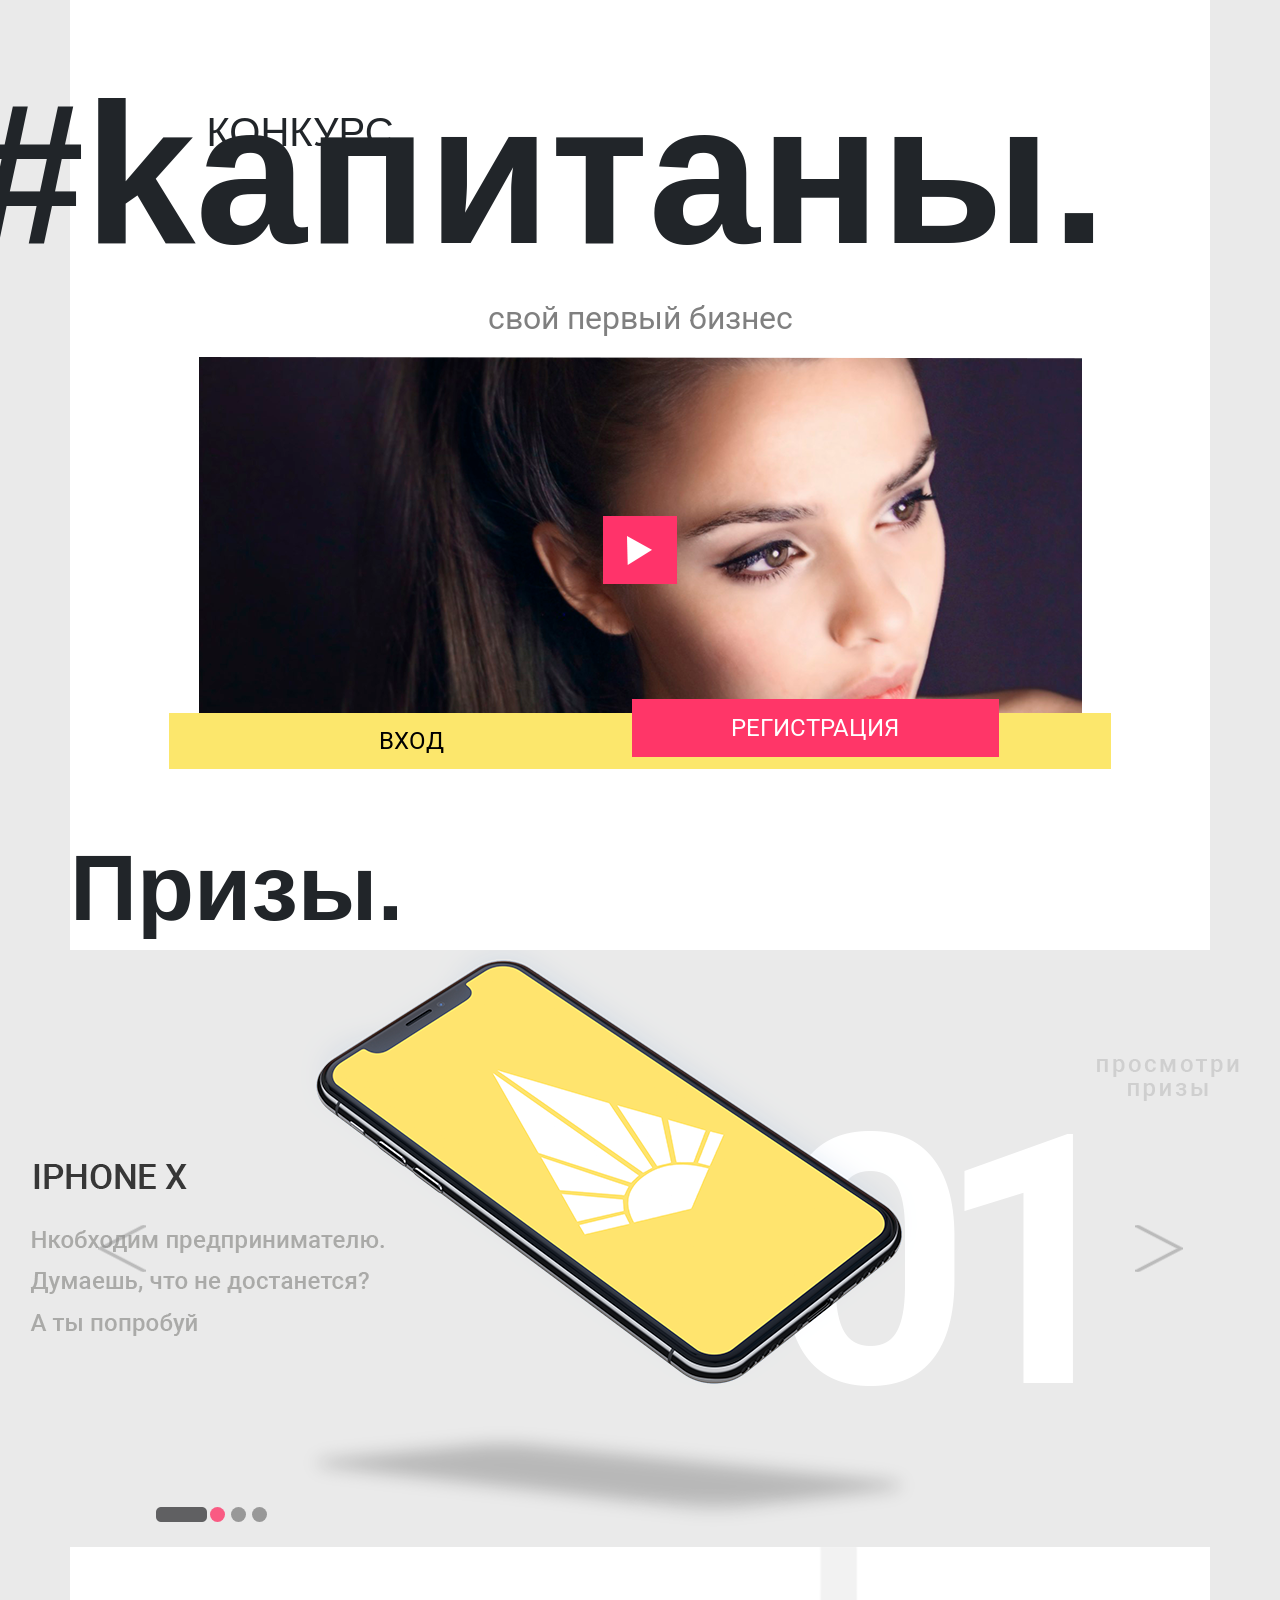
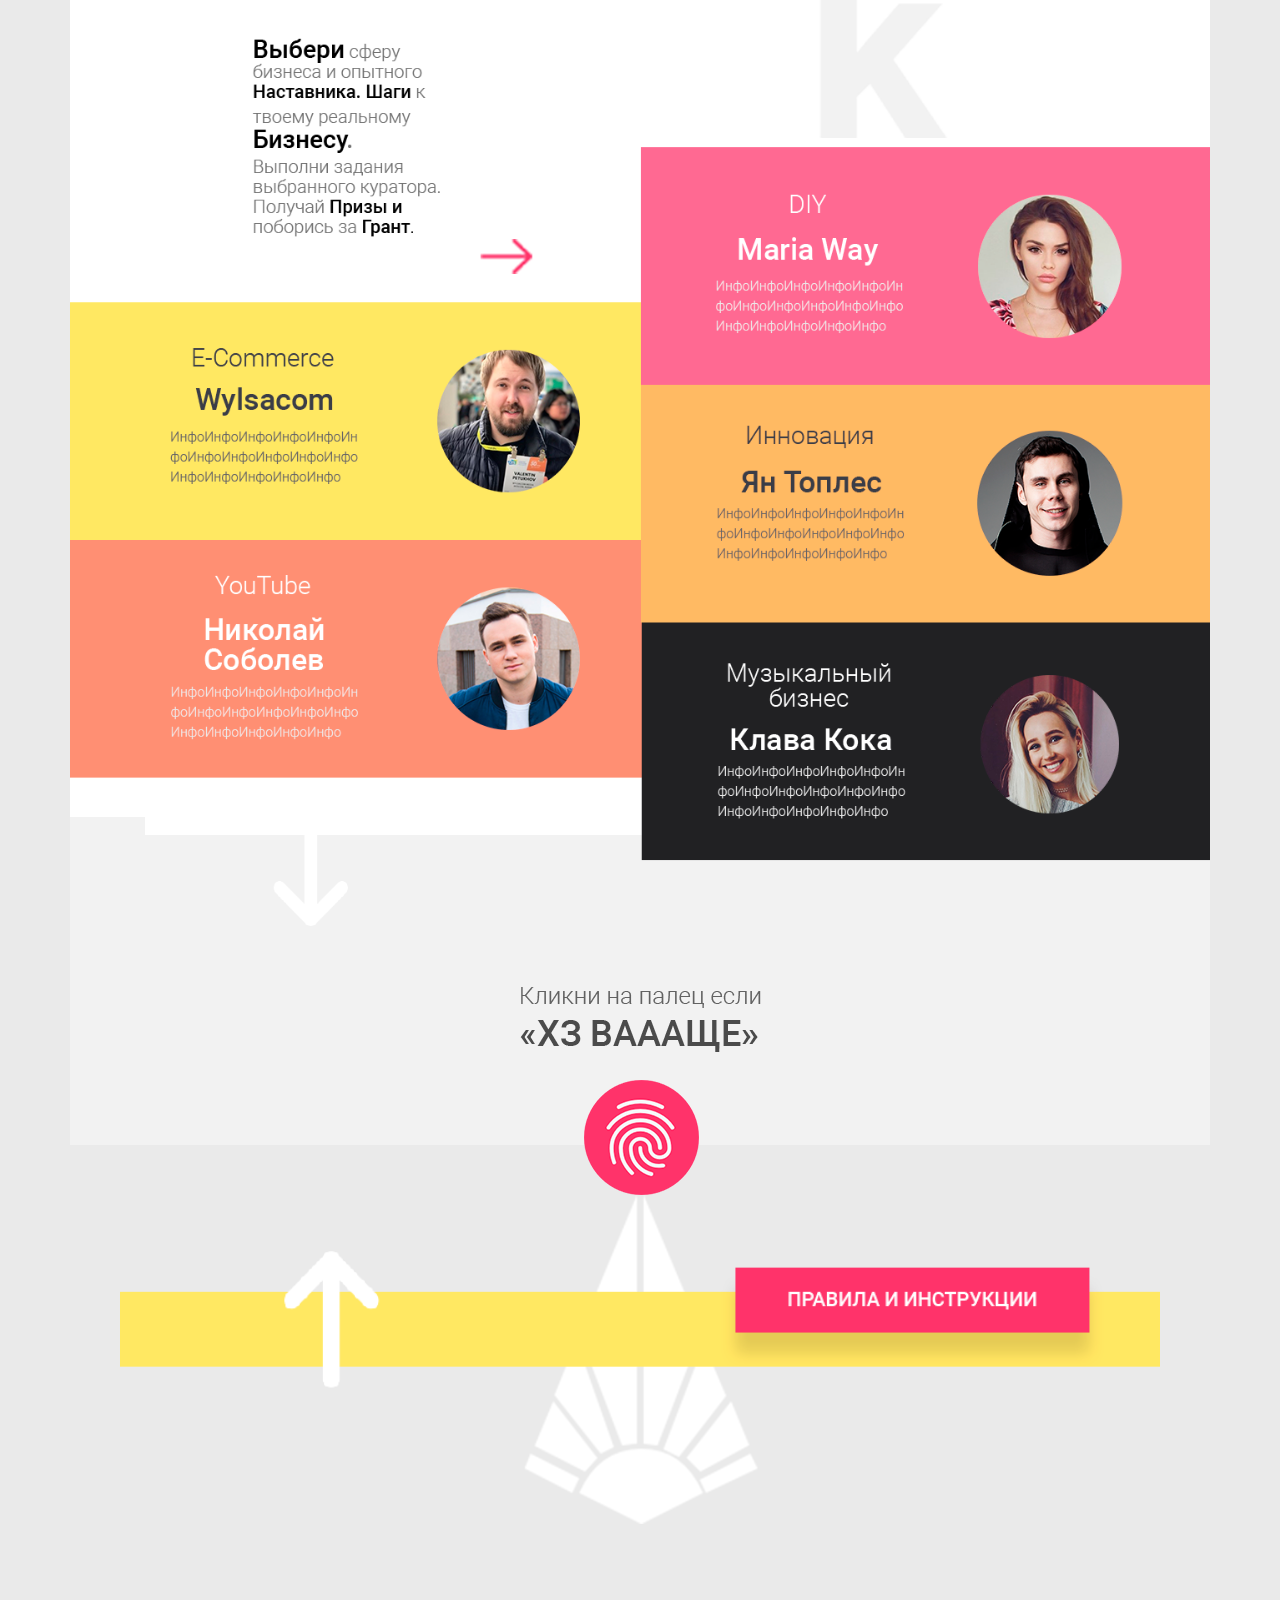
<file: index.html>
<!DOCTYPE html PUBLIC "-//W3C//DTD XHTML 1.0 Transitional//EN" "http://www.w3.org/TR/xhtml1/DTD/xhtml1-transitional.dtd">
<html xmlns="http://www.w3.org/1999/xhtml">
<head>
	<meta http-equiv="Content-Type" content="text/html; charset=utf-8"/>
	<meta name="viewport" content="width=device-width, initial-scale=1.0"/>
	<title>Верстка PSD</title>
	<link href="https://fonts.googleapis.com/css?family=Roboto:400,500i" rel="stylesheet">
	<link rel="stylesheet" href="css/style.css">
	<script type="text/javascript" src="js/jquery-3.2.1.min.js"></script>
	<link rel="stylesheet" href="css/bootstrap.css">
<script src="js/bootstrap.min.js"></script>
<link rel="stylesheet" href="https://www.w3schools.com/w3css/4/w3.css">
</head>
<body>

	<!--Pop-up Авторизация-->
   
    <div id="wrapper">
       <div id="popup" class="pop-up_1">
        <div id="home">
            <div class="container clearfix">
                <h2>Авторизация</h2>
                <button class="btn">Вход через Вконтакте</button>
                <img id="logo" src="img/vk-logo.png">
                <img onclick="auth()" id="cross" src="img/cross.png">
                <ul id="inputs">
                    <li class="lbl"><label for="#input1">Ваш email</label></li>
                    <li class="npt"><input type="email"></li>
                    <li class="pw"><label for="#input2">Пароль</label></li>
                    <li><input type="password"></li>
                    
                    <li class="checkbox"><input id="chk1" type="checkbox"><label for="chk1"></label><span>Запомнить меня</span></li>
                    <li class="checkbox"><input id="chk2" type="checkbox">
                    <label for="chk2"></label><span>Чужой Компьютер</span></li>
                </ul>
                <button class="btn1">ВОЙТИ</button>
            </div>
        </div>
    </div>
    
    <!--Popup-reg-->
    
    <div id="popup1" class="pop-up_2">
        <div id="home">
            <div class="container clearfix">
               <h2>Регистрация</h2>
                <button class="btn">Вход через Вконтакте</button>
                <img id="logo" src="img/vk-logo.png">
                <img onclick="auth1()" id="cross" src="img/cross.png">
                   <ul class="reg-form"> 
                   <button class="btn2">У меня нет аккаунта вконтакте</button>
                    <li class="checkbox"><input id="chk3" type="checkbox"><label for="chk3"></label><span>Принимаю правила конкурса</span></li>
                    <li class="checkbox"><input id="chk4" type="checkbox">
                    <label for="chk4"></label><span>Согласен с политикой обработки <br>персональных данных</span></li>
                </ul>
                <button class="btn1">ВОЙТИ</button>
            </div>
        </div>
    </div>
    
    
    <div class="container-big">
        <div class="header-main">
           <div class="container clearfix">
           <h2 class="h2-font">Конкурс</h2>
            <h1 class="h1-font">#kапитаны.</h1>
            <p id="pt">свой первый бизнес</p>
            <img class="img-responsive" id="video-img" src="img/video.png">
            <button id="button-login" onclick="auth()">вход</button>
            <button onclick="auth1()" id="button-reg">Регистрация</button>
        </div>
    </div>
    
    <div class="container clearfix">
        <div class="prizes">
          <h1 id="prize-heading">Призы.</h1>
        </div>
           
            
        </div>
    
        <div class="container-big"> 
      <div id="carouselExampleIndicators" class="carousel slide" data-ride="carousel" style="background-color:#eaeaea;">
  <ol class="carousel-indicators">
   <img src="img/button-long.png" style="width:51px;height:15px;">
    <li data-target="#carouselExampleIndicators" data-slide-to="0" class="active"></li>
    <li data-target="#carouselExampleIndicators" data-slide-to="1"></li>
    <li data-target="#carouselExampleIndicators" data-slide-to="2"></li>
  </ol>
  <div class="carousel-inner" role="listbox">
    <div class="carousel-item active">
      <img class="d-block img-fluid" src="img/prize.png" alt="First slide">
    </div>
    <div class="carousel-item">
      <img class="d-block img-fluid" src="img/prize.png" alt="Second slide">
    </div>
    <div class="carousel-item">
      <img class="d-block img-fluid" src="img/prize.png" alt="Third slide">
    </div>
  </div>
  <a class="carousel-control-prev" href="#carouselExampleIndicators" role="button" data-slide="prev">
    <span class="carousel-control-prev-icon" aria-hidden="true"></span>
    <span class="sr-only">Previous</span>
  </a>
  <a class="carousel-control-next" href="#carouselExampleIndicators" role="button" data-slide="next">
    <span class="carousel-control-next-icon" aria-hidden="true"></span>
    <span class="sr-only">Next</span>
  </a>
</div>
        </div>
          
           
            
            <div class="container blog">
                <img class="blogers" src="img/blogers.png">
            </div>
            
            <div class="container clearfix">
                <div class="finger">
                    <img src="img/logo-group-bottom.png" style="width:100%;max-width:241px;max-height:208px;position:relative;top:110px">
                </div>
        </div>
                <div class="container">
                <div class="logo-bottom">
                    <img src="img/logo-white-bottom.png" style="width:100%">
                </div>
                </div>
        </div>
    </div>
       
    <script type="text/javascript">
        
         function auth() {
    var x = document.getElementById("popup");
    if (x.style.display === "none") {
        x.style.display = "block";
    } else {
        x.style.display = "none";
    };
};
        
        function auth1() {
            var x = document.getElementById("popup1");
    if (x.style.display === "none") {
        x.style.display = "block";
    } else {
        x.style.display = "none";
    };
};
        
        var slideIndex = 1;
showDivs(slideIndex);

function plusDivs(n) {
  showDivs(slideIndex += n);
}

function currentDiv(n) {
  showDivs(slideIndex = n);
}

function showDivs(n) {
  var i;
  var x = document.getElementsByClassName("prize");
  var dots = document.getElementsByClassName("dots");
  if (n > x.length) {slideIndex = 1}    
  if (n < 1) {slideIndex = x.length}
  for (i = 0; i < x.length; i++) {
     x[i].style.display = "none";  
  }
  for (i = 0; i < dots.length; i++) {
     dots[i].className = dots[i].className.replace(" dot-red", "");
  }
  x[slideIndex-1].style.display = "block";  
  dots[slideIndex-1].className += " dot-red";
}

        
    </script>
</body>
</html>
</file>
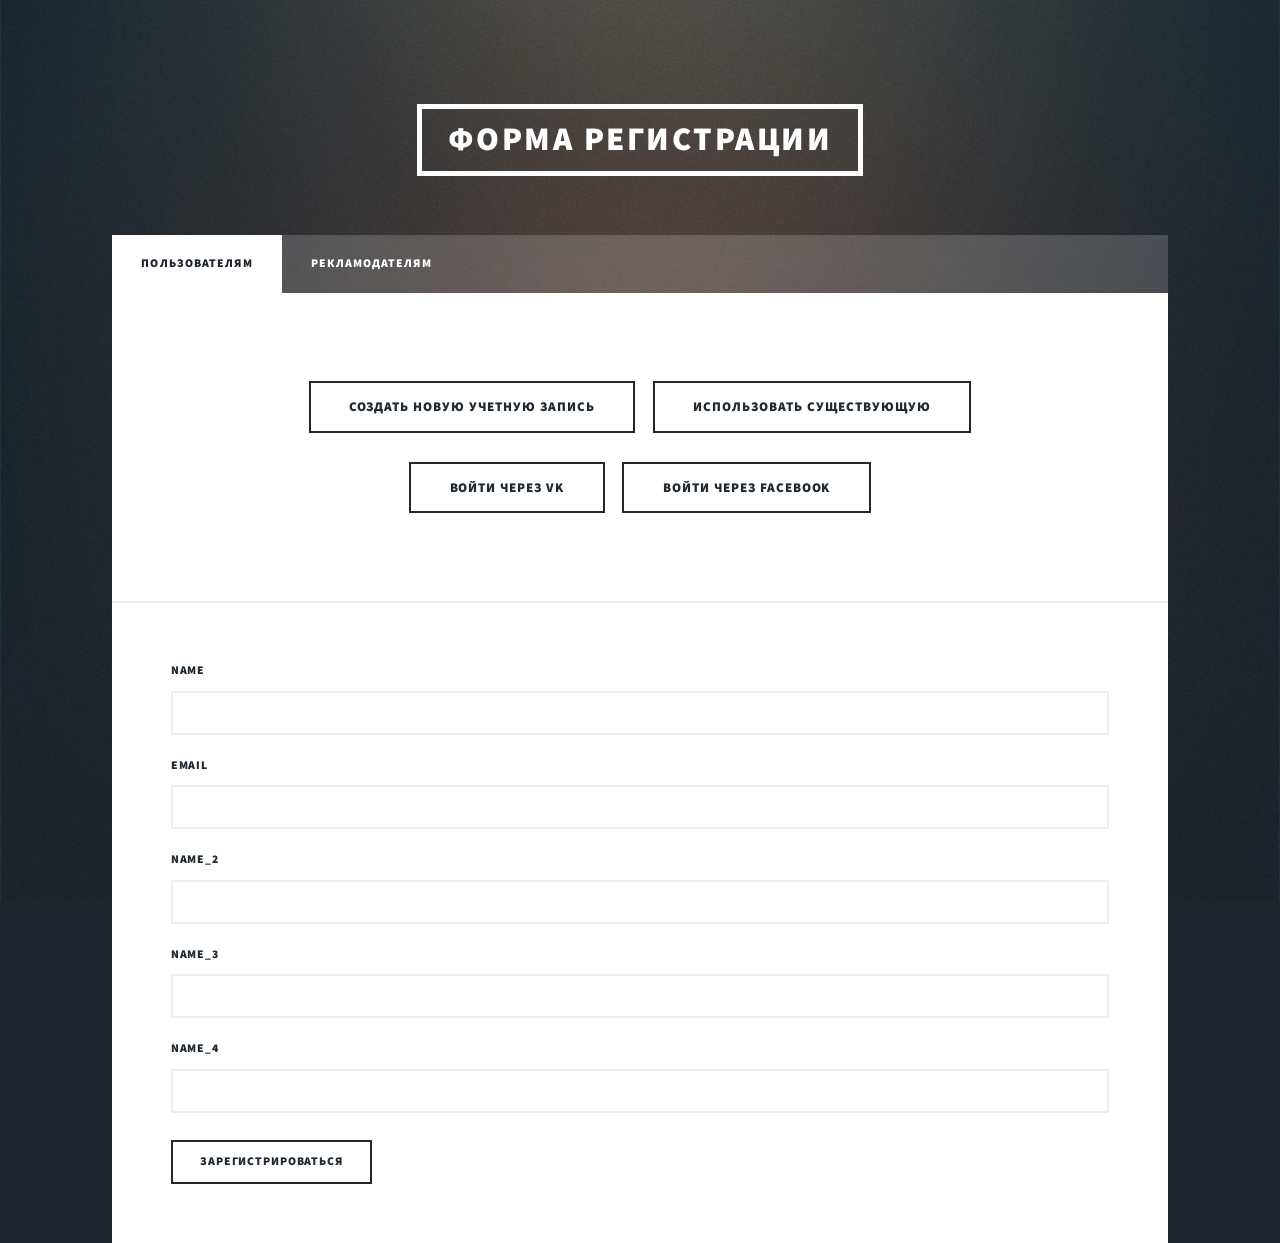
<file: Opros.io view/index.html>
<!DOCTYPE HTML>
<!--
	Massively by HTML5 UP
	html5up.net | @ajlkn
	Free for personal and commercial use under the CCA 3.0 license (html5up.net/license)
-->
<html>
	<head>
		<title>User Registration</title>
		<meta charset="utf-8" />
		<meta name="viewport" content="width=device-width, initial-scale=1, user-scalable=no" />
		<link rel="stylesheet" href="assets/css/main.css" />
		<noscript><link rel="stylesheet" href="assets/css/noscript.css" /></noscript>
	</head>
	<body class="is-loading">

		<!-- Wrapper -->
			<div id="wrapper" class="fade-in">

				<!-- Header -->
					<header id="header">
						<a href="index.html" class="logo">Форма Регистрации</a>
					</header>

				<!-- Nav -->
					 <nav id="nav">
						<ul class="links">
							<li class="active"><a href="index.html">Пользователям</a></li>
              <li><a href="reklama-form.html">Рекламодателям</a></li>
						</ul>
					</nav>

				<!-- Main -->
					<div id="main">

						<!-- Featured Post -->
            <article class="post featured">
            <ul class="actions">
              <li><a href="./index.html" class="button big" id="new-account">Создать новую учетную запись</a></li>
              <li><a href="./existing.html" class="button big" id="ex-account">Использовать существующую</a></li>
            </ul>
            <ul class="actions">
              <li><a href="#" class="button big">Войти через VK</a></li>
              <li><a href="#" class="button big">Войти через FaceBook</a></li>
            </ul>
          </article>
          <!--
							<article class="post featured">
								<header class="major">
									<span class="date">April 25, 2017</span>
									<h2><a href="#">And this is a<br />
									massive headline</a></h2>
									<p>Aenean ornare velit lacus varius enim ullamcorper proin aliquam<br />
									facilisis ante sed etiam magna interdum congue. Lorem ipsum dolor<br />
									amet nullam sed etiam veroeros.</p>
								</header>
								<a href="#" class="image main"><img src="images/pic01.jpg" alt="" /></a>
								<ul class="actions">
									<li><a href="#" class="button big">Full Story</a></li>
								</ul>
							</article> -->

						<!-- Posts -->
            <!--
							<section class="posts">
								<article>
									<header>
										<span class="date">April 24, 2017</span>
										<h2><a href="#">Sed magna<br />
										ipsum faucibus</a></h2>
									</header>
									<a href="#" class="image fit"><img src="images/pic02.jpg" alt="" /></a>
									<p>Donec eget ex magna. Interdum et malesuada fames ac ante ipsum primis in faucibus. Pellentesque venenatis dolor imperdiet dolor mattis sagittis magna etiam.</p>
									<ul class="actions">
										<li><a href="#" class="button">Full Story</a></li>
									</ul>
								</article>
								<article>
									<header>
										<span class="date">April 22, 2017</span>
										<h2><a href="#">Primis eget<br />
										imperdiet lorem</a></h2>
									</header>
									<a href="#" class="image fit"><img src="images/pic03.jpg" alt="" /></a>
									<p>Donec eget ex magna. Interdum et malesuada fames ac ante ipsum primis in faucibus. Pellentesque venenatis dolor imperdiet dolor mattis sagittis magna etiam.</p>
									<ul class="actions">
										<li><a href="#" class="button">Full Story</a></li>
									</ul>
								</article>
								<article>
									<header>
										<span class="date">April 18, 2017</span>
										<h2><a href="#">Ante mattis<br />
										interdum dolor</a></h2>
									</header>
									<a href="#" class="image fit"><img src="images/pic04.jpg" alt="" /></a>
									<p>Donec eget ex magna. Interdum et malesuada fames ac ante ipsum primis in faucibus. Pellentesque venenatis dolor imperdiet dolor mattis sagittis magna etiam.</p>
									<ul class="actions">
										<li><a href="#" class="button">Full Story</a></li>
									</ul>
								</article>
								<article>
									<header>
										<span class="date">April 14, 2017</span>
										<h2><a href="#">Tempus sed<br />
										nulla imperdiet</a></h2>
									</header>
									<a href="#" class="image fit"><img src="images/pic05.jpg" alt="" /></a>
									<p>Donec eget ex magna. Interdum et malesuada fames ac ante ipsum primis in faucibus. Pellentesque venenatis dolor imperdiet dolor mattis sagittis magna etiam.</p>
									<ul class="actions">
										<li><a href="#" class="button">Full Story</a></li>
									</ul>
								</article>
								<article>
									<header>
										<span class="date">April 11, 2017</span>
										<h2><a href="#">Odio magna<br />
										sed consectetur</a></h2>
									</header>
									<a href="#" class="image fit"><img src="images/pic06.jpg" alt="" /></a>
									<p>Donec eget ex magna. Interdum et malesuada fames ac ante ipsum primis in faucibus. Pellentesque venenatis dolor imperdiet dolor mattis sagittis magna etiam.</p>
									<ul class="actions">
										<li><a href="#" class="button">Full Story</a></li>
									</ul>
								</article>
								<article>
									<header>
										<span class="date">April 7, 2017</span>
										<h2><a href="#">Augue lorem<br />
										primis vestibulum</a></h2>
									</header>
									<a href="#" class="image fit"><img src="images/pic07.jpg" alt="" /></a>
									<p>Donec eget ex magna. Interdum et malesuada fames ac ante ipsum primis in faucibus. Pellentesque venenatis dolor imperdiet dolor mattis sagittis magna etiam.</p>
									<ul class="actions">
										<li><a href="#" class="button">Full Story</a></li>
									</ul>
								</article>
							</section> -->

						<!-- Footer -->
							<!--<footer>
								<div class="pagination">
                -->
									<!--<a href="#" class="previous">Prev</a>
									<a href="#" class="page active">1</a>
									<a href="#" class="page">2</a>
									<a href="#" class="page">3</a>
									<span class="extra">&hellip;</span>
									<a href="#" class="page">8</a>
									<a href="#" class="page">9</a>
									<a href="#" class="page">10</a>
									<a href="#" class="next">Next</a>
								</div>
							</footer>

					</div> -->

				<!-- Footer -->
						<article>
							<form method="post" action="#" class="form-new">
								<div class="field">
									<label for="name">Name</label>
									<input type="text" name="name" id="name" />
								</div>
								<div class="field">
									<label for="email">Email</label>
									<input type="text" name="email" id="email" />
								</div>
								<div class="field">
									<label for="name_2">Name_2</label>
									<input type="text" name="name_2" id="name_2" />
								</div>
                <div class="field">
									<label for="name_3">Name_3</label>
									<input type="text" name="name_3" id="name_3" />
								</div>
                <div class="field">
									<label for="name_4">Name_4</label>
									<input type="text" name="name_4" id="name_4" />
								</div>
								<ul class="actions">
									<li><a href="./registration_suc.html" class="button medium">Зарегистрироваться</a></li>
								</ul>
							</form>
						</article>
						<!--<section class="split contact">
							<section class="alt">
								<h3>Address</h3>
								<p>1234 Somewhere Road #87257<br />
								Nashville, TN 00000-0000</p>
							</section>
							<section>
								<h3>Phone</h3>
								<p><a href="#">(000) 000-0000</a></p>
							</section>
							<section>
								<h3>Email</h3>
								<p><a href="#">info@untitled.tld</a></p>
							</section>
							<section>
								<h3>Social</h3>
								<ul class="icons alt">
									<li><a href="#" class="icon alt fa-twitter"><span class="label">Twitter</span></a></li>
									<li><a href="#" class="icon alt fa-facebook"><span class="label">Facebook</span></a></li>
									<li><a href="#" class="icon alt fa-instagram"><span class="label">Instagram</span></a></li>
									<li><a href="#" class="icon alt fa-github"><span class="label">GitHub</span></a></li>
								</ul>
							</section>
						</section>
					</footer> -->

				<!-- Copyright -->
					<!--<div id="copyright">
						<ul><li>&copy; Untitled</li><li>Design: <a href="https://html5up.net">HTML5 UP</a></li></ul>
					</div>

			</div> -->
    <!--Pop-up-->
    <div class="popup form-new" id="popup">
      <span class="home"></span>
      <p class="popup_p">Регистрация прошла успешно!</p>
      <p>Ваш Кошелек был создан! Номер кошелька: №###########</p>
        <a class="close" href="#">Close</a>
        <button class="close">Close</button>
      </div>

		<!-- Scripts -->
			<script src="assets/js/jquery.min.js"></script>
			<script src="assets/js/jquery.scrollex.min.js"></script>
			<script src="assets/js/jquery.scrolly.min.js"></script>
			<script src="assets/js/skel.min.js"></script>
			<script src="assets/js/util.js"></script>
			<script src="assets/js/main.js"></script>
      <script src="assets/js/myscript.js"></script>

	</body>
</html>
</file>
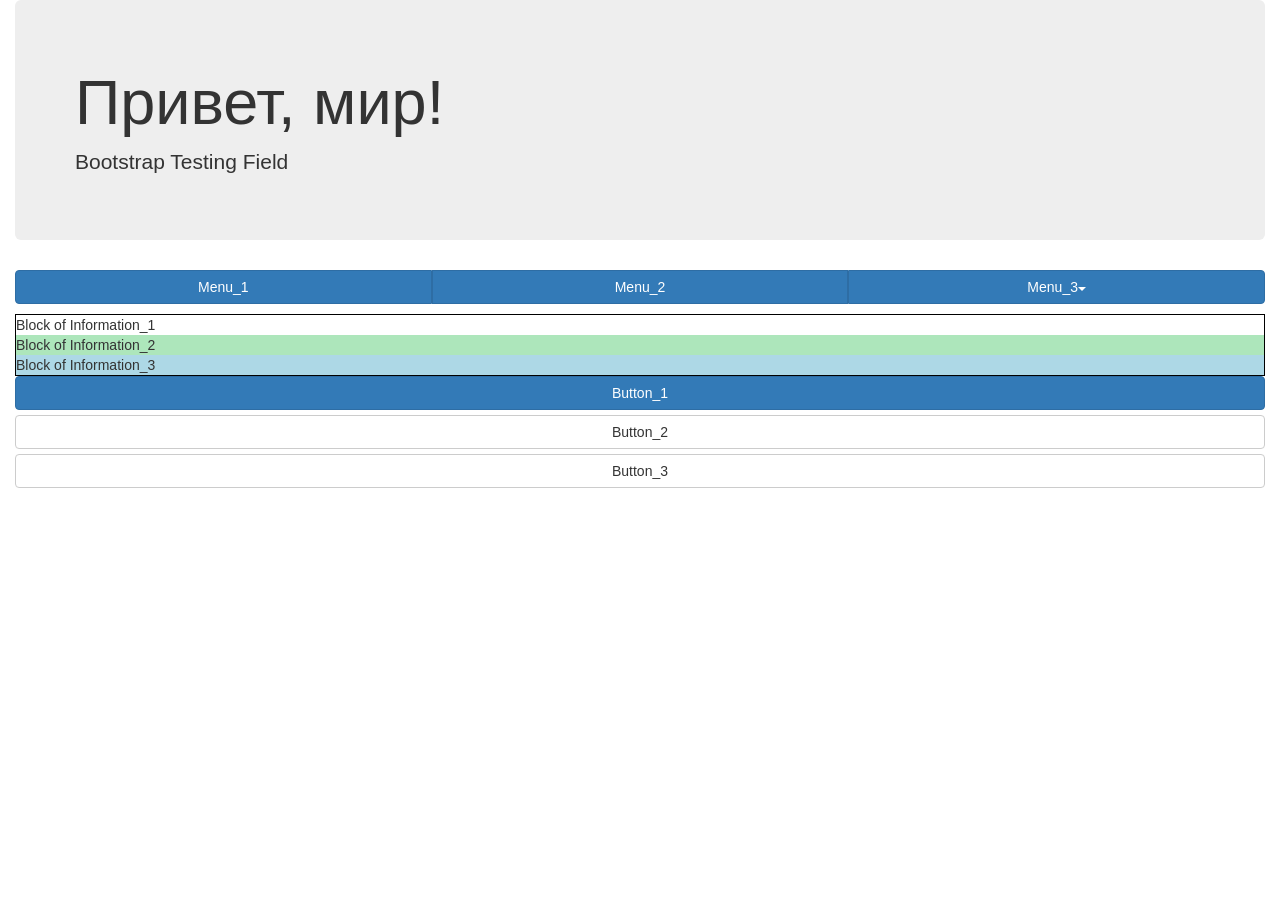
<file: Project_2_bootstrap_less/index.html>
<!DOCTYPE html>
<html lang="en">
  <head>
    <meta charset="utf-8">
    <meta http-equiv="X-UA-Compatible" content="IE=edge">
    <meta name="viewport" content="width=device-width, initial-scale=1">
    <title>Bootstrap 101 Template</title>

    <!-- Bootstrap -->
    <link href="css/bootstrap.min.css" rel="stylesheet">
      <link href="styles.css" rel="stylesheet">

    <!-- HTML5 Shim and Respond.js IE8 support of HTML5 elements and media queries -->
    <!-- WARNING: Respond.js doesn't work if you view the page via file:// -->
    <!--[if lt IE 9]>
      <script src="https://oss.maxcdn.com/libs/html5shiv/3.7.0/html5shiv.js"></script>
      <script src="https://oss.maxcdn.com/libs/respond.js/1.4.2/respond.min.js"></script>
    <![endif]-->
  </head>
  <body>
      <div class="container-fluid">
          <div class="jumbotron">
    <h1>Привет, мир!</h1>
              <p> Bootstrap Testing Field</p>
          </div>
      <div class="btn-group btn-group-justified">
          <div class="btn-group">
              <button type="button" class="btn btn-primary">Menu_1</button></div>
          <div class="btn-group">
              <button type="button" class="btn btn-primary">Menu_2</button></div>
          <div class="btn-group">
              <button type="button" class="btn btn-primary dropdown-toggle" data-toggle="dropdown">Menu_3<span class="caret"></span></button>
          <ul class="dropdown-menu" role="menu">
              <li><a href="#">Submenu_1</a></li>
              <li><a href="#">Submenu_2</a></li>
              </ul></div>
          </div>
      <div class="blocks">
      <div class="block1">Block of Information_1</div>
      <div class="block2">Block of Information_2</div>
      <div class="block3">Block of Information_3</div>
      </div>
          <button type="button" class="btn btn-primary btn-block">Button_1</button>
          <button type="button" class="btn btn-default btn-block">Button_2</button>
          <button type="button" class="btn btn-default btn-block">Button_3</button>
      </div>

    <!-- jQuery (necessary for Bootstrap's JavaScript plugins) -->
    <script src="https://ajax.googleapis.com/ajax/libs/jquery/1.11.0/jquery.min.js"></script>
    <!-- Include all compiled plugins (below), or include individual files as needed -->
    <script src="js/bootstrap.min.js"></script>
  </body>
</html>
</file>
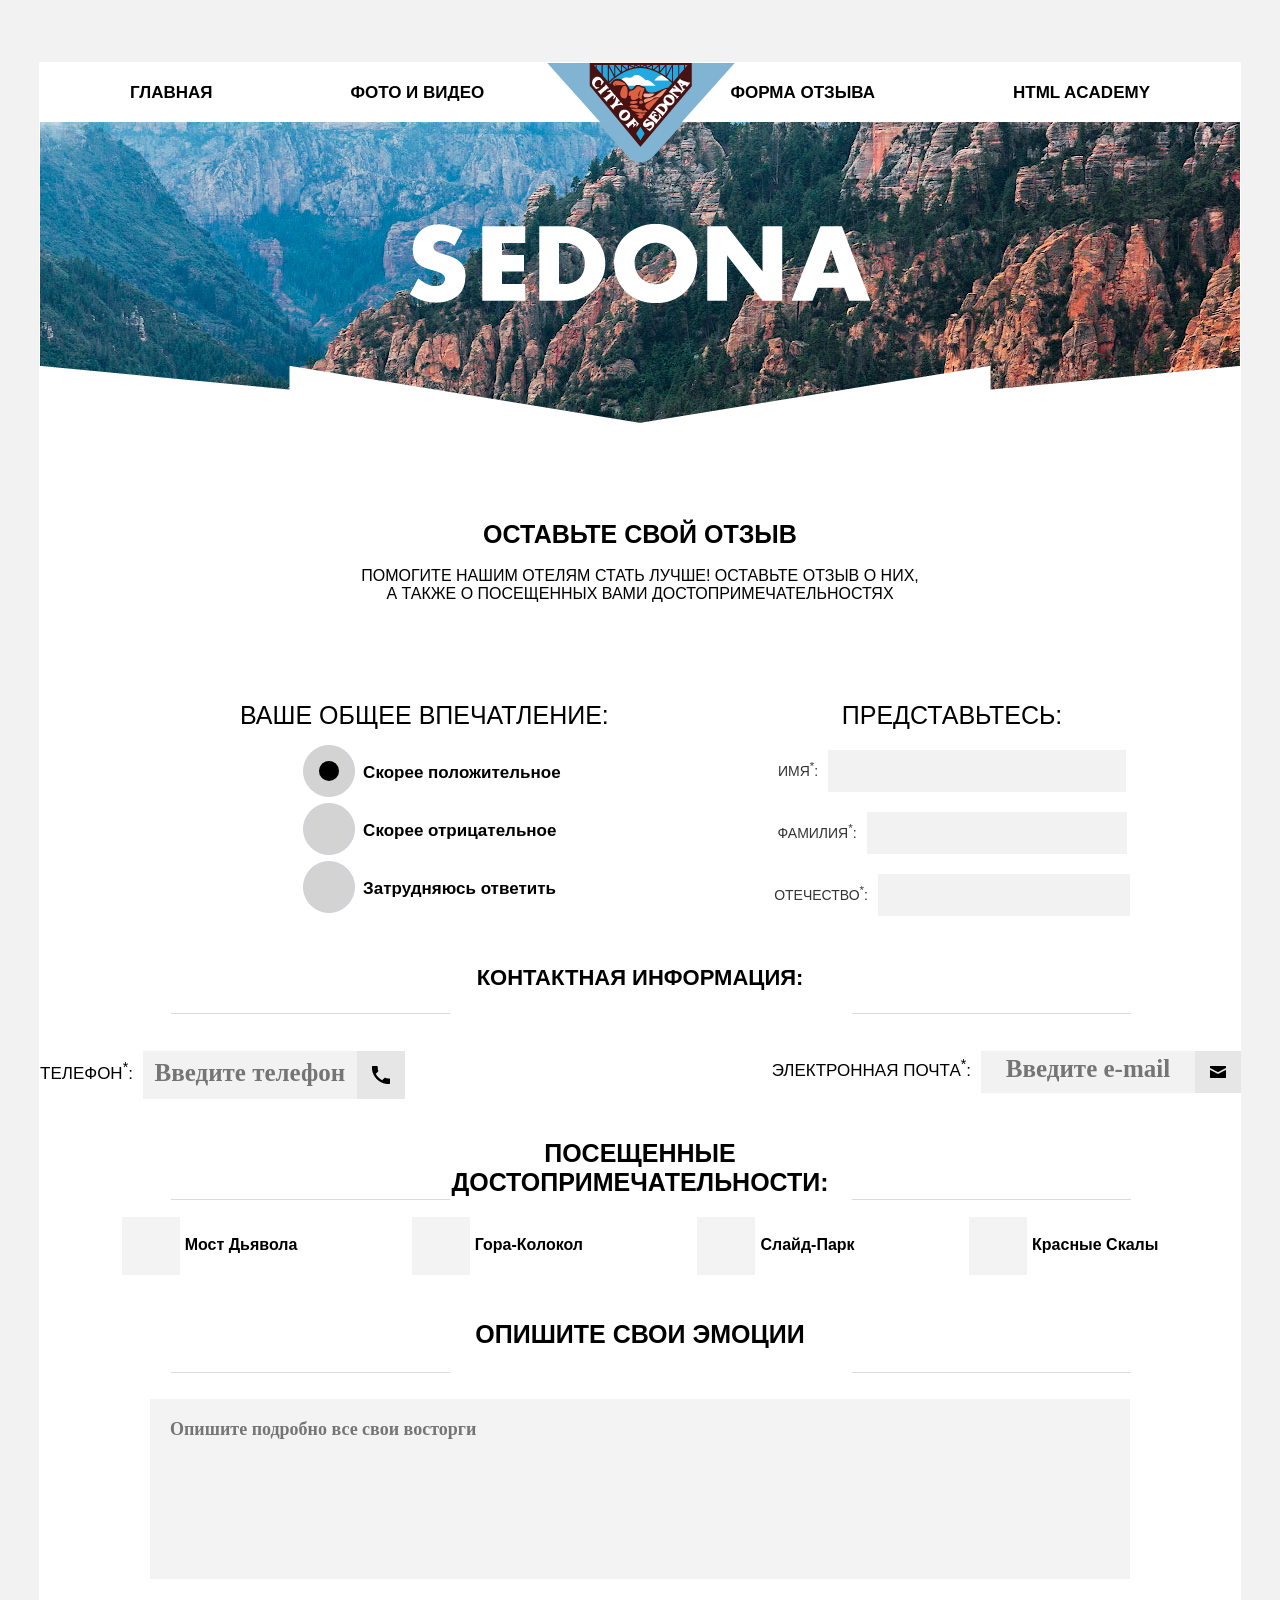
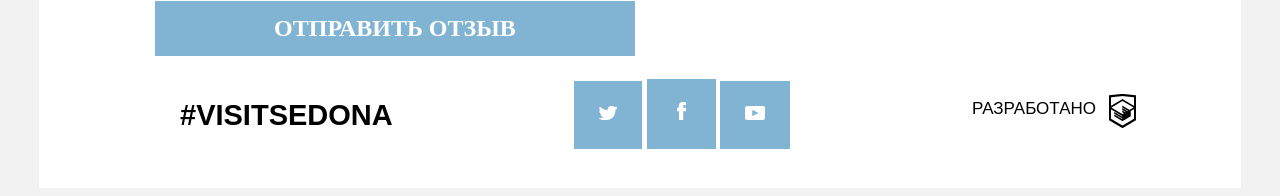
<file: Sedona_project/index.html>
<!DOCTYPE html>
<html>
 <head>
     <script type="text/javascript" src="https://ajax.googleapis.com/ajax/libs/jquery/3.2.1/jquery.min.js"></script>
     
     <script type="text/javascript" src="js/jquery.validate.min.js"></script>
      
       <link rel="stylesheet" href="jquery-ui.min.css">
     <script src="js/jquery-ui.min.js"></script>
     
     <script src="js/jquery-ui.js"></script>
     <link rel="stylesheet" href="jquery-ui.css">
     
     <script type="text/javascript" src="js/myscript.js"></script>
     
     <link rel="stylesheet" href="styles.css">
     
     <link href="media-queries.css" rel="stylesheet" type="text/css">
     
     <link href="media-queries-phone.css" rel="stylesheet">
     
  <meta charset="utf-8" />
  <title>HTML5</title>
  <!--[if IE]>
   <script src="http://html5shiv.googlecode.com/svn/trunk/html5.js"></script>
  <![endif]-->
  <style>
   article, aside, details, figcaption, figure, footer,header,
   hgroup, menu, nav, section { display: block;}
  </style>
 </head>
 <body>
     
     <div id="dialog" title="ОШИБКА">Есть незаполненные формы!</div>
     <div id="e_dialog" title="УСПЕХ">Ты красавчик ваще!</div>
     
     <div class="hamburger-header layout-positioner">
     <button class="hamburger"><img src="img/icon-menu.png"></button>
     <button class="cross"><img src="img/icon-cross.png"></button>
     </div>
     
     <div class="menu-mobile layout-positioner">
         <ul>
             <a href="#"><li>ГЛАВНАЯ</li></a>
             <a href="#"><li>ФОТО И ВИДЕО</li></a>
             <a href="#"><li>ФОРМА ОТЗЫВА</li></a>
             <a href="#"><li>HTML ACADEMY</li></a>
         </ul>
     </div>
     
     <div class="header">
         
         <!--- LINES -->
         <span class="lines" id="line1"><img src="img/line.png"></span>
         <span class="lines" id="line2"><img src="img/line.png"></span>
         <span class="lines" id="line3"><img src="img/line.png"></span>
         
         <span class="lines" id="line1-tablet"><img src="img/line-tablet.png"></span>
         <span class="lines" id="line2-tablet"><img src="img/line-tablet.png"></span>
         <span class="lines" id="line3-tablet"><img src="img/line-tablet.png"></span>
    
     
         <!--- HEADER MENU -->
         
     <div class="menu layout-positioner">
         <div class="menu main"><a href=#>Главная</a></div>
         <div class="menu media"><a href=#>Фото и Видео</a></div>
         <div class="menu academy"><a href=#>HTML Academy</a></div>
         <div class="menu reply"><a href=#>Форма Отзыва</a></div>
         <div class="logo"><img src="img/logotype-desktop.png"></div>
         <div class="logo-mobile"><img src="img/logotyle-mobile.png"></div></div>
     </div>
     <div class="sedona-image layout-positioner"><img src="img/sedona-form-desktop.jpg"></div>
     
     <!-- RATES FORM AND START DESCRIPTION -->
     
     <div class="content layout-positioner"><b>Оставьте свой отзыв</b><br>
         <span class="content text-desc">Помогите нашим отелям стать лучше! оставьте отзыв о них,<br> а также о посещенных вами достопримечательностях</span><br>
         <div class="content-row">
             <div class="content rate"><span>Ваше Общее Впечатление:</span><br>
         <div class="content rate-form l">
             <ul>
             <form name="rates" action="handler.php">
                 <li></li>
                 <div class="radio1"><input type="radio" name="rate1" value="grate" id="radio1" checked>
                     <label for="radio1"></label><b>Скорее положительное</b></div><br>
                 <li></li>
                 <div class="radio2"><input type="radio" name="rate1" value="brate" id="radio2">
                     <label for="radio2"></label><b>Скорее отрицательное</b></div><br>
                 <li></li>
                 <div class="radio3"><input type="radio" name="rate1" value="mrate" id="radio3">
                     <label for="radio3"></label><b>Затрудняюсь ответить<br></b></div>
             </form>
             </ul>
         </div>
         </div>
             
             <!-- NAME FORM -->
             
             <div class="content name"><span>Представьтесь:</span><br>
         <div class="content name-form">
             <form id="nameform" name="name-post" method="post" action="handler.php">
                 <label for="name1"><b>Имя<sup>*</sup>:</b></label><input type="text" size="40" id="name1" ><br>
             <b>Фамилия<sup>*</sup>:</b><input type="text" size="40" id="lastname"><label for="middlename"><br>
                 <b>Отечество<sup>*</sup>:</b></label><input type="text" size="20" id="middlename"><br>
         </form>
         </div>
         </div>
         </div>
         
         <!--CONTACTS -->
         
     <div class="content contacts">
         <div class="contact-info-text">Контактная информация:</div>
      <form class="cmxform" id="contact-form" method="get" action="">   
     <div class="content telephone-form"><span class="device-version">Контактный телефон<sup>*</sup></span>
         <b>Телефон<sup>*</sup>:</b><textarea id="tel-textarea" rows="2" cols="30" placeholder="Введите телефон" required digits></textarea><img src="img/phone.png"></div>
         <div class="content email-form"><span><b>Электронная почта<sup>*</sup>:</b></span><textarea id="email-textarea" rows="2" type="email" cols="30" placeholder="Введите e-mail" required email></textarea><img src="img/mail.png"></div>
         <div class="content button" id="go"><input type="submit" value="Отправить Отзыв">
             </div>
             </form>
         </div>
         
         <!-- SIGHTSEENS -->
         
         <div class="content sights"><span class="content intro-text">Посещенные<br> достопримечательности:</span>
         <div class="content sight-form">
         <form name="post-sights" method="post">
             <span class="checkbox1">
                 <input type="checkbox" id="checkbox1" hidden><label for="checkbox1"></label><span class="text">Мост Дьявола</span></span>
             <span class="checkbox2">
                 <input type="checkbox" id="checkbox2" hidden><label for="checkbox2"></label><span class="text">Гора-Колокол</span></span>
             <span class="checkbox3">
                 <input type="checkbox" id="checkbox3" hidden><label for="checkbox3"></label><span class="text">Слайд-Парк</span></span>
             <span class="checkbox4">
                 <input type="checkbox" id="checkbox4" hidden><label for="checkbox4"></label><span class="text">Красные Скалы</span></span></form></div>
         </div>
         
         <!-- DESCRIPTION TEXTAREA -->
         
         <div class="content emotions"><span class="text-intro">Опишите свои эмоции</span>
         <div class="content emotions-form"><textarea rows="10" cols="50" placeholder="Опишите подробно все свои восторги"></textarea></div>
             <div class="content text-3">* - Обязательные поля</div><br>
     </div>
     </div>
     
     <!-- FOOTER -->
     
     <div class="footer layout-positioner">
         <div class="footer text-1">#VISITSEDONA</div>
         <div class="footer text-2">РАЗРАБОТАНО</div>
         <div class="footer social">
     <div class="footer icon-1"><img src="img/icon-twitter.png"></div>
     <div class="footer icon-2"><img src="img/icon-facebook.png"></div>
     <div class="footer icon-3"><img src="img/icon-youtube.png"></div>
         </div>
     <div class="footer icon-4"><img src="img/htmlacademy.png"></div>
     </div>
     
     <!-- POP-UP WINDOW -->
 </body>
</html>
</file>
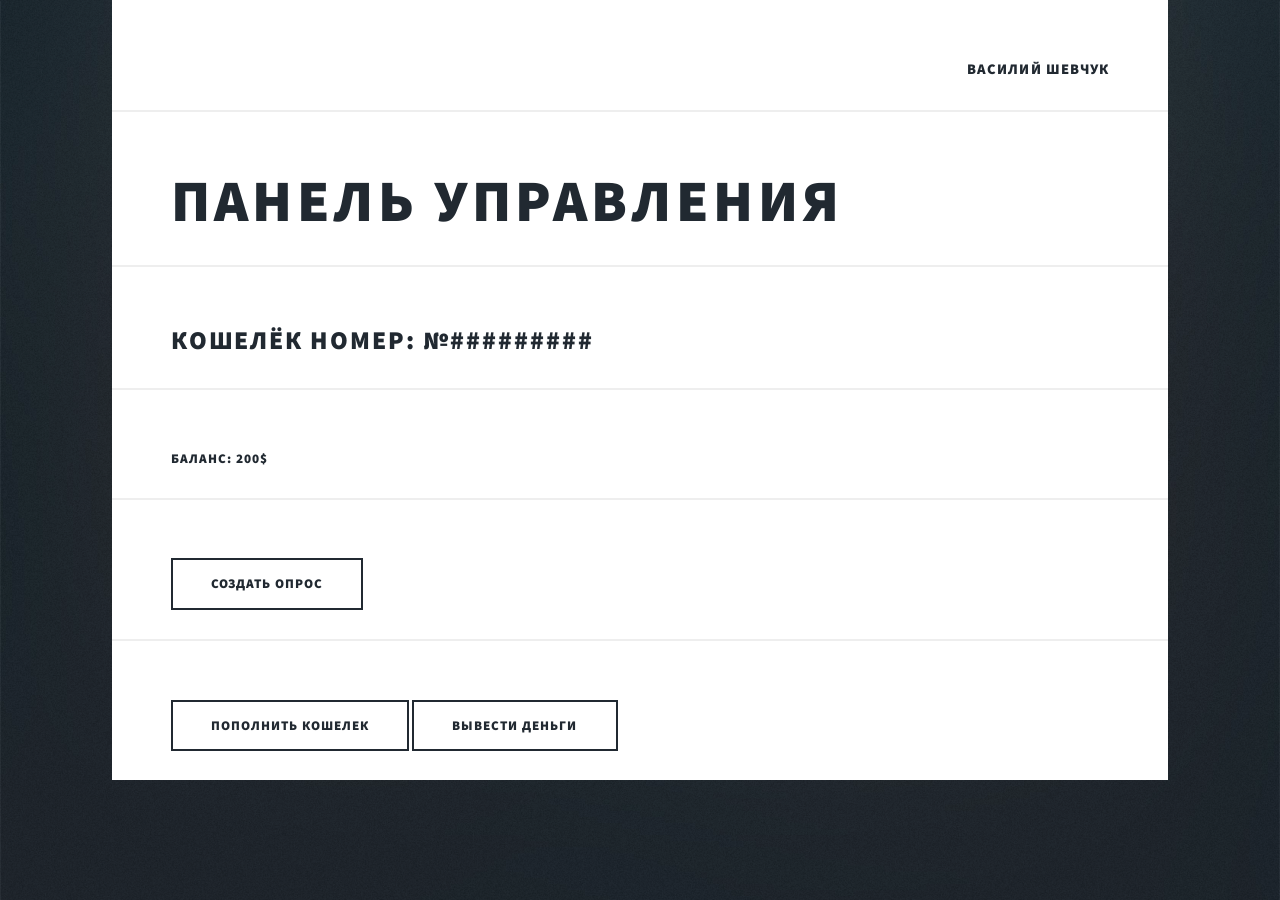
<file: Opros.io view/administration.html>
<html>
	<head>
		<title>Панель управления</title>
		<meta charset="utf-8" />
		<meta name="viewport" content="width=device-width, initial-scale=1, user-scalable=no" />
		<link rel="stylesheet" href="assets/css/main.css" />
		<noscript><link rel="stylesheet" href="assets/css/noscript.css" /></noscript>
	</head>
	<body class="is-loading">

		<!-- Wrapper -->
			<div id="wrapper" class="fade-in">

				<!-- Main -->
					<div id="main">

						<!-- Featured Post -->
            <h4 style="text-align:right;">Василий Шевчук</h4>
          <h1>Панель управления</h1>
          <h2>Кошелёк номер: №#########</h2>
          <h5>Баланс: 200$</h3>
          <ul class="actions">
          <button class="button big">Создать опрос</button>
        </ul>
        <ul class="actions">
          <button class="button big">ПОполнить кошелек</button>
          <button class="button big">Вывести деньги</button>
        </ul>
          <!--
							<article class="post featured">
								<header class="major">
									<span class="date">April 25, 2017</span>
									<h2><a href="#">And this is a<br />
									massive headline</a></h2>
									<p>Aenean ornare velit lacus varius enim ullamcorper proin aliquam<br />
									facilisis ante sed etiam magna interdum congue. Lorem ipsum dolor<br />
									amet nullam sed etiam veroeros.</p>
								</header>
								<a href="#" class="image main"><img src="images/pic01.jpg" alt="" /></a>
								<ul class="actions">
									<li><a href="#" class="button big">Full Story</a></li>
								</ul>
							</article> -->

						<!-- Posts -->
            <!--
							<section class="posts">
								<article>
									<header>
										<span class="date">April 24, 2017</span>
										<h2><a href="#">Sed magna<br />
										ipsum faucibus</a></h2>
									</header>
									<a href="#" class="image fit"><img src="images/pic02.jpg" alt="" /></a>
									<p>Donec eget ex magna. Interdum et malesuada fames ac ante ipsum primis in faucibus. Pellentesque venenatis dolor imperdiet dolor mattis sagittis magna etiam.</p>
									<ul class="actions">
										<li><a href="#" class="button">Full Story</a></li>
									</ul>
								</article>
								<article>
									<header>
										<span class="date">April 22, 2017</span>
										<h2><a href="#">Primis eget<br />
										imperdiet lorem</a></h2>
									</header>
									<a href="#" class="image fit"><img src="images/pic03.jpg" alt="" /></a>
									<p>Donec eget ex magna. Interdum et malesuada fames ac ante ipsum primis in faucibus. Pellentesque venenatis dolor imperdiet dolor mattis sagittis magna etiam.</p>
									<ul class="actions">
										<li><a href="#" class="button">Full Story</a></li>
									</ul>
								</article>
								<article>
									<header>
										<span class="date">April 18, 2017</span>
										<h2><a href="#">Ante mattis<br />
										interdum dolor</a></h2>
									</header>
									<a href="#" class="image fit"><img src="images/pic04.jpg" alt="" /></a>
									<p>Donec eget ex magna. Interdum et malesuada fames ac ante ipsum primis in faucibus. Pellentesque venenatis dolor imperdiet dolor mattis sagittis magna etiam.</p>
									<ul class="actions">
										<li><a href="#" class="button">Full Story</a></li>
									</ul>
								</article>
								<article>
									<header>
										<span class="date">April 14, 2017</span>
										<h2><a href="#">Tempus sed<br />
										nulla imperdiet</a></h2>
									</header>
									<a href="#" class="image fit"><img src="images/pic05.jpg" alt="" /></a>
									<p>Donec eget ex magna. Interdum et malesuada fames ac ante ipsum primis in faucibus. Pellentesque venenatis dolor imperdiet dolor mattis sagittis magna etiam.</p>
									<ul class="actions">
										<li><a href="#" class="button">Full Story</a></li>
									</ul>
								</article>
								<article>
									<header>
										<span class="date">April 11, 2017</span>
										<h2><a href="#">Odio magna<br />
										sed consectetur</a></h2>
									</header>
									<a href="#" class="image fit"><img src="images/pic06.jpg" alt="" /></a>
									<p>Donec eget ex magna. Interdum et malesuada fames ac ante ipsum primis in faucibus. Pellentesque venenatis dolor imperdiet dolor mattis sagittis magna etiam.</p>
									<ul class="actions">
										<li><a href="#" class="button">Full Story</a></li>
									</ul>
								</article>
								<article>
									<header>
										<span class="date">April 7, 2017</span>
										<h2><a href="#">Augue lorem<br />
										primis vestibulum</a></h2>
									</header>
									<a href="#" class="image fit"><img src="images/pic07.jpg" alt="" /></a>
									<p>Donec eget ex magna. Interdum et malesuada fames ac ante ipsum primis in faucibus. Pellentesque venenatis dolor imperdiet dolor mattis sagittis magna etiam.</p>
									<ul class="actions">
										<li><a href="#" class="button">Full Story</a></li>
									</ul>
								</article>
							</section> -->

						<!-- Footer -->
							<!--<footer>
								<div class="pagination">
                -->
									<!--<a href="#" class="previous">Prev</a>
									<a href="#" class="page active">1</a>
									<a href="#" class="page">2</a>
									<a href="#" class="page">3</a>
									<span class="extra">&hellip;</span>
									<a href="#" class="page">8</a>
									<a href="#" class="page">9</a>
									<a href="#" class="page">10</a>
									<a href="#" class="next">Next</a>
								</div>
							</footer>

					</div> -->

				<!-- Footer -->
						<!--<section class="split contact">
							<section class="alt">
								<h3>Address</h3>
								<p>1234 Somewhere Road #87257<br />
								Nashville, TN 00000-0000</p>
							</section>
							<section>
								<h3>Phone</h3>
								<p><a href="#">(000) 000-0000</a></p>
							</section>
							<section>
								<h3>Email</h3>
								<p><a href="#">info@untitled.tld</a></p>
							</section>
							<section>
								<h3>Social</h3>
								<ul class="icons alt">
									<li><a href="#" class="icon alt fa-twitter"><span class="label">Twitter</span></a></li>
									<li><a href="#" class="icon alt fa-facebook"><span class="label">Facebook</span></a></li>
									<li><a href="#" class="icon alt fa-instagram"><span class="label">Instagram</span></a></li>
									<li><a href="#" class="icon alt fa-github"><span class="label">GitHub</span></a></li>
								</ul>
							</section>
						</section>
					</footer> -->

				<!-- Copyright -->
					<!--<div id="copyright">
						<ul><li>&copy; Untitled</li><li>Design: <a href="https://html5up.net">HTML5 UP</a></li></ul>
					</div>

			</div> -->

		<!-- Scripts -->
			<script src="assets/js/jquery.min.js"></script>
			<script src="assets/js/jquery.scrollex.min.js"></script>
			<script src="assets/js/jquery.scrolly.min.js"></script>
			<script src="assets/js/skel.min.js"></script>
			<script src="assets/js/util.js"></script>
			<script src="assets/js/main.js"></script>

	</body>
</html>
</file>
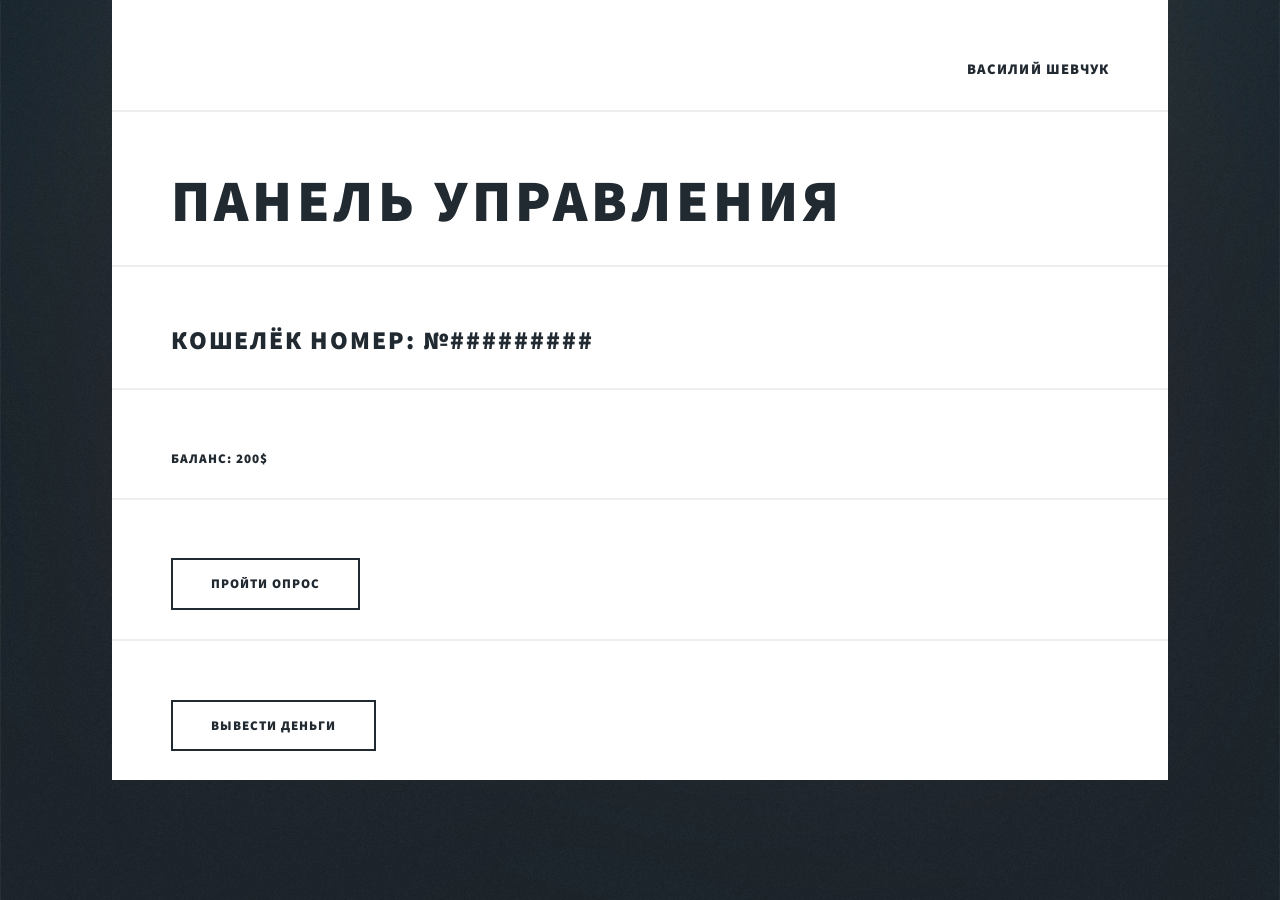
<file: Opros.io view/administration_user.html>
<html>
	<head>
		<title>Панель управления</title>
		<meta charset="utf-8" />
		<meta name="viewport" content="width=device-width, initial-scale=1, user-scalable=no" />
		<link rel="stylesheet" href="assets/css/main.css" />
		<noscript><link rel="stylesheet" href="assets/css/noscript.css" /></noscript>
	</head>
	<body class="is-loading">

		<!-- Wrapper -->
			<div id="wrapper" class="fade-in">

				<!-- Main -->
					<div id="main">

						<!-- Featured Post -->
            <h4 style="text-align:right;">Василий Шевчук</h4>
          <h1>Панель управления</h1>
          <h2>Кошелёк номер: №#########</h2>
          <h5>Баланс: 200$</h3>
          <ul class="actions">
          <a href="./opros.html" class="button big">Пройти опрос</a>
        </ul>
        <ul class="actions">
          <button class="button big">Вывести деньги</button>
        </ul>
          <!--
							<article class="post featured">
								<header class="major">
									<span class="date">April 25, 2017</span>
									<h2><a href="#">And this is a<br />
									massive headline</a></h2>
									<p>Aenean ornare velit lacus varius enim ullamcorper proin aliquam<br />
									facilisis ante sed etiam magna interdum congue. Lorem ipsum dolor<br />
									amet nullam sed etiam veroeros.</p>
								</header>
								<a href="#" class="image main"><img src="images/pic01.jpg" alt="" /></a>
								<ul class="actions">
									<li><a href="#" class="button big">Full Story</a></li>
								</ul>
							</article> -->

						<!-- Posts -->
            <!--
							<section class="posts">
								<article>
									<header>
										<span class="date">April 24, 2017</span>
										<h2><a href="#">Sed magna<br />
										ipsum faucibus</a></h2>
									</header>
									<a href="#" class="image fit"><img src="images/pic02.jpg" alt="" /></a>
									<p>Donec eget ex magna. Interdum et malesuada fames ac ante ipsum primis in faucibus. Pellentesque venenatis dolor imperdiet dolor mattis sagittis magna etiam.</p>
									<ul class="actions">
										<li><a href="#" class="button">Full Story</a></li>
									</ul>
								</article>
								<article>
									<header>
										<span class="date">April 22, 2017</span>
										<h2><a href="#">Primis eget<br />
										imperdiet lorem</a></h2>
									</header>
									<a href="#" class="image fit"><img src="images/pic03.jpg" alt="" /></a>
									<p>Donec eget ex magna. Interdum et malesuada fames ac ante ipsum primis in faucibus. Pellentesque venenatis dolor imperdiet dolor mattis sagittis magna etiam.</p>
									<ul class="actions">
										<li><a href="#" class="button">Full Story</a></li>
									</ul>
								</article>
								<article>
									<header>
										<span class="date">April 18, 2017</span>
										<h2><a href="#">Ante mattis<br />
										interdum dolor</a></h2>
									</header>
									<a href="#" class="image fit"><img src="images/pic04.jpg" alt="" /></a>
									<p>Donec eget ex magna. Interdum et malesuada fames ac ante ipsum primis in faucibus. Pellentesque venenatis dolor imperdiet dolor mattis sagittis magna etiam.</p>
									<ul class="actions">
										<li><a href="#" class="button">Full Story</a></li>
									</ul>
								</article>
								<article>
									<header>
										<span class="date">April 14, 2017</span>
										<h2><a href="#">Tempus sed<br />
										nulla imperdiet</a></h2>
									</header>
									<a href="#" class="image fit"><img src="images/pic05.jpg" alt="" /></a>
									<p>Donec eget ex magna. Interdum et malesuada fames ac ante ipsum primis in faucibus. Pellentesque venenatis dolor imperdiet dolor mattis sagittis magna etiam.</p>
									<ul class="actions">
										<li><a href="#" class="button">Full Story</a></li>
									</ul>
								</article>
								<article>
									<header>
										<span class="date">April 11, 2017</span>
										<h2><a href="#">Odio magna<br />
										sed consectetur</a></h2>
									</header>
									<a href="#" class="image fit"><img src="images/pic06.jpg" alt="" /></a>
									<p>Donec eget ex magna. Interdum et malesuada fames ac ante ipsum primis in faucibus. Pellentesque venenatis dolor imperdiet dolor mattis sagittis magna etiam.</p>
									<ul class="actions">
										<li><a href="#" class="button">Full Story</a></li>
									</ul>
								</article>
								<article>
									<header>
										<span class="date">April 7, 2017</span>
										<h2><a href="#">Augue lorem<br />
										primis vestibulum</a></h2>
									</header>
									<a href="#" class="image fit"><img src="images/pic07.jpg" alt="" /></a>
									<p>Donec eget ex magna. Interdum et malesuada fames ac ante ipsum primis in faucibus. Pellentesque venenatis dolor imperdiet dolor mattis sagittis magna etiam.</p>
									<ul class="actions">
										<li><a href="#" class="button">Full Story</a></li>
									</ul>
								</article>
							</section> -->

						<!-- Footer -->
							<!--<footer>
								<div class="pagination">
                -->
									<!--<a href="#" class="previous">Prev</a>
									<a href="#" class="page active">1</a>
									<a href="#" class="page">2</a>
									<a href="#" class="page">3</a>
									<span class="extra">&hellip;</span>
									<a href="#" class="page">8</a>
									<a href="#" class="page">9</a>
									<a href="#" class="page">10</a>
									<a href="#" class="next">Next</a>
								</div>
							</footer>

					</div> -->

				<!-- Footer -->
						<!--<section class="split contact">
							<section class="alt">
								<h3>Address</h3>
								<p>1234 Somewhere Road #87257<br />
								Nashville, TN 00000-0000</p>
							</section>
							<section>
								<h3>Phone</h3>
								<p><a href="#">(000) 000-0000</a></p>
							</section>
							<section>
								<h3>Email</h3>
								<p><a href="#">info@untitled.tld</a></p>
							</section>
							<section>
								<h3>Social</h3>
								<ul class="icons alt">
									<li><a href="#" class="icon alt fa-twitter"><span class="label">Twitter</span></a></li>
									<li><a href="#" class="icon alt fa-facebook"><span class="label">Facebook</span></a></li>
									<li><a href="#" class="icon alt fa-instagram"><span class="label">Instagram</span></a></li>
									<li><a href="#" class="icon alt fa-github"><span class="label">GitHub</span></a></li>
								</ul>
							</section>
						</section>
					</footer> -->

				<!-- Copyright -->
					<!--<div id="copyright">
						<ul><li>&copy; Untitled</li><li>Design: <a href="https://html5up.net">HTML5 UP</a></li></ul>
					</div>

			</div> -->

		<!-- Scripts -->
			<script src="assets/js/jquery.min.js"></script>
			<script src="assets/js/jquery.scrollex.min.js"></script>
			<script src="assets/js/jquery.scrolly.min.js"></script>
			<script src="assets/js/skel.min.js"></script>
			<script src="assets/js/util.js"></script>
			<script src="assets/js/main.js"></script>

	</body>
</html>
</file>
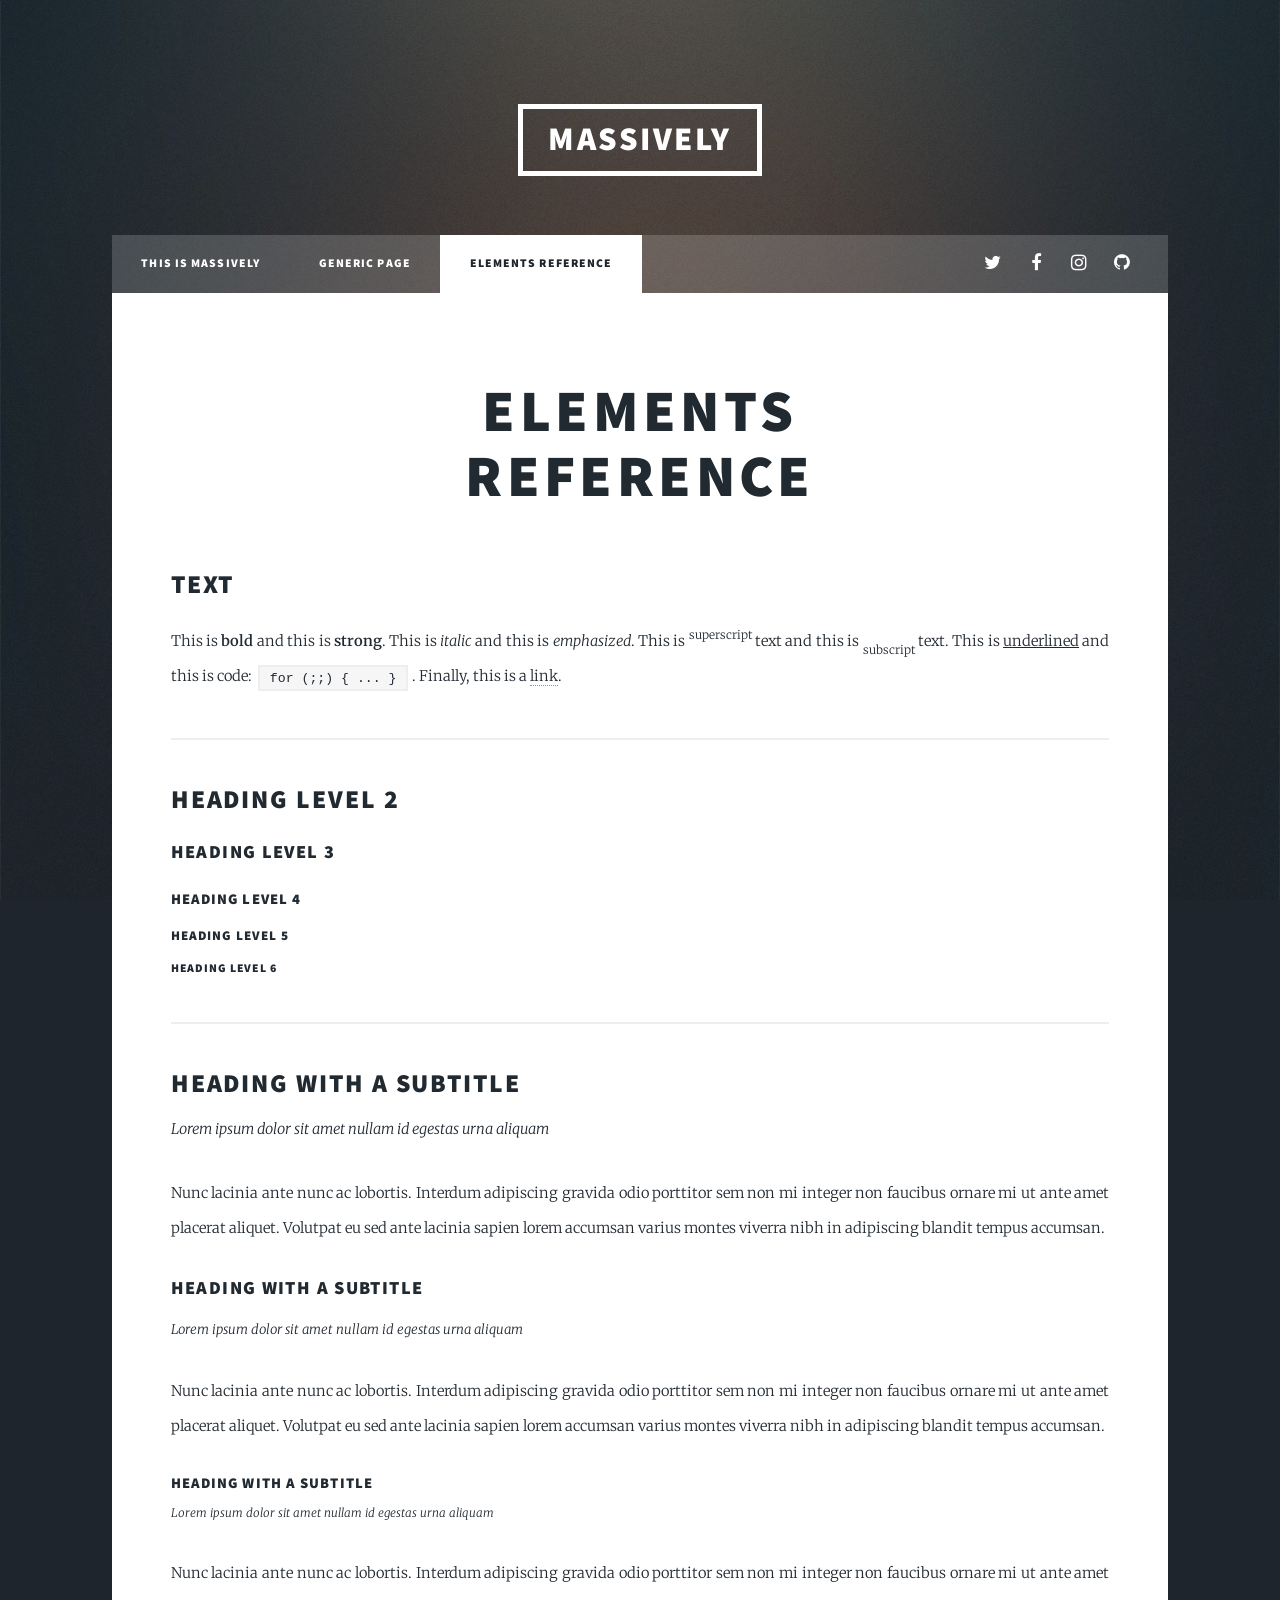
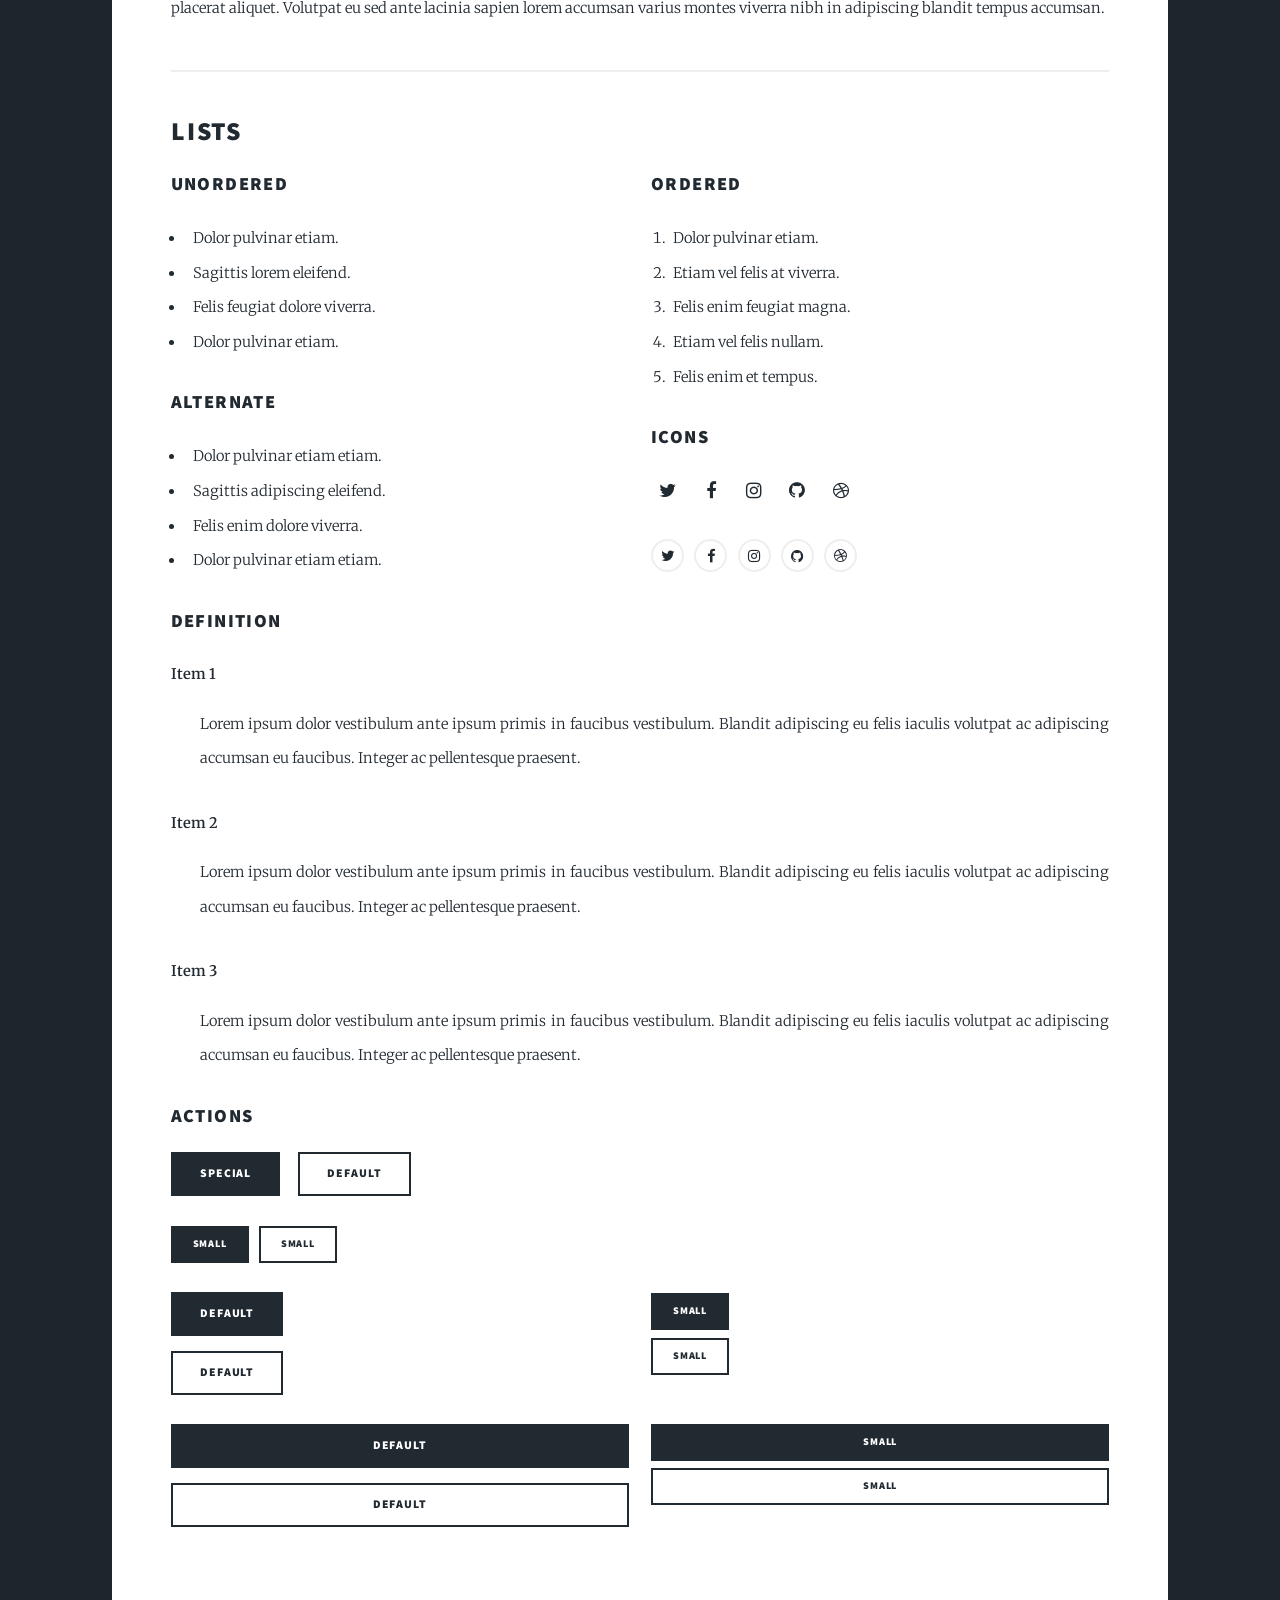
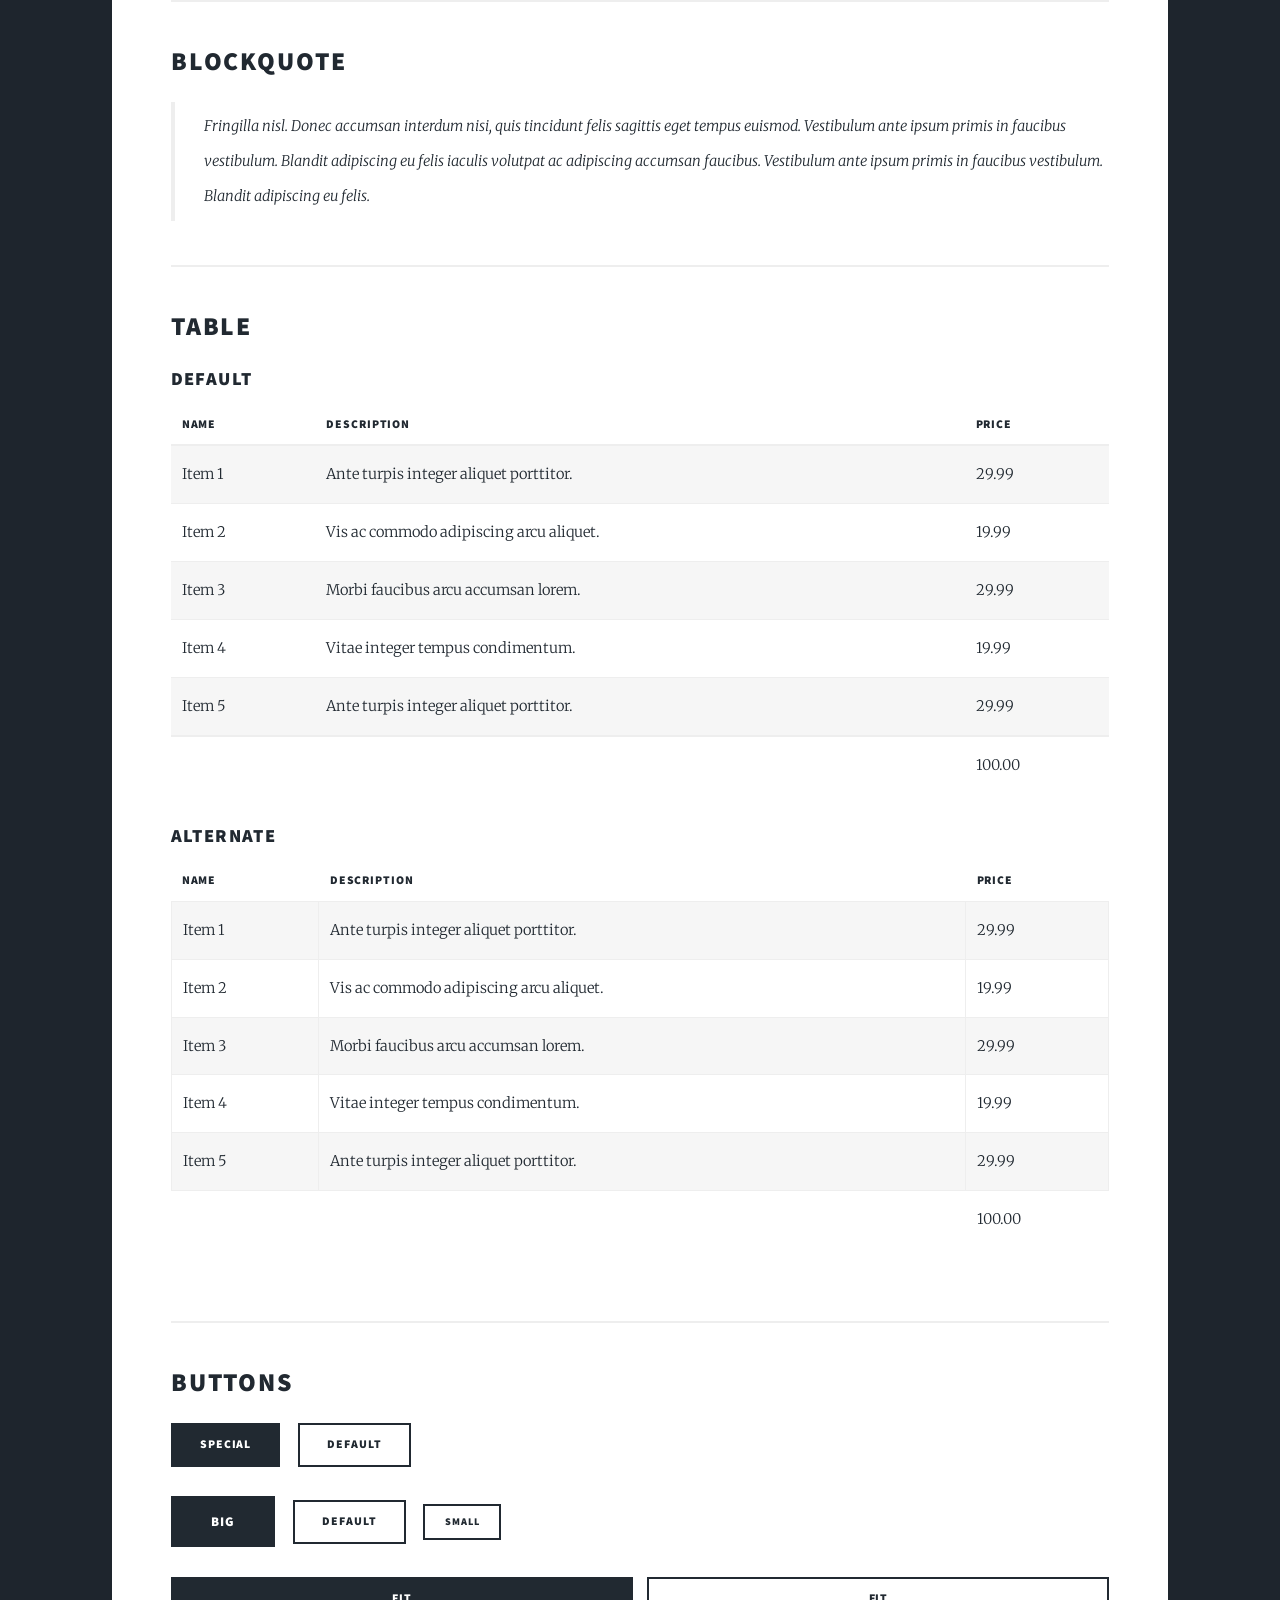
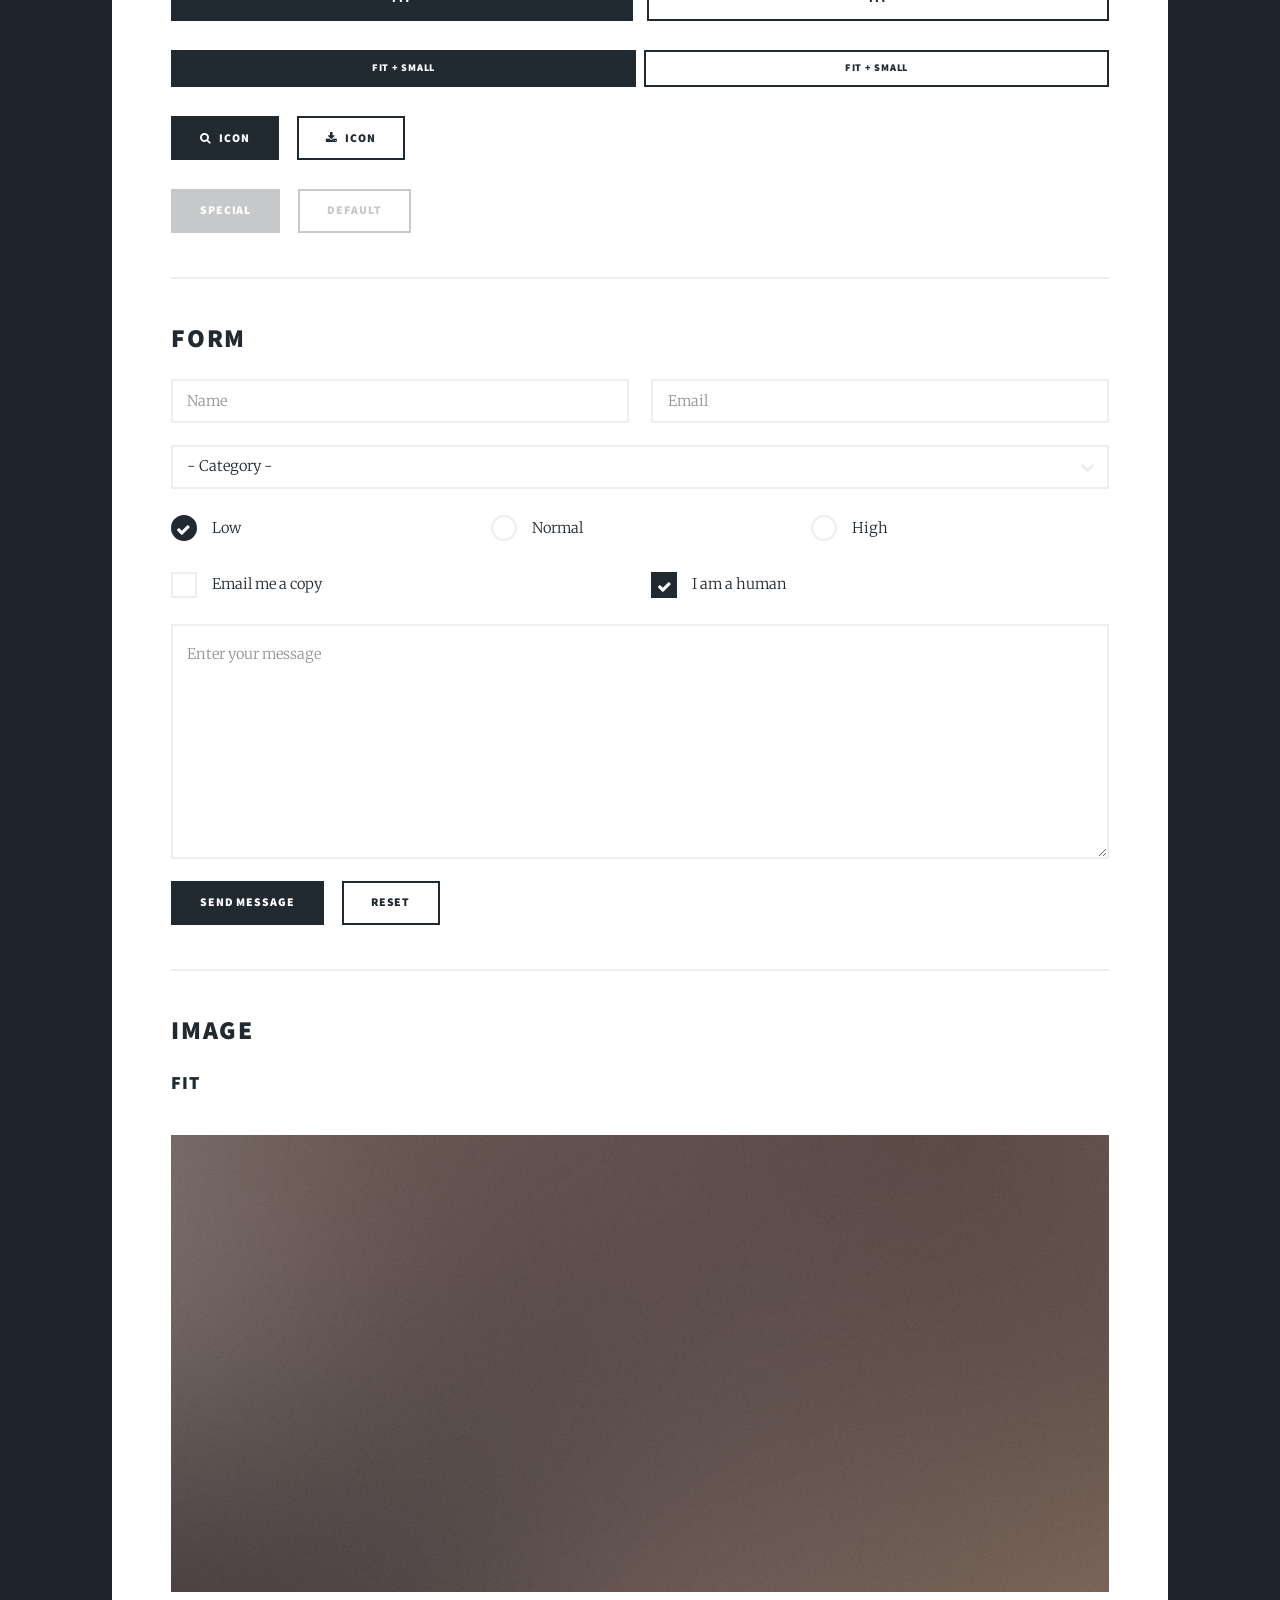
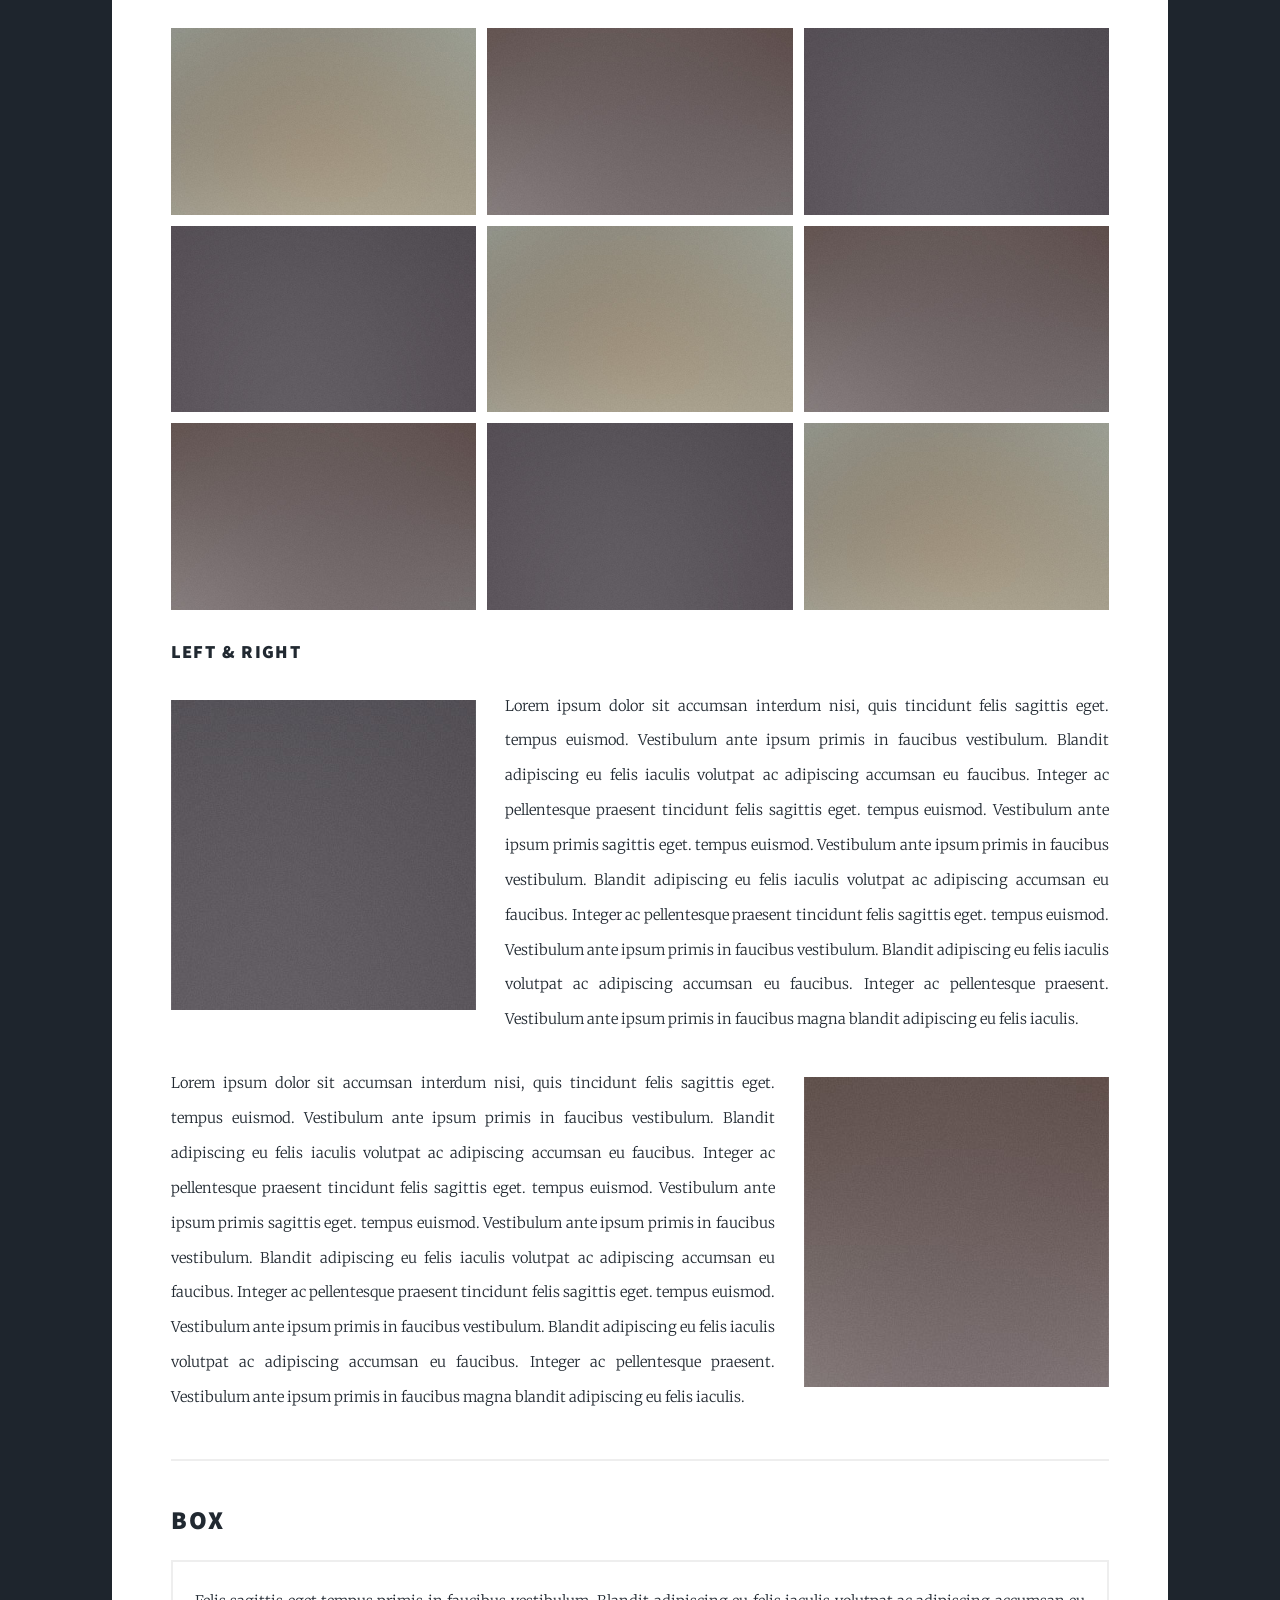
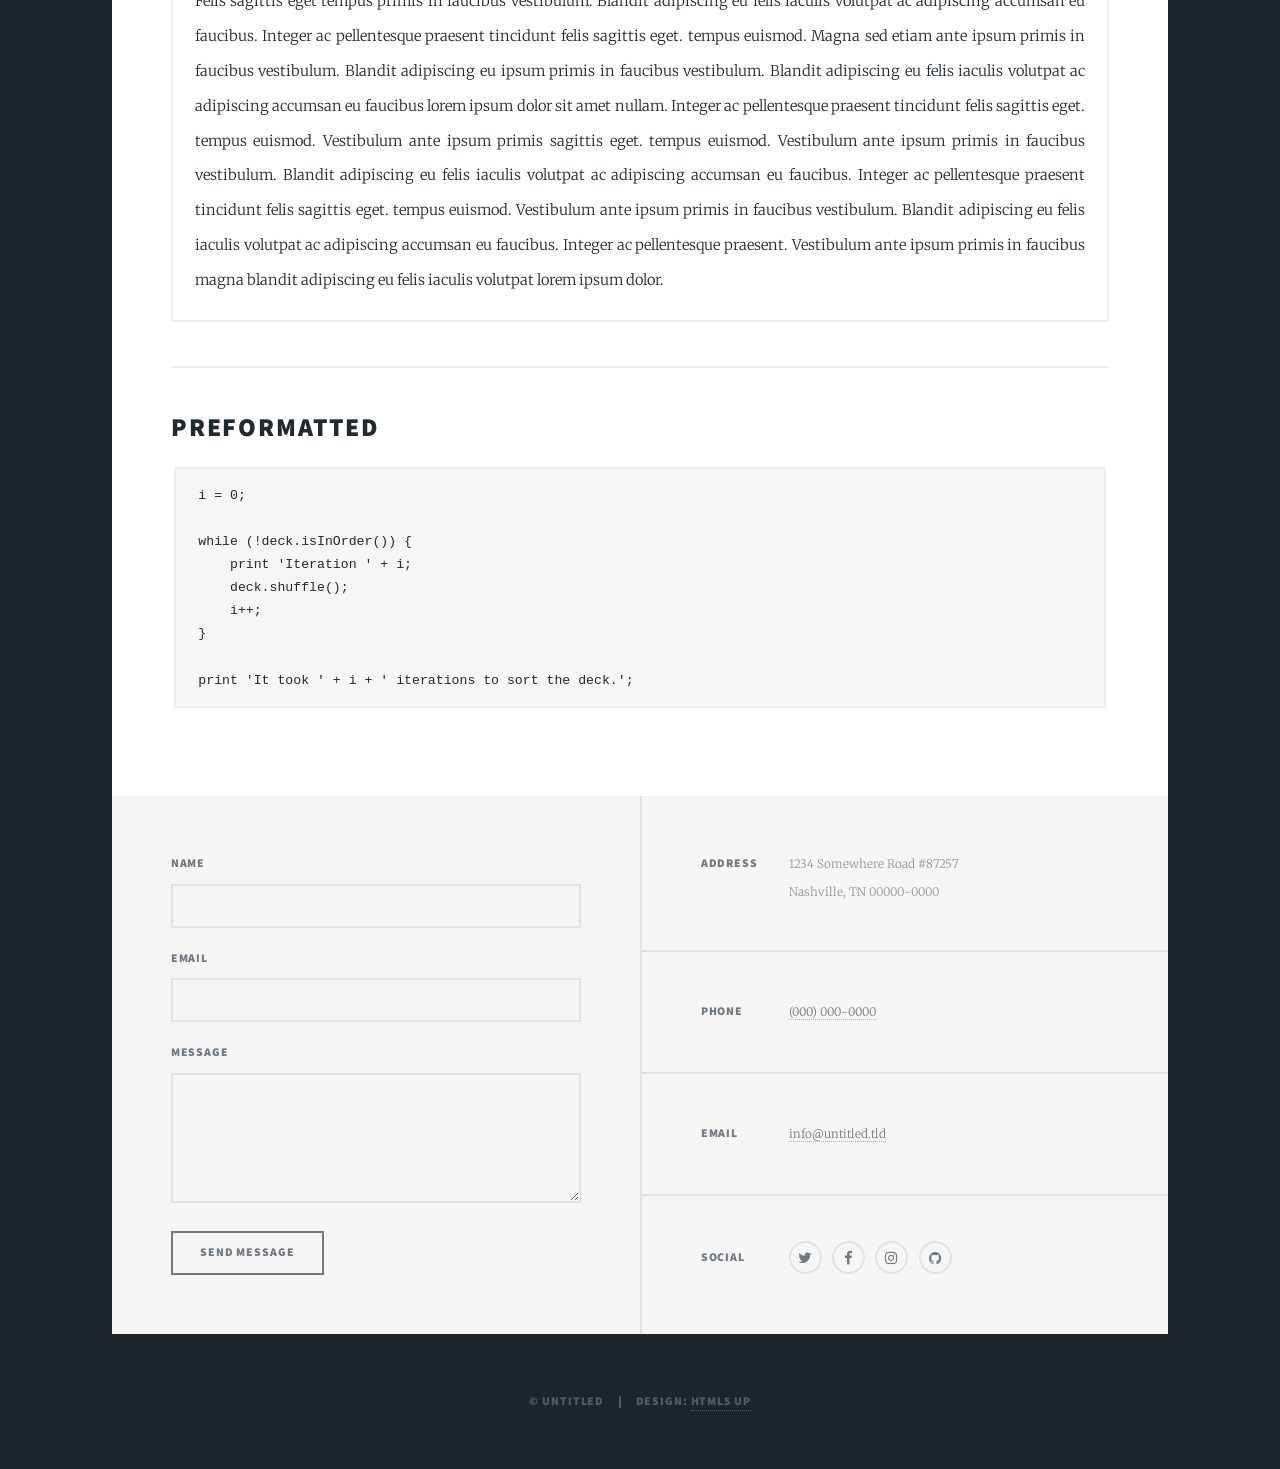
<file: Opros.io view/elements.html>
<!DOCTYPE HTML>
<!--
	Massively by HTML5 UP
	html5up.net | @ajlkn
	Free for personal and commercial use under the CCA 3.0 license (html5up.net/license)
-->
<html>
	<head>
		<title>Elements Reference - Massively by HTML5 UP</title>
		<meta charset="utf-8" />
		<meta name="viewport" content="width=device-width, initial-scale=1, user-scalable=no" />
		<link rel="stylesheet" href="assets/css/main.css" />
		<noscript><link rel="stylesheet" href="assets/css/noscript.css" /></noscript>
	</head>
	<body class="is-loading">

		<!-- Wrapper -->
			<div id="wrapper">

				<!-- Header -->
					<header id="header">
						<a href="index.html" class="logo">Massively</a>
					</header>

				<!-- Nav -->
					<nav id="nav">
						<ul class="links">
							<li><a href="index.html">This is Massively</a></li>
							<li><a href="generic.html">Generic Page</a></li>
							<li class="active"><a href="elements.html">Elements Reference</a></li>
						</ul>
						<ul class="icons">
							<li><a href="#" class="icon fa-twitter"><span class="label">Twitter</span></a></li>
							<li><a href="#" class="icon fa-facebook"><span class="label">Facebook</span></a></li>
							<li><a href="#" class="icon fa-instagram"><span class="label">Instagram</span></a></li>
							<li><a href="#" class="icon fa-github"><span class="label">GitHub</span></a></li>
						</ul>
					</nav>

				<!-- Main -->
					<div id="main">

						<!-- Post -->
							<section class="post">
								<header class="major">
									<h1>Elements<br />
									Reference</h1>
								</header>

								<!-- Text stuff -->
									<h2>Text</h2>
									<p>This is <b>bold</b> and this is <strong>strong</strong>. This is <i>italic</i> and this is <em>emphasized</em>.
									This is <sup>superscript</sup> text and this is <sub>subscript</sub> text.
									This is <u>underlined</u> and this is code: <code>for (;;) { ... }</code>.
									Finally, this is a <a href="#">link</a>.</p>
									<hr />
									<h2>Heading Level 2</h2>
									<h3>Heading Level 3</h3>
									<h4>Heading Level 4</h4>
									<h5>Heading Level 5</h5>
									<h6>Heading Level 6</h6>
									<hr />
									<header>
										<h2>Heading with a Subtitle</h2>
										<p>Lorem ipsum dolor sit amet nullam id egestas urna aliquam</p>
									</header>
									<p>Nunc lacinia ante nunc ac lobortis. Interdum adipiscing gravida odio porttitor sem non mi integer non faucibus ornare mi ut ante amet placerat aliquet. Volutpat eu sed ante lacinia sapien lorem accumsan varius montes viverra nibh in adipiscing blandit tempus accumsan.</p>
									<header>
										<h3>Heading with a Subtitle</h3>
										<p>Lorem ipsum dolor sit amet nullam id egestas urna aliquam</p>
									</header>
									<p>Nunc lacinia ante nunc ac lobortis. Interdum adipiscing gravida odio porttitor sem non mi integer non faucibus ornare mi ut ante amet placerat aliquet. Volutpat eu sed ante lacinia sapien lorem accumsan varius montes viverra nibh in adipiscing blandit tempus accumsan.</p>
									<header>
										<h4>Heading with a Subtitle</h4>
										<p>Lorem ipsum dolor sit amet nullam id egestas urna aliquam</p>
									</header>
									<p>Nunc lacinia ante nunc ac lobortis. Interdum adipiscing gravida odio porttitor sem non mi integer non faucibus ornare mi ut ante amet placerat aliquet. Volutpat eu sed ante lacinia sapien lorem accumsan varius montes viverra nibh in adipiscing blandit tempus accumsan.</p>

									<hr />

								<!-- Lists -->
									<h2>Lists</h2>
									<div class="row">
										<div class="6u 12u$(small)">

											<h3>Unordered</h3>
											<ul>
												<li>Dolor pulvinar etiam.</li>
												<li>Sagittis lorem eleifend.</li>
												<li>Felis feugiat dolore viverra.</li>
												<li>Dolor pulvinar etiam.</li>
											</ul>

											<h3>Alternate</h3>
											<ul class="alt">
												<li>Dolor pulvinar etiam etiam.</li>
												<li>Sagittis adipiscing eleifend.</li>
												<li>Felis enim dolore viverra.</li>
												<li>Dolor pulvinar etiam etiam.</li>
											</ul>

										</div>
										<div class="6u$ 12u$(small)">

											<h3>Ordered</h3>
											<ol>
												<li>Dolor pulvinar etiam.</li>
												<li>Etiam vel felis at viverra.</li>
												<li>Felis enim feugiat magna.</li>
												<li>Etiam vel felis nullam.</li>
												<li>Felis enim et tempus.</li>
											</ol>

											<h3>Icons</h3>
											<ul class="icons">
												<li><a href="#" class="icon fa-twitter"><span class="label">Twitter</span></a></li>
												<li><a href="#" class="icon fa-facebook"><span class="label">Facebook</span></a></li>
												<li><a href="#" class="icon fa-instagram"><span class="label">Instagram</span></a></li>
												<li><a href="#" class="icon fa-github"><span class="label">Github</span></a></li>
												<li><a href="#" class="icon fa-dribbble"><span class="label">Dribbble</span></a></li>
											</ul>
											<ul class="icons alt">
												<li><a href="#" class="icon alt fa-twitter"><span class="label">Twitter</span></a></li>
												<li><a href="#" class="icon alt fa-facebook"><span class="label">Facebook</span></a></li>
												<li><a href="#" class="icon alt fa-instagram"><span class="label">Instagram</span></a></li>
												<li><a href="#" class="icon alt fa-github"><span class="label">Github</span></a></li>
												<li><a href="#" class="icon alt fa-dribbble"><span class="label">Dribbble</span></a></li>
											</ul>

										</div>
									</div>
									<h3>Definition</h3>
									<dl>
										<dt>Item 1</dt>
										<dd>
											<p>Lorem ipsum dolor vestibulum ante ipsum primis in faucibus vestibulum. Blandit adipiscing eu felis iaculis volutpat ac adipiscing accumsan eu faucibus. Integer ac pellentesque praesent.</p>
										</dd>
										<dt>Item 2</dt>
										<dd>
											<p>Lorem ipsum dolor vestibulum ante ipsum primis in faucibus vestibulum. Blandit adipiscing eu felis iaculis volutpat ac adipiscing accumsan eu faucibus. Integer ac pellentesque praesent.</p>
										</dd>
										<dt>Item 3</dt>
										<dd>
											<p>Lorem ipsum dolor vestibulum ante ipsum primis in faucibus vestibulum. Blandit adipiscing eu felis iaculis volutpat ac adipiscing accumsan eu faucibus. Integer ac pellentesque praesent.</p>
										</dd>
									</dl>

									<h3>Actions</h3>
									<ul class="actions">
										<li><a href="#" class="button special">Special</a></li>
										<li><a href="#" class="button">Default</a></li>
									</ul>
									<ul class="actions small">
										<li><a href="#" class="button special small">Small</a></li>
										<li><a href="#" class="button small">Small</a></li>
									</ul>
									<div class="row">
										<div class="6u 12u$(small)">
											<ul class="actions vertical">
												<li><a href="#" class="button special">Default</a></li>
												<li><a href="#" class="button">Default</a></li>
											</ul>
										</div>
										<div class="6u 12u$(small)">
											<ul class="actions vertical small">
												<li><a href="#" class="button special small">Small</a></li>
												<li><a href="#" class="button small">Small</a></li>
											</ul>
										</div>
									</div>
									<div class="row">
										<div class="6u 12u$(small)">
											<ul class="actions vertical">
												<li><a href="#" class="button special fit">Default</a></li>
												<li><a href="#" class="button fit">Default</a></li>
											</ul>
										</div>
										<div class="6u$ 12u$(small)">
											<ul class="actions vertical small">
												<li><a href="#" class="button special small fit">Small</a></li>
												<li><a href="#" class="button small fit">Small</a></li>
											</ul>
										</div>
									</div>

									<hr />

								<!-- Blockquote -->
									<h2>Blockquote</h2>
									<blockquote>Fringilla nisl. Donec accumsan interdum nisi, quis tincidunt felis sagittis eget tempus euismod. Vestibulum ante ipsum primis in faucibus vestibulum. Blandit adipiscing eu felis iaculis volutpat ac adipiscing accumsan faucibus. Vestibulum ante ipsum primis in faucibus vestibulum. Blandit adipiscing eu felis.</blockquote>

									<hr />

								<!-- Table -->
									<h2>Table</h2>

									<h3>Default</h3>
									<div class="table-wrapper">
										<table>
											<thead>
												<tr>
													<th>Name</th>
													<th>Description</th>
													<th>Price</th>
												</tr>
											</thead>
											<tbody>
												<tr>
													<td>Item 1</td>
													<td>Ante turpis integer aliquet porttitor.</td>
													<td>29.99</td>
												</tr>
												<tr>
													<td>Item 2</td>
													<td>Vis ac commodo adipiscing arcu aliquet.</td>
													<td>19.99</td>
												</tr>
												<tr>
													<td>Item 3</td>
													<td> Morbi faucibus arcu accumsan lorem.</td>
													<td>29.99</td>
												</tr>
												<tr>
													<td>Item 4</td>
													<td>Vitae integer tempus condimentum.</td>
													<td>19.99</td>
												</tr>
												<tr>
													<td>Item 5</td>
													<td>Ante turpis integer aliquet porttitor.</td>
													<td>29.99</td>
												</tr>
											</tbody>
											<tfoot>
												<tr>
													<td colspan="2"></td>
													<td>100.00</td>
												</tr>
											</tfoot>
										</table>
									</div>

									<h3>Alternate</h3>
									<div class="table-wrapper">
										<table class="alt">
											<thead>
												<tr>
													<th>Name</th>
													<th>Description</th>
													<th>Price</th>
												</tr>
											</thead>
											<tbody>
												<tr>
													<td>Item 1</td>
													<td>Ante turpis integer aliquet porttitor.</td>
													<td>29.99</td>
												</tr>
												<tr>
													<td>Item 2</td>
													<td>Vis ac commodo adipiscing arcu aliquet.</td>
													<td>19.99</td>
												</tr>
												<tr>
													<td>Item 3</td>
													<td> Morbi faucibus arcu accumsan lorem.</td>
													<td>29.99</td>
												</tr>
												<tr>
													<td>Item 4</td>
													<td>Vitae integer tempus condimentum.</td>
													<td>19.99</td>
												</tr>
												<tr>
													<td>Item 5</td>
													<td>Ante turpis integer aliquet porttitor.</td>
													<td>29.99</td>
												</tr>
											</tbody>
											<tfoot>
												<tr>
													<td colspan="2"></td>
													<td>100.00</td>
												</tr>
											</tfoot>
										</table>
									</div>

									<hr />

								<!-- Buttons -->
									<h2>Buttons</h2>
									<ul class="actions">
										<li><a href="#" class="button special">Special</a></li>
										<li><a href="#" class="button">Default</a></li>
									</ul>
									<ul class="actions">
										<li><a href="#" class="button special big">Big</a></li>
										<li><a href="#" class="button">Default</a></li>
										<li><a href="#" class="button small">Small</a></li>
									</ul>
									<ul class="actions fit">
										<li><a href="#" class="button special fit">Fit</a></li>
										<li><a href="#" class="button fit">Fit</a></li>
									</ul>
									<ul class="actions fit small">
										<li><a href="#" class="button special fit small">Fit + Small</a></li>
										<li><a href="#" class="button fit small">Fit + Small</a></li>
									</ul>
									<ul class="actions">
										<li><a href="#" class="button special icon fa-search">Icon</a></li>
										<li><a href="#" class="button icon fa-download">Icon</a></li>
									</ul>
									<ul class="actions">
										<li><span class="button special disabled">Special</span></li>
										<li><span class="button disabled">Default</span></li>
									</ul>

									<hr />

								<!-- Form -->
									<h2>Form</h2>

									<form method="post" action="#" class="alt">
										<div class="row uniform">
											<div class="6u 12u$(xsmall)">
												<input type="text" name="demo-name" id="demo-name" value="" placeholder="Name" />
											</div>
											<div class="6u$ 12u$(xsmall)">
												<input type="email" name="demo-email" id="demo-email" value="" placeholder="Email" />
											</div>
											<!-- Break -->
											<div class="12u$">
												<div class="select-wrapper">
													<select name="demo-category" id="demo-category">
														<option value="">- Category -</option>
														<option value="1">Manufacturing</option>
														<option value="1">Shipping</option>
														<option value="1">Administration</option>
														<option value="1">Human Resources</option>
													</select>
												</div>
											</div>
											<!-- Break -->
											<div class="4u 12u$(small)">
												<input type="radio" id="demo-priority-low" name="demo-priority" checked>
												<label for="demo-priority-low">Low</label>
											</div>
											<div class="4u 12u$(small)">
												<input type="radio" id="demo-priority-normal" name="demo-priority">
												<label for="demo-priority-normal">Normal</label>
											</div>
											<div class="4u$ 12u$(small)">
												<input type="radio" id="demo-priority-high" name="demo-priority">
												<label for="demo-priority-high">High</label>
											</div>
											<!-- Break -->
											<div class="6u 12u$(small)">
												<input type="checkbox" id="demo-copy" name="demo-copy">
												<label for="demo-copy">Email me a copy</label>
											</div>
											<div class="6u$ 12u$(small)">
												<input type="checkbox" id="demo-human" name="demo-human" checked>
												<label for="demo-human">I am a human</label>
											</div>
											<!-- Break -->
											<div class="12u$">
												<textarea name="demo-message" id="demo-message" placeholder="Enter your message" rows="6"></textarea>
											</div>
											<!-- Break -->
											<div class="12u$">
												<ul class="actions">
													<li><input type="submit" value="Send Message" class="special" /></li>
													<li><input type="reset" value="Reset" /></li>
												</ul>
											</div>
										</div>
									</form>

									<hr />

								<!-- Image -->
									<h2>Image</h2>

									<h3>Fit</h3>
									<span class="image fit"><img src="images/pic01.jpg" alt="" /></span>
									<div class="box alt">
										<div class="row 50% uniform">
											<div class="4u"><span class="image fit"><img src="images/pic02.jpg" alt="" /></span></div>
											<div class="4u"><span class="image fit"><img src="images/pic03.jpg" alt="" /></span></div>
											<div class="4u$"><span class="image fit"><img src="images/pic04.jpg" alt="" /></span></div>
											<!-- Break -->
											<div class="4u"><span class="image fit"><img src="images/pic04.jpg" alt="" /></span></div>
											<div class="4u"><span class="image fit"><img src="images/pic02.jpg" alt="" /></span></div>
											<div class="4u$"><span class="image fit"><img src="images/pic03.jpg" alt="" /></span></div>
											<!-- Break -->
											<div class="4u"><span class="image fit"><img src="images/pic03.jpg" alt="" /></span></div>
											<div class="4u"><span class="image fit"><img src="images/pic04.jpg" alt="" /></span></div>
											<div class="4u$"><span class="image fit"><img src="images/pic02.jpg" alt="" /></span></div>
										</div>
									</div>

									<h3>Left &amp; Right</h3>
									<p><span class="image left"><img src="images/pic08.jpg" alt="" /></span>Lorem ipsum dolor sit accumsan interdum nisi, quis tincidunt felis sagittis eget. tempus euismod. Vestibulum ante ipsum primis in faucibus vestibulum. Blandit adipiscing eu felis iaculis volutpat ac adipiscing accumsan eu faucibus. Integer ac pellentesque praesent tincidunt felis sagittis eget. tempus euismod. Vestibulum ante ipsum primis sagittis eget. tempus euismod. Vestibulum ante ipsum primis in faucibus vestibulum. Blandit adipiscing eu felis iaculis volutpat ac adipiscing accumsan eu faucibus. Integer ac pellentesque praesent tincidunt felis sagittis eget. tempus euismod. Vestibulum ante ipsum primis in faucibus vestibulum. Blandit adipiscing eu felis iaculis volutpat ac adipiscing accumsan eu faucibus. Integer ac pellentesque praesent. Vestibulum ante ipsum primis in faucibus magna blandit adipiscing eu felis iaculis.</p>
									<p><span class="image right"><img src="images/pic09.jpg" alt="" /></span>Lorem ipsum dolor sit accumsan interdum nisi, quis tincidunt felis sagittis eget. tempus euismod. Vestibulum ante ipsum primis in faucibus vestibulum. Blandit adipiscing eu felis iaculis volutpat ac adipiscing accumsan eu faucibus. Integer ac pellentesque praesent tincidunt felis sagittis eget. tempus euismod. Vestibulum ante ipsum primis sagittis eget. tempus euismod. Vestibulum ante ipsum primis in faucibus vestibulum. Blandit adipiscing eu felis iaculis volutpat ac adipiscing accumsan eu faucibus. Integer ac pellentesque praesent tincidunt felis sagittis eget. tempus euismod. Vestibulum ante ipsum primis in faucibus vestibulum. Blandit adipiscing eu felis iaculis volutpat ac adipiscing accumsan eu faucibus. Integer ac pellentesque praesent. Vestibulum ante ipsum primis in faucibus magna blandit adipiscing eu felis iaculis.</p>

									<hr />

								<!-- Box -->
									<h2>Box</h2>
									<div class="box">
										<p>Felis sagittis eget tempus primis in faucibus vestibulum. Blandit adipiscing eu felis iaculis volutpat ac adipiscing accumsan eu faucibus. Integer ac pellentesque praesent tincidunt felis sagittis eget. tempus euismod. Magna sed etiam ante ipsum primis in faucibus vestibulum. Blandit adipiscing eu ipsum primis in faucibus vestibulum. Blandit adipiscing eu felis iaculis volutpat ac adipiscing accumsan eu faucibus lorem ipsum dolor sit amet nullam. Integer ac pellentesque praesent tincidunt felis sagittis eget. tempus euismod. Vestibulum ante ipsum primis sagittis eget. tempus euismod. Vestibulum ante ipsum primis in faucibus vestibulum. Blandit adipiscing eu felis iaculis volutpat ac adipiscing accumsan eu faucibus. Integer ac pellentesque praesent tincidunt felis sagittis eget. tempus euismod. Vestibulum ante ipsum primis in faucibus vestibulum. Blandit adipiscing eu felis iaculis volutpat ac adipiscing accumsan eu faucibus. Integer ac pellentesque praesent. Vestibulum ante ipsum primis in faucibus magna blandit adipiscing eu felis iaculis volutpat lorem ipsum dolor.</p>
									</div>

									<hr />

								<!-- Preformatted Code -->
									<h2>Preformatted</h2>
									<pre><code>i = 0;

while (!deck.isInOrder()) {
    print 'Iteration ' + i;
    deck.shuffle();
    i++;
}

print 'It took ' + i + ' iterations to sort the deck.';
</code></pre>

							</section>

					</div>

				<!-- Footer -->
					<footer id="footer">
						<section>
							<form method="post" action="#">
								<div class="field">
									<label for="name">Name</label>
									<input type="text" name="name" id="name" />
								</div>
								<div class="field">
									<label for="email">Email</label>
									<input type="text" name="email" id="email" />
								</div>
								<div class="field">
									<label for="message">Message</label>
									<textarea name="message" id="message" rows="3"></textarea>
								</div>
								<ul class="actions">
									<li><input type="submit" value="Send Message" /></li>
								</ul>
							</form>
						</section>
						<section class="split contact">
							<section class="alt">
								<h3>Address</h3>
								<p>1234 Somewhere Road #87257<br />
								Nashville, TN 00000-0000</p>
							</section>
							<section>
								<h3>Phone</h3>
								<p><a href="#">(000) 000-0000</a></p>
							</section>
							<section>
								<h3>Email</h3>
								<p><a href="#">info@untitled.tld</a></p>
							</section>
							<section>
								<h3>Social</h3>
								<ul class="icons alt">
									<li><a href="#" class="icon alt fa-twitter"><span class="label">Twitter</span></a></li>
									<li><a href="#" class="icon alt fa-facebook"><span class="label">Facebook</span></a></li>
									<li><a href="#" class="icon alt fa-instagram"><span class="label">Instagram</span></a></li>
									<li><a href="#" class="icon alt fa-github"><span class="label">GitHub</span></a></li>
								</ul>
							</section>
						</section>
					</footer>

				<!-- Copyright -->
					<div id="copyright">
						<ul><li>&copy; Untitled</li><li>Design: <a href="https://html5up.net">HTML5 UP</a></li></ul>
					</div>

			</div>

		<!-- Scripts -->
			<script src="assets/js/jquery.min.js"></script>
			<script src="assets/js/jquery.scrollex.min.js"></script>
			<script src="assets/js/jquery.scrolly.min.js"></script>
			<script src="assets/js/skel.min.js"></script>
			<script src="assets/js/util.js"></script>
			<script src="assets/js/main.js"></script>

	</body>
</html>
</file>
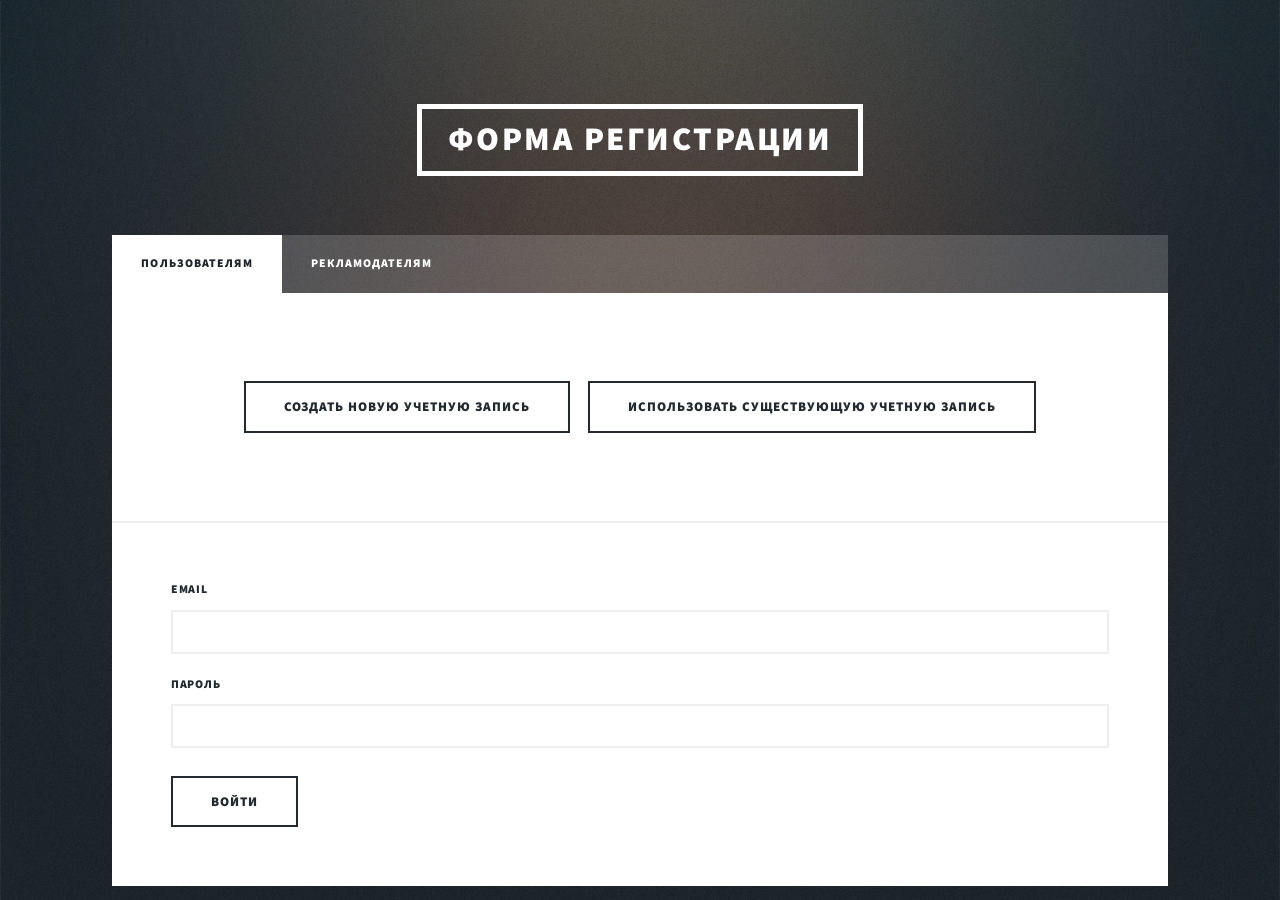
<file: Opros.io view/existing.html>
<html>
	<head>
		<title>User Registration</title>
		<meta charset="utf-8" />
		<meta name="viewport" content="width=device-width, initial-scale=1, user-scalable=no" />
		<link rel="stylesheet" href="assets/css/main.css" />
		<noscript><link rel="stylesheet" href="assets/css/noscript.css" /></noscript>
	</head>
	<body class="is-loading">

		<!-- Wrapper -->
			<div id="wrapper" class="fade-in">

				<!-- Header -->
					<header id="header">
						<a href="index.html" class="logo">Форма Регистрации</a>
					</header>

				<!-- Nav -->
        <nav id="nav">
         <ul class="links">
           <li class="active"><a href="index.html">Пользователям</a></li>
           <li><a href="reklama-form.html">Рекламодателям</a></li>
         </ul>
       </nav>

				<!-- Main -->
					<div id="main">

						<!-- Featured Post -->
            <article class="post featured">
            <ul class="actions">
              <li><a href="./index.html" class="button big" id="new-account">Создать новую учетную запись</a></li>
              <li><a href="./existing.html" class="button big" id="ex-account">Использовать существующую учетную запись</a></li>
            </ul>
          </article>
          <!--
							<article class="post featured">
								<header class="major">
									<span class="date">April 25, 2017</span>
									<h2><a href="#">And this is a<br />
									massive headline</a></h2>
									<p>Aenean ornare velit lacus varius enim ullamcorper proin aliquam<br />
									facilisis ante sed etiam magna interdum congue. Lorem ipsum dolor<br />
									amet nullam sed etiam veroeros.</p>
								</header>
								<a href="#" class="image main"><img src="images/pic01.jpg" alt="" /></a>
								<ul class="actions">
									<li><a href="#" class="button big">Full Story</a></li>
								</ul>
							</article> -->

						<!-- Posts -->
            <!--
							<section class="posts">
								<article>
									<header>
										<span class="date">April 24, 2017</span>
										<h2><a href="#">Sed magna<br />
										ipsum faucibus</a></h2>
									</header>
									<a href="#" class="image fit"><img src="images/pic02.jpg" alt="" /></a>
									<p>Donec eget ex magna. Interdum et malesuada fames ac ante ipsum primis in faucibus. Pellentesque venenatis dolor imperdiet dolor mattis sagittis magna etiam.</p>
									<ul class="actions">
										<li><a href="#" class="button">Full Story</a></li>
									</ul>
								</article>
								<article>
									<header>
										<span class="date">April 22, 2017</span>
										<h2><a href="#">Primis eget<br />
										imperdiet lorem</a></h2>
									</header>
									<a href="#" class="image fit"><img src="images/pic03.jpg" alt="" /></a>
									<p>Donec eget ex magna. Interdum et malesuada fames ac ante ipsum primis in faucibus. Pellentesque venenatis dolor imperdiet dolor mattis sagittis magna etiam.</p>
									<ul class="actions">
										<li><a href="#" class="button">Full Story</a></li>
									</ul>
								</article>
								<article>
									<header>
										<span class="date">April 18, 2017</span>
										<h2><a href="#">Ante mattis<br />
										interdum dolor</a></h2>
									</header>
									<a href="#" class="image fit"><img src="images/pic04.jpg" alt="" /></a>
									<p>Donec eget ex magna. Interdum et malesuada fames ac ante ipsum primis in faucibus. Pellentesque venenatis dolor imperdiet dolor mattis sagittis magna etiam.</p>
									<ul class="actions">
										<li><a href="#" class="button">Full Story</a></li>
									</ul>
								</article>
								<article>
									<header>
										<span class="date">April 14, 2017</span>
										<h2><a href="#">Tempus sed<br />
										nulla imperdiet</a></h2>
									</header>
									<a href="#" class="image fit"><img src="images/pic05.jpg" alt="" /></a>
									<p>Donec eget ex magna. Interdum et malesuada fames ac ante ipsum primis in faucibus. Pellentesque venenatis dolor imperdiet dolor mattis sagittis magna etiam.</p>
									<ul class="actions">
										<li><a href="#" class="button">Full Story</a></li>
									</ul>
								</article>
								<article>
									<header>
										<span class="date">April 11, 2017</span>
										<h2><a href="#">Odio magna<br />
										sed consectetur</a></h2>
									</header>
									<a href="#" class="image fit"><img src="images/pic06.jpg" alt="" /></a>
									<p>Donec eget ex magna. Interdum et malesuada fames ac ante ipsum primis in faucibus. Pellentesque venenatis dolor imperdiet dolor mattis sagittis magna etiam.</p>
									<ul class="actions">
										<li><a href="#" class="button">Full Story</a></li>
									</ul>
								</article>
								<article>
									<header>
										<span class="date">April 7, 2017</span>
										<h2><a href="#">Augue lorem<br />
										primis vestibulum</a></h2>
									</header>
									<a href="#" class="image fit"><img src="images/pic07.jpg" alt="" /></a>
									<p>Donec eget ex magna. Interdum et malesuada fames ac ante ipsum primis in faucibus. Pellentesque venenatis dolor imperdiet dolor mattis sagittis magna etiam.</p>
									<ul class="actions">
										<li><a href="#" class="button">Full Story</a></li>
									</ul>
								</article>
							</section> -->

						<!-- Footer -->
							<!--<footer>
								<div class="pagination">
                -->
									<!--<a href="#" class="previous">Prev</a>
									<a href="#" class="page active">1</a>
									<a href="#" class="page">2</a>
									<a href="#" class="page">3</a>
									<span class="extra">&hellip;</span>
									<a href="#" class="page">8</a>
									<a href="#" class="page">9</a>
									<a href="#" class="page">10</a>
									<a href="#" class="next">Next</a>
								</div>
							</footer>

					</div> -->

				<!-- Footer -->
						<article>
							<form method="post" action="#" class="form-new">
								<div class="field">
									<label for="name">Email</label>
									<input type="text" name="name" id="name" />
								</div>
								<div class="field">
									<label for="email">Пароль</label>
									<input type="text" name="email" id="email" />
								</div>
								<ul class="actions">
									<li><a href="./administration_user.html" class="button big">Войти</a></li>
								</ul>
							</form>
						</article>
						<!--<section class="split contact">
							<section class="alt">
								<h3>Address</h3>
								<p>1234 Somewhere Road #87257<br />
								Nashville, TN 00000-0000</p>
							</section>
							<section>
								<h3>Phone</h3>
								<p><a href="#">(000) 000-0000</a></p>
							</section>
							<section>
								<h3>Email</h3>
								<p><a href="#">info@untitled.tld</a></p>
							</section>
							<section>
								<h3>Social</h3>
								<ul class="icons alt">
									<li><a href="#" class="icon alt fa-twitter"><span class="label">Twitter</span></a></li>
									<li><a href="#" class="icon alt fa-facebook"><span class="label">Facebook</span></a></li>
									<li><a href="#" class="icon alt fa-instagram"><span class="label">Instagram</span></a></li>
									<li><a href="#" class="icon alt fa-github"><span class="label">GitHub</span></a></li>
								</ul>
							</section>
						</section>
					</footer> -->

				<!-- Copyright -->
					<!--<div id="copyright">
						<ul><li>&copy; Untitled</li><li>Design: <a href="https://html5up.net">HTML5 UP</a></li></ul>
					</div>

			</div> -->

		<!-- Scripts -->
			<script src="assets/js/jquery.min.js"></script>
			<script src="assets/js/jquery.scrollex.min.js"></script>
			<script src="assets/js/jquery.scrolly.min.js"></script>
			<script src="assets/js/skel.min.js"></script>
			<script src="assets/js/util.js"></script>
			<script src="assets/js/main.js"></script>

	</body>
</html>
</file>
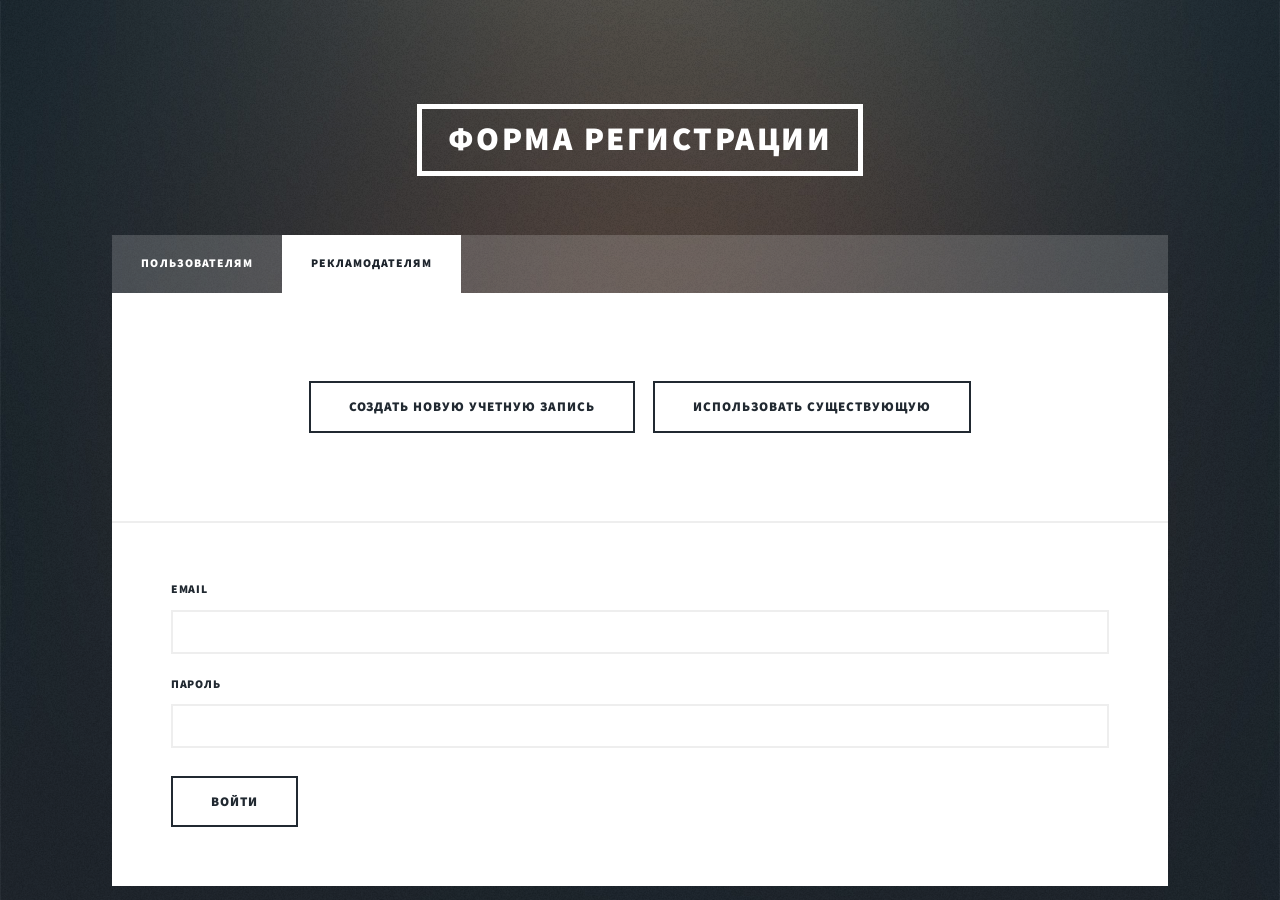
<file: Opros.io view/existing_2.html>
<html>
	<head>
		<title>User Registration</title>
		<meta charset="utf-8" />
		<meta name="viewport" content="width=device-width, initial-scale=1, user-scalable=no" />
		<link rel="stylesheet" href="assets/css/main.css" />
		<noscript><link rel="stylesheet" href="assets/css/noscript.css" /></noscript>
	</head>
	<body class="is-loading">

		<!-- Wrapper -->
			<div id="wrapper" class="fade-in">

				<!-- Header -->
					<header id="header">
						<a href="index.html" class="logo">Форма Регистрации</a>
					</header>

				<!-- Nav -->
        <nav id="nav">
         <ul class="links">
           <li><a href="index.html">Пользователям</a></li>
           <li class="active"><a href="reklama-form.html">Рекламодателям</a></li>
         </ul>
       </nav>

				<!-- Main -->
					<div id="main">

						<!-- Featured Post -->
            <article class="post featured">
            <ul class="actions">
              <li><a href="./index.html" class="button big" id="new-account">Создать новую учетную запись</a></li>
              <li><a href="./existing_2.html" class="button big" id="ex-account">Использовать существующую</a></li>
            </ul>
          </article>
          <!--
							<article class="post featured">
								<header class="major">
									<span class="date">April 25, 2017</span>
									<h2><a href="#">And this is a<br />
									massive headline</a></h2>
									<p>Aenean ornare velit lacus varius enim ullamcorper proin aliquam<br />
									facilisis ante sed etiam magna interdum congue. Lorem ipsum dolor<br />
									amet nullam sed etiam veroeros.</p>
								</header>
								<a href="#" class="image main"><img src="images/pic01.jpg" alt="" /></a>
								<ul class="actions">
									<li><a href="#" class="button big">Full Story</a></li>
								</ul>
							</article> -->

						<!-- Posts -->
            <!--
							<section class="posts">
								<article>
									<header>
										<span class="date">April 24, 2017</span>
										<h2><a href="#">Sed magna<br />
										ipsum faucibus</a></h2>
									</header>
									<a href="#" class="image fit"><img src="images/pic02.jpg" alt="" /></a>
									<p>Donec eget ex magna. Interdum et malesuada fames ac ante ipsum primis in faucibus. Pellentesque venenatis dolor imperdiet dolor mattis sagittis magna etiam.</p>
									<ul class="actions">
										<li><a href="#" class="button">Full Story</a></li>
									</ul>
								</article>
								<article>
									<header>
										<span class="date">April 22, 2017</span>
										<h2><a href="#">Primis eget<br />
										imperdiet lorem</a></h2>
									</header>
									<a href="#" class="image fit"><img src="images/pic03.jpg" alt="" /></a>
									<p>Donec eget ex magna. Interdum et malesuada fames ac ante ipsum primis in faucibus. Pellentesque venenatis dolor imperdiet dolor mattis sagittis magna etiam.</p>
									<ul class="actions">
										<li><a href="#" class="button">Full Story</a></li>
									</ul>
								</article>
								<article>
									<header>
										<span class="date">April 18, 2017</span>
										<h2><a href="#">Ante mattis<br />
										interdum dolor</a></h2>
									</header>
									<a href="#" class="image fit"><img src="images/pic04.jpg" alt="" /></a>
									<p>Donec eget ex magna. Interdum et malesuada fames ac ante ipsum primis in faucibus. Pellentesque venenatis dolor imperdiet dolor mattis sagittis magna etiam.</p>
									<ul class="actions">
										<li><a href="#" class="button">Full Story</a></li>
									</ul>
								</article>
								<article>
									<header>
										<span class="date">April 14, 2017</span>
										<h2><a href="#">Tempus sed<br />
										nulla imperdiet</a></h2>
									</header>
									<a href="#" class="image fit"><img src="images/pic05.jpg" alt="" /></a>
									<p>Donec eget ex magna. Interdum et malesuada fames ac ante ipsum primis in faucibus. Pellentesque venenatis dolor imperdiet dolor mattis sagittis magna etiam.</p>
									<ul class="actions">
										<li><a href="#" class="button">Full Story</a></li>
									</ul>
								</article>
								<article>
									<header>
										<span class="date">April 11, 2017</span>
										<h2><a href="#">Odio magna<br />
										sed consectetur</a></h2>
									</header>
									<a href="#" class="image fit"><img src="images/pic06.jpg" alt="" /></a>
									<p>Donec eget ex magna. Interdum et malesuada fames ac ante ipsum primis in faucibus. Pellentesque venenatis dolor imperdiet dolor mattis sagittis magna etiam.</p>
									<ul class="actions">
										<li><a href="#" class="button">Full Story</a></li>
									</ul>
								</article>
								<article>
									<header>
										<span class="date">April 7, 2017</span>
										<h2><a href="#">Augue lorem<br />
										primis vestibulum</a></h2>
									</header>
									<a href="#" class="image fit"><img src="images/pic07.jpg" alt="" /></a>
									<p>Donec eget ex magna. Interdum et malesuada fames ac ante ipsum primis in faucibus. Pellentesque venenatis dolor imperdiet dolor mattis sagittis magna etiam.</p>
									<ul class="actions">
										<li><a href="#" class="button">Full Story</a></li>
									</ul>
								</article>
							</section> -->

						<!-- Footer -->
							<!--<footer>
								<div class="pagination">
                -->
									<!--<a href="#" class="previous">Prev</a>
									<a href="#" class="page active">1</a>
									<a href="#" class="page">2</a>
									<a href="#" class="page">3</a>
									<span class="extra">&hellip;</span>
									<a href="#" class="page">8</a>
									<a href="#" class="page">9</a>
									<a href="#" class="page">10</a>
									<a href="#" class="next">Next</a>
								</div>
							</footer>

					</div> -->

				<!-- Footer -->
						<article>
							<form method="post" action="#" class="form-new">
								<div class="field">
									<label for="name">Email</label>
									<input type="text" name="name" id="name" />
								</div>
								<div class="field">
									<label for="email">Пароль</label>
									<input type="text" name="email" id="email" />
								</div>
								<ul class="actions">
									<li><a href="./administration.html" class="button big">Войти</a></li>
								</ul>
							</form>
						</article>
						<!--<section class="split contact">
							<section class="alt">
								<h3>Address</h3>
								<p>1234 Somewhere Road #87257<br />
								Nashville, TN 00000-0000</p>
							</section>
							<section>
								<h3>Phone</h3>
								<p><a href="#">(000) 000-0000</a></p>
							</section>
							<section>
								<h3>Email</h3>
								<p><a href="#">info@untitled.tld</a></p>
							</section>
							<section>
								<h3>Social</h3>
								<ul class="icons alt">
									<li><a href="#" class="icon alt fa-twitter"><span class="label">Twitter</span></a></li>
									<li><a href="#" class="icon alt fa-facebook"><span class="label">Facebook</span></a></li>
									<li><a href="#" class="icon alt fa-instagram"><span class="label">Instagram</span></a></li>
									<li><a href="#" class="icon alt fa-github"><span class="label">GitHub</span></a></li>
								</ul>
							</section>
						</section>
					</footer> -->

				<!-- Copyright -->
					<!--<div id="copyright">
						<ul><li>&copy; Untitled</li><li>Design: <a href="https://html5up.net">HTML5 UP</a></li></ul>
					</div>

			</div> -->

		<!-- Scripts -->
			<script src="assets/js/jquery.min.js"></script>
			<script src="assets/js/jquery.scrollex.min.js"></script>
			<script src="assets/js/jquery.scrolly.min.js"></script>
			<script src="assets/js/skel.min.js"></script>
			<script src="assets/js/util.js"></script>
			<script src="assets/js/main.js"></script>

	</body>
</html>
</file>
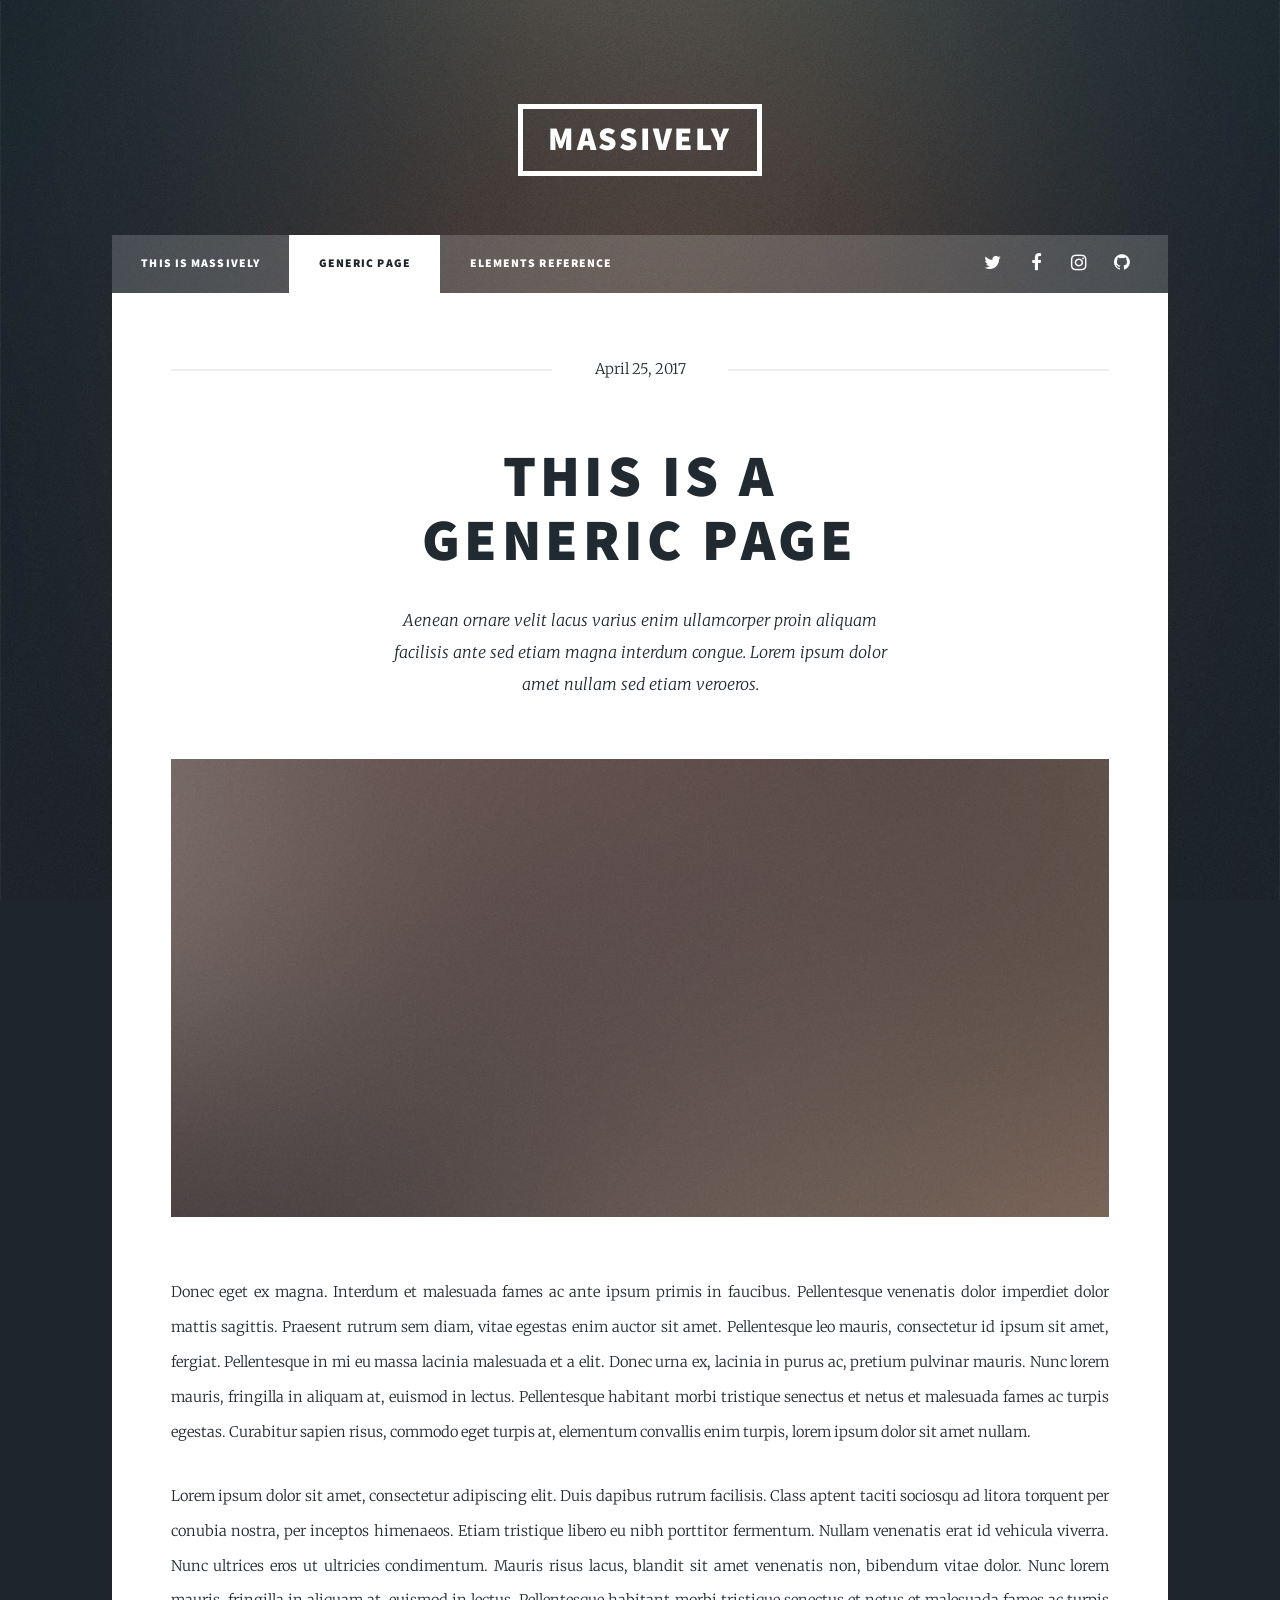
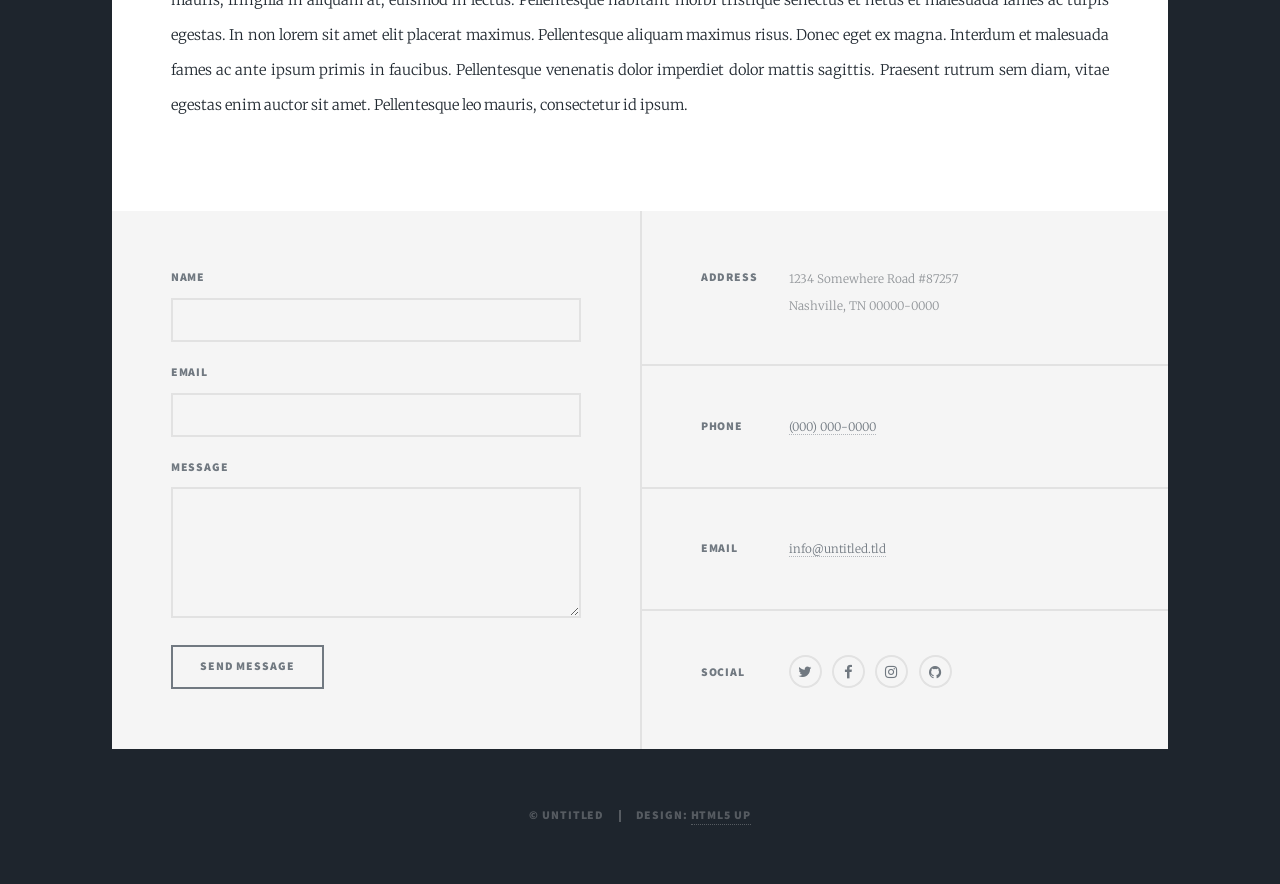
<file: Opros.io view/generic.html>
<!DOCTYPE HTML>
<!--
	Massively by HTML5 UP
	html5up.net | @ajlkn
	Free for personal and commercial use under the CCA 3.0 license (html5up.net/license)
-->
<html>
	<head>
		<title>Generic Page - Massively by HTML5 UP</title>
		<meta charset="utf-8" />
		<meta name="viewport" content="width=device-width, initial-scale=1, user-scalable=no" />
		<link rel="stylesheet" href="assets/css/main.css" />
		<noscript><link rel="stylesheet" href="assets/css/noscript.css" /></noscript>
	</head>
	<body class="is-loading">

		<!-- Wrapper -->
			<div id="wrapper">

				<!-- Header -->
					<header id="header">
						<a href="index.html" class="logo">Massively</a>
					</header>

				<!-- Nav -->
					<nav id="nav">
						<ul class="links">
							<li><a href="index.html">This is Massively</a></li>
							<li class="active"><a href="generic.html">Generic Page</a></li>
							<li><a href="elements.html">Elements Reference</a></li>
						</ul>
						<ul class="icons">
							<li><a href="#" class="icon fa-twitter"><span class="label">Twitter</span></a></li>
							<li><a href="#" class="icon fa-facebook"><span class="label">Facebook</span></a></li>
							<li><a href="#" class="icon fa-instagram"><span class="label">Instagram</span></a></li>
							<li><a href="#" class="icon fa-github"><span class="label">GitHub</span></a></li>
						</ul>
					</nav>

				<!-- Main -->
					<div id="main">

						<!-- Post -->
							<section class="post">
								<header class="major">
									<span class="date">April 25, 2017</span>
									<h1>This is a<br />
									Generic Page</h1>
									<p>Aenean ornare velit lacus varius enim ullamcorper proin aliquam<br />
									facilisis ante sed etiam magna interdum congue. Lorem ipsum dolor<br />
									amet nullam sed etiam veroeros.</p>
								</header>
								<div class="image main"><img src="images/pic01.jpg" alt="" /></div>
								<p>Donec eget ex magna. Interdum et malesuada fames ac ante ipsum primis in faucibus. Pellentesque venenatis dolor imperdiet dolor mattis sagittis. Praesent rutrum sem diam, vitae egestas enim auctor sit amet. Pellentesque leo mauris, consectetur id ipsum sit amet, fergiat. Pellentesque in mi eu massa lacinia malesuada et a elit. Donec urna ex, lacinia in purus ac, pretium pulvinar mauris. Nunc lorem mauris, fringilla in aliquam at, euismod in lectus. Pellentesque habitant morbi tristique senectus et netus et malesuada fames ac turpis egestas. Curabitur sapien risus, commodo eget turpis at, elementum convallis enim turpis, lorem ipsum dolor sit amet nullam.</p>
								<p>Lorem ipsum dolor sit amet, consectetur adipiscing elit. Duis dapibus rutrum facilisis. Class aptent taciti sociosqu ad litora torquent per conubia nostra, per inceptos himenaeos. Etiam tristique libero eu nibh porttitor fermentum. Nullam venenatis erat id vehicula viverra. Nunc ultrices eros ut ultricies condimentum. Mauris risus lacus, blandit sit amet venenatis non, bibendum vitae dolor. Nunc lorem mauris, fringilla in aliquam at, euismod in lectus. Pellentesque habitant morbi tristique senectus et netus et malesuada fames ac turpis egestas. In non lorem sit amet elit placerat maximus. Pellentesque aliquam maximus risus. Donec eget ex magna. Interdum et malesuada fames ac ante ipsum primis in faucibus. Pellentesque venenatis dolor imperdiet dolor mattis sagittis. Praesent rutrum sem diam, vitae egestas enim auctor sit amet. Pellentesque leo mauris, consectetur id ipsum.</p>
							</section>

					</div>

				<!-- Footer -->
					<footer id="footer">
						<section>
							<form method="post" action="#">
								<div class="field">
									<label for="name">Name</label>
									<input type="text" name="name" id="name" />
								</div>
								<div class="field">
									<label for="email">Email</label>
									<input type="text" name="email" id="email" />
								</div>
								<div class="field">
									<label for="message">Message</label>
									<textarea name="message" id="message" rows="3"></textarea>
								</div>
								<ul class="actions">
									<li><input type="submit" value="Send Message" /></li>
								</ul>
							</form>
						</section>
						<section class="split contact">
							<section class="alt">
								<h3>Address</h3>
								<p>1234 Somewhere Road #87257<br />
								Nashville, TN 00000-0000</p>
							</section>
							<section>
								<h3>Phone</h3>
								<p><a href="#">(000) 000-0000</a></p>
							</section>
							<section>
								<h3>Email</h3>
								<p><a href="#">info@untitled.tld</a></p>
							</section>
							<section>
								<h3>Social</h3>
								<ul class="icons alt">
									<li><a href="#" class="icon alt fa-twitter"><span class="label">Twitter</span></a></li>
									<li><a href="#" class="icon alt fa-facebook"><span class="label">Facebook</span></a></li>
									<li><a href="#" class="icon alt fa-instagram"><span class="label">Instagram</span></a></li>
									<li><a href="#" class="icon alt fa-github"><span class="label">GitHub</span></a></li>
								</ul>
							</section>
						</section>
					</footer>

				<!-- Copyright -->
					<div id="copyright">
						<ul><li>&copy; Untitled</li><li>Design: <a href="https://html5up.net">HTML5 UP</a></li></ul>
					</div>

			</div>

		<!-- Scripts -->
			<script src="assets/js/jquery.min.js"></script>
			<script src="assets/js/jquery.scrollex.min.js"></script>
			<script src="assets/js/jquery.scrolly.min.js"></script>
			<script src="assets/js/skel.min.js"></script>
			<script src="assets/js/util.js"></script>
			<script src="assets/js/main.js"></script>

	</body>
</html>
</file>
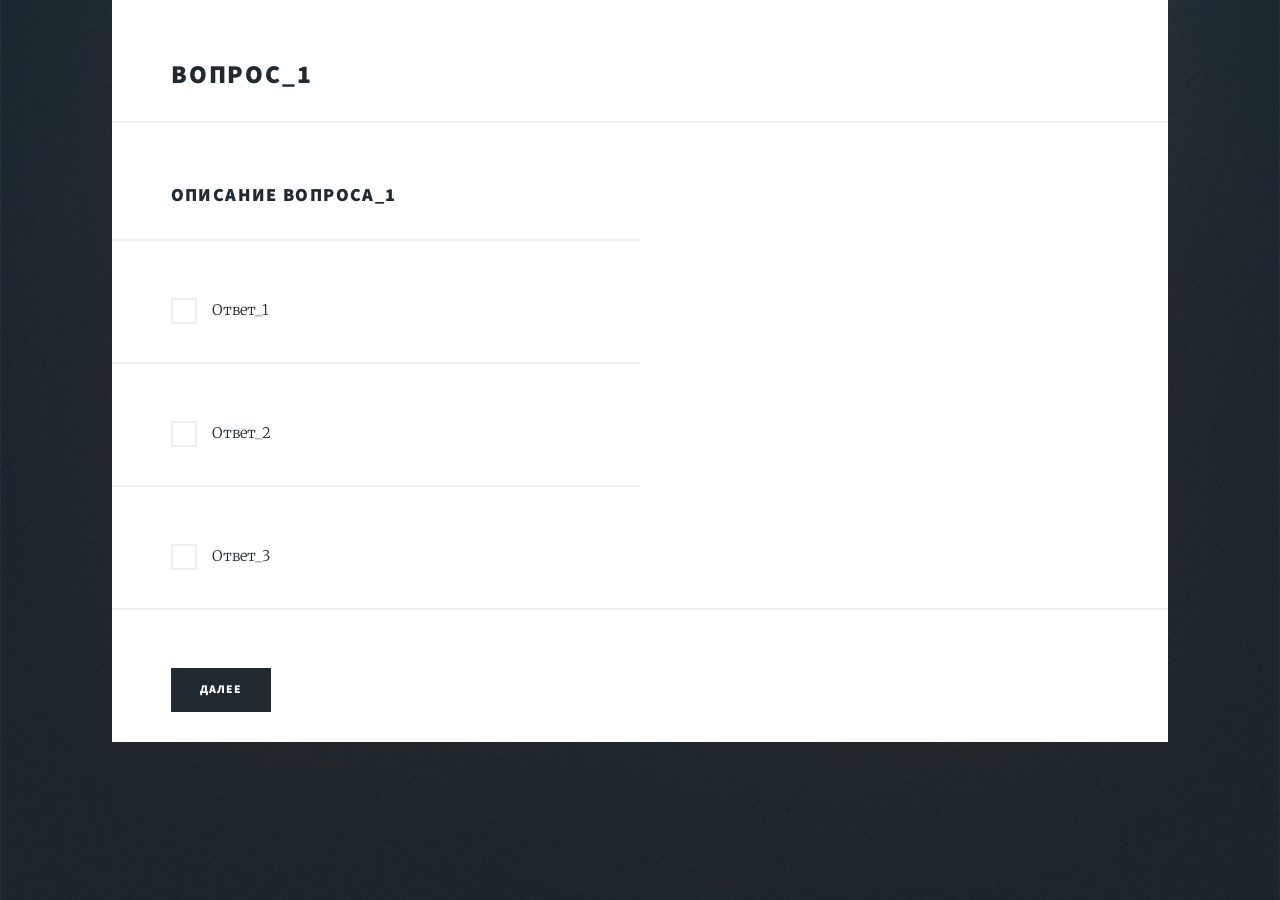
<file: Opros.io view/opros.html>
<html>
	<head>
		<title>Опрос</title>
		<meta charset="utf-8" />
		<meta name="viewport" content="width=device-width, initial-scale=1, user-scalable=no" />
		<link rel="stylesheet" href="assets/css/main.css" />
		<noscript><link rel="stylesheet" href="assets/css/noscript.css" /></noscript>
	</head>
	<body class="is-loading">

		<!-- Wrapper -->
			<div id="wrapper" class="fade-in">

				<!-- Main -->
					<div id="main">

						<!-- Featured Post -->
            <h2>Вопрос_1</h2>
            <h3>Описание вопроса_1</h3>
            <div class="6u 12u$(big)">
              <input type="checkbox" id="demo-copy" name="demo-copy">
              <label for="demo-copy">Ответ_1</label>
          </div>
          <div class="6u 12u$(big)">
            <input type="checkbox" id="demo-copy1" name="demo-copy1">
            <label for="demo-copy1">Ответ_2</label>
        </div>
        <div class="6u 12u$(big)">
          <input type="checkbox" id="demo-copy2" name="demo-copy2">
          <label for="demo-copy2">Ответ_3</label>
      </div>
      <ul class="actions">
        <li><a href="./opros_2.html" class="button special">Далее</a></li>
      </ul>
          <!--
							<article class="post featured">
								<header class="major">
									<span class="date">April 25, 2017</span>
									<h2><a href="#">And this is a<br />
									massive headline</a></h2>
									<p>Aenean ornare velit lacus varius enim ullamcorper proin aliquam<br />
									facilisis ante sed etiam magna interdum congue. Lorem ipsum dolor<br />
									amet nullam sed etiam veroeros.</p>
								</header>
								<a href="#" class="image main"><img src="images/pic01.jpg" alt="" /></a>
								<ul class="actions">
									<li><a href="#" class="button big">Full Story</a></li>
								</ul>
							</article> -->

						<!-- Posts -->
            <!--
							<section class="posts">
								<article>
									<header>
										<span class="date">April 24, 2017</span>
										<h2><a href="#">Sed magna<br />
										ipsum faucibus</a></h2>
									</header>
									<a href="#" class="image fit"><img src="images/pic02.jpg" alt="" /></a>
									<p>Donec eget ex magna. Interdum et malesuada fames ac ante ipsum primis in faucibus. Pellentesque venenatis dolor imperdiet dolor mattis sagittis magna etiam.</p>
									<ul class="actions">
										<li><a href="#" class="button">Full Story</a></li>
									</ul>
								</article>
								<article>
									<header>
										<span class="date">April 22, 2017</span>
										<h2><a href="#">Primis eget<br />
										imperdiet lorem</a></h2>
									</header>
									<a href="#" class="image fit"><img src="images/pic03.jpg" alt="" /></a>
									<p>Donec eget ex magna. Interdum et malesuada fames ac ante ipsum primis in faucibus. Pellentesque venenatis dolor imperdiet dolor mattis sagittis magna etiam.</p>
									<ul class="actions">
										<li><a href="#" class="button">Full Story</a></li>
									</ul>
								</article>
								<article>
									<header>
										<span class="date">April 18, 2017</span>
										<h2><a href="#">Ante mattis<br />
										interdum dolor</a></h2>
									</header>
									<a href="#" class="image fit"><img src="images/pic04.jpg" alt="" /></a>
									<p>Donec eget ex magna. Interdum et malesuada fames ac ante ipsum primis in faucibus. Pellentesque venenatis dolor imperdiet dolor mattis sagittis magna etiam.</p>
									<ul class="actions">
										<li><a href="#" class="button">Full Story</a></li>
									</ul>
								</article>
								<article>
									<header>
										<span class="date">April 14, 2017</span>
										<h2><a href="#">Tempus sed<br />
										nulla imperdiet</a></h2>
									</header>
									<a href="#" class="image fit"><img src="images/pic05.jpg" alt="" /></a>
									<p>Donec eget ex magna. Interdum et malesuada fames ac ante ipsum primis in faucibus. Pellentesque venenatis dolor imperdiet dolor mattis sagittis magna etiam.</p>
									<ul class="actions">
										<li><a href="#" class="button">Full Story</a></li>
									</ul>
								</article>
								<article>
									<header>
										<span class="date">April 11, 2017</span>
										<h2><a href="#">Odio magna<br />
										sed consectetur</a></h2>
									</header>
									<a href="#" class="image fit"><img src="images/pic06.jpg" alt="" /></a>
									<p>Donec eget ex magna. Interdum et malesuada fames ac ante ipsum primis in faucibus. Pellentesque venenatis dolor imperdiet dolor mattis sagittis magna etiam.</p>
									<ul class="actions">
										<li><a href="#" class="button">Full Story</a></li>
									</ul>
								</article>
								<article>
									<header>
										<span class="date">April 7, 2017</span>
										<h2><a href="#">Augue lorem<br />
										primis vestibulum</a></h2>
									</header>
									<a href="#" class="image fit"><img src="images/pic07.jpg" alt="" /></a>
									<p>Donec eget ex magna. Interdum et malesuada fames ac ante ipsum primis in faucibus. Pellentesque venenatis dolor imperdiet dolor mattis sagittis magna etiam.</p>
									<ul class="actions">
										<li><a href="#" class="button">Full Story</a></li>
									</ul>
								</article>
							</section> -->

						<!-- Footer -->
							<!--<footer>
								<div class="pagination">
                -->
									<!--<a href="#" class="previous">Prev</a>
									<a href="#" class="page active">1</a>
									<a href="#" class="page">2</a>
									<a href="#" class="page">3</a>
									<span class="extra">&hellip;</span>
									<a href="#" class="page">8</a>
									<a href="#" class="page">9</a>
									<a href="#" class="page">10</a>
									<a href="#" class="next">Next</a>
								</div>
							</footer>

					</div> -->

				<!-- Footer -->
						<!--<section class="split contact">
							<section class="alt">
								<h3>Address</h3>
								<p>1234 Somewhere Road #87257<br />
								Nashville, TN 00000-0000</p>
							</section>
							<section>
								<h3>Phone</h3>
								<p><a href="#">(000) 000-0000</a></p>
							</section>
							<section>
								<h3>Email</h3>
								<p><a href="#">info@untitled.tld</a></p>
							</section>
							<section>
								<h3>Social</h3>
								<ul class="icons alt">
									<li><a href="#" class="icon alt fa-twitter"><span class="label">Twitter</span></a></li>
									<li><a href="#" class="icon alt fa-facebook"><span class="label">Facebook</span></a></li>
									<li><a href="#" class="icon alt fa-instagram"><span class="label">Instagram</span></a></li>
									<li><a href="#" class="icon alt fa-github"><span class="label">GitHub</span></a></li>
								</ul>
							</section>
						</section>
					</footer> -->

				<!-- Copyright -->
					<!--<div id="copyright">
						<ul><li>&copy; Untitled</li><li>Design: <a href="https://html5up.net">HTML5 UP</a></li></ul>
					</div>

			</div> -->

		<!-- Scripts -->
			<script src="assets/js/jquery.min.js"></script>
			<script src="assets/js/jquery.scrollex.min.js"></script>
			<script src="assets/js/jquery.scrolly.min.js"></script>
			<script src="assets/js/skel.min.js"></script>
			<script src="assets/js/util.js"></script>
			<script src="assets/js/main.js"></script>

	</body>
</html>
</file>
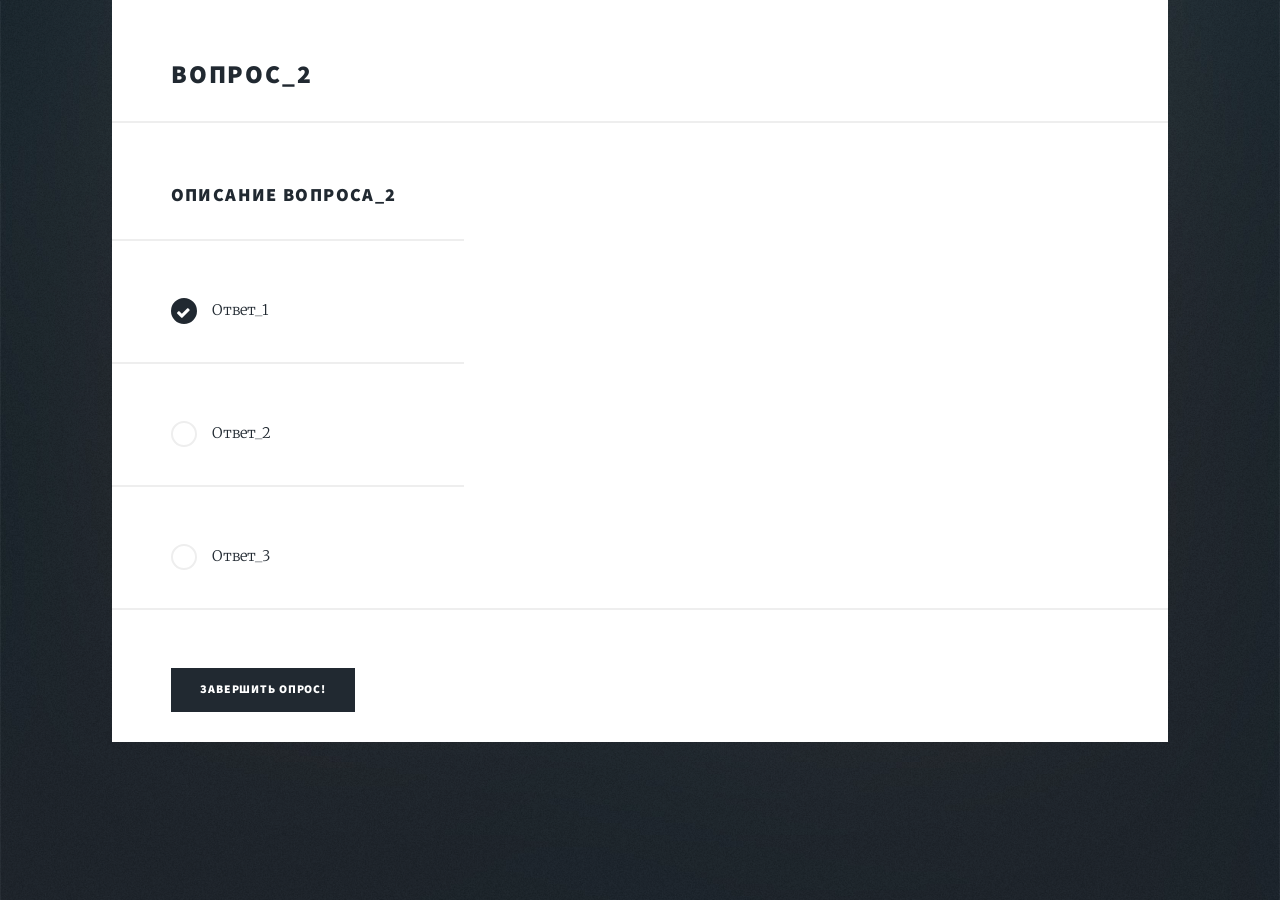
<file: Opros.io view/opros_2.html>
<html>
	<head>
		<title>Опрос</title>
		<meta charset="utf-8" />
		<meta name="viewport" content="width=device-width, initial-scale=1, user-scalable=no" />
		<link rel="stylesheet" href="assets/css/main.css" />
		<noscript><link rel="stylesheet" href="assets/css/noscript.css" /></noscript>
	</head>
	<body class="is-loading">

		<!-- Wrapper -->
			<div id="wrapper" class="fade-in">

				<!-- Main -->
					<div id="main">

						<!-- Featured Post -->
            <h2>Вопрос_2</h2>
            <h3>Описание вопроса_2</h3>
            <div class="4u 12u$(small)">
              <input type="radio" id="demo-priority-low" name="demo-priority" checked>
              <label for="demo-priority-low">Ответ_1</label>
            </div>
            <div class="4u 12u$(small)">
              <input type="radio" id="demo-priority-normal" name="demo-priority">
              <label for="demo-priority-normal">Ответ_2</label>
            </div>
            <div class="4u 12u$(small)">
              <input type="radio" id="demo-priority-high" name="demo-priority">
              <label for="demo-priority-high">Ответ_3</label>
            </div>
      <ul class="actions">
        <li><a href="./opros_finish.html" class="button special" style="text-align:right;">Завершить опрос!</a></li>
      </ul>
          <!--
							<article class="post featured">
								<header class="major">
									<span class="date">April 25, 2017</span>
									<h2><a href="#">And this is a<br />
									massive headline</a></h2>
									<p>Aenean ornare velit lacus varius enim ullamcorper proin aliquam<br />
									facilisis ante sed etiam magna interdum congue. Lorem ipsum dolor<br />
									amet nullam sed etiam veroeros.</p>
								</header>
								<a href="#" class="image main"><img src="images/pic01.jpg" alt="" /></a>
								<ul class="actions">
									<li><a href="#" class="button big">Full Story</a></li>
								</ul>
							</article> -->

						<!-- Posts -->
            <!--
							<section class="posts">
								<article>
									<header>
										<span class="date">April 24, 2017</span>
										<h2><a href="#">Sed magna<br />
										ipsum faucibus</a></h2>
									</header>
									<a href="#" class="image fit"><img src="images/pic02.jpg" alt="" /></a>
									<p>Donec eget ex magna. Interdum et malesuada fames ac ante ipsum primis in faucibus. Pellentesque venenatis dolor imperdiet dolor mattis sagittis magna etiam.</p>
									<ul class="actions">
										<li><a href="#" class="button">Full Story</a></li>
									</ul>
								</article>
								<article>
									<header>
										<span class="date">April 22, 2017</span>
										<h2><a href="#">Primis eget<br />
										imperdiet lorem</a></h2>
									</header>
									<a href="#" class="image fit"><img src="images/pic03.jpg" alt="" /></a>
									<p>Donec eget ex magna. Interdum et malesuada fames ac ante ipsum primis in faucibus. Pellentesque venenatis dolor imperdiet dolor mattis sagittis magna etiam.</p>
									<ul class="actions">
										<li><a href="#" class="button">Full Story</a></li>
									</ul>
								</article>
								<article>
									<header>
										<span class="date">April 18, 2017</span>
										<h2><a href="#">Ante mattis<br />
										interdum dolor</a></h2>
									</header>
									<a href="#" class="image fit"><img src="images/pic04.jpg" alt="" /></a>
									<p>Donec eget ex magna. Interdum et malesuada fames ac ante ipsum primis in faucibus. Pellentesque venenatis dolor imperdiet dolor mattis sagittis magna etiam.</p>
									<ul class="actions">
										<li><a href="#" class="button">Full Story</a></li>
									</ul>
								</article>
								<article>
									<header>
										<span class="date">April 14, 2017</span>
										<h2><a href="#">Tempus sed<br />
										nulla imperdiet</a></h2>
									</header>
									<a href="#" class="image fit"><img src="images/pic05.jpg" alt="" /></a>
									<p>Donec eget ex magna. Interdum et malesuada fames ac ante ipsum primis in faucibus. Pellentesque venenatis dolor imperdiet dolor mattis sagittis magna etiam.</p>
									<ul class="actions">
										<li><a href="#" class="button">Full Story</a></li>
									</ul>
								</article>
								<article>
									<header>
										<span class="date">April 11, 2017</span>
										<h2><a href="#">Odio magna<br />
										sed consectetur</a></h2>
									</header>
									<a href="#" class="image fit"><img src="images/pic06.jpg" alt="" /></a>
									<p>Donec eget ex magna. Interdum et malesuada fames ac ante ipsum primis in faucibus. Pellentesque venenatis dolor imperdiet dolor mattis sagittis magna etiam.</p>
									<ul class="actions">
										<li><a href="#" class="button">Full Story</a></li>
									</ul>
								</article>
								<article>
									<header>
										<span class="date">April 7, 2017</span>
										<h2><a href="#">Augue lorem<br />
										primis vestibulum</a></h2>
									</header>
									<a href="#" class="image fit"><img src="images/pic07.jpg" alt="" /></a>
									<p>Donec eget ex magna. Interdum et malesuada fames ac ante ipsum primis in faucibus. Pellentesque venenatis dolor imperdiet dolor mattis sagittis magna etiam.</p>
									<ul class="actions">
										<li><a href="#" class="button">Full Story</a></li>
									</ul>
								</article>
							</section> -->

						<!-- Footer -->
							<!--<footer>
								<div class="pagination">
                -->
									<!--<a href="#" class="previous">Prev</a>
									<a href="#" class="page active">1</a>
									<a href="#" class="page">2</a>
									<a href="#" class="page">3</a>
									<span class="extra">&hellip;</span>
									<a href="#" class="page">8</a>
									<a href="#" class="page">9</a>
									<a href="#" class="page">10</a>
									<a href="#" class="next">Next</a>
								</div>
							</footer>

					</div> -->

				<!-- Footer -->
						<!--<section class="split contact">
							<section class="alt">
								<h3>Address</h3>
								<p>1234 Somewhere Road #87257<br />
								Nashville, TN 00000-0000</p>
							</section>
							<section>
								<h3>Phone</h3>
								<p><a href="#">(000) 000-0000</a></p>
							</section>
							<section>
								<h3>Email</h3>
								<p><a href="#">info@untitled.tld</a></p>
							</section>
							<section>
								<h3>Social</h3>
								<ul class="icons alt">
									<li><a href="#" class="icon alt fa-twitter"><span class="label">Twitter</span></a></li>
									<li><a href="#" class="icon alt fa-facebook"><span class="label">Facebook</span></a></li>
									<li><a href="#" class="icon alt fa-instagram"><span class="label">Instagram</span></a></li>
									<li><a href="#" class="icon alt fa-github"><span class="label">GitHub</span></a></li>
								</ul>
							</section>
						</section>
					</footer> -->

				<!-- Copyright -->
					<!--<div id="copyright">
						<ul><li>&copy; Untitled</li><li>Design: <a href="https://html5up.net">HTML5 UP</a></li></ul>
					</div>

			</div> -->

		<!-- Scripts -->
			<script src="assets/js/jquery.min.js"></script>
			<script src="assets/js/jquery.scrollex.min.js"></script>
			<script src="assets/js/jquery.scrolly.min.js"></script>
			<script src="assets/js/skel.min.js"></script>
			<script src="assets/js/util.js"></script>
			<script src="assets/js/main.js"></script>

	</body>
</html>
</file>
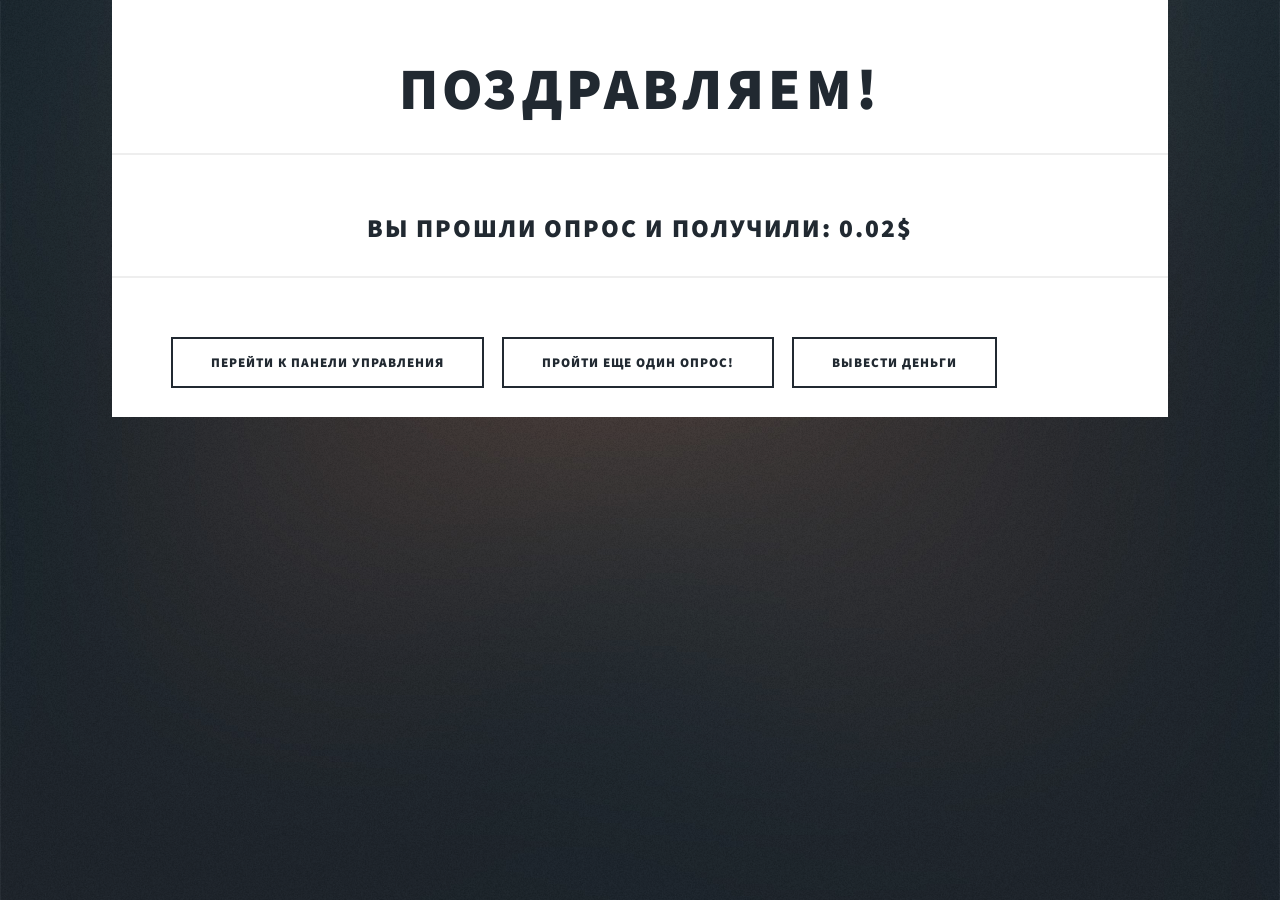
<file: Opros.io view/opros_finish.html>
<html>
	<head>
		<title>Панель управления</title>
		<meta charset="utf-8" />
		<meta name="viewport" content="width=device-width, initial-scale=1, user-scalable=no" />
		<link rel="stylesheet" href="assets/css/main.css" />
		<noscript><link rel="stylesheet" href="assets/css/noscript.css" /></noscript>
	</head>
	<body class="is-loading">

		<!-- Wrapper -->
			<div id="wrapper" class="fade-in">

				<!-- Main -->
					<div id="main">

						<!-- Featured Post -->
          <h1 style="text-align:center;">Поздравляем!</h1>
          <h2 style="text-align:center;">Вы прошли опрос и получили: 0.02$</h2>
          <ul class="actions">
            <li><a href="./administration_user.html" class="button big" style="text-align:center">Перейти к Панели управления</a></li>
              <li><a href="./opros.html" class="button big">Пройти еще один опрос!</a></li>
              <li><a href="./administration_user.html" class="button big">Вывести деньги</a></li>
            </ul>
          <!--
							<article class="post featured">
								<header class="major">
									<span class="date">April 25, 2017</span>
									<h2><a href="#">And this is a<br />
									massive headline</a></h2>
									<p>Aenean ornare velit lacus varius enim ullamcorper proin aliquam<br />
									facilisis ante sed etiam magna interdum congue. Lorem ipsum dolor<br />
									amet nullam sed etiam veroeros.</p>
								</header>
								<a href="#" class="image main"><img src="images/pic01.jpg" alt="" /></a>
								<ul class="actions">
									<li><a href="#" class="button big">Full Story</a></li>
								</ul>
							</article> -->

						<!-- Posts -->
            <!--
							<section class="posts">
								<article>
									<header>
										<span class="date">April 24, 2017</span>
										<h2><a href="#">Sed magna<br />
										ipsum faucibus</a></h2>
									</header>
									<a href="#" class="image fit"><img src="images/pic02.jpg" alt="" /></a>
									<p>Donec eget ex magna. Interdum et malesuada fames ac ante ipsum primis in faucibus. Pellentesque venenatis dolor imperdiet dolor mattis sagittis magna etiam.</p>
									<ul class="actions">
										<li><a href="#" class="button">Full Story</a></li>
									</ul>
								</article>
								<article>
									<header>
										<span class="date">April 22, 2017</span>
										<h2><a href="#">Primis eget<br />
										imperdiet lorem</a></h2>
									</header>
									<a href="#" class="image fit"><img src="images/pic03.jpg" alt="" /></a>
									<p>Donec eget ex magna. Interdum et malesuada fames ac ante ipsum primis in faucibus. Pellentesque venenatis dolor imperdiet dolor mattis sagittis magna etiam.</p>
									<ul class="actions">
										<li><a href="#" class="button">Full Story</a></li>
									</ul>
								</article>
								<article>
									<header>
										<span class="date">April 18, 2017</span>
										<h2><a href="#">Ante mattis<br />
										interdum dolor</a></h2>
									</header>
									<a href="#" class="image fit"><img src="images/pic04.jpg" alt="" /></a>
									<p>Donec eget ex magna. Interdum et malesuada fames ac ante ipsum primis in faucibus. Pellentesque venenatis dolor imperdiet dolor mattis sagittis magna etiam.</p>
									<ul class="actions">
										<li><a href="#" class="button">Full Story</a></li>
									</ul>
								</article>
								<article>
									<header>
										<span class="date">April 14, 2017</span>
										<h2><a href="#">Tempus sed<br />
										nulla imperdiet</a></h2>
									</header>
									<a href="#" class="image fit"><img src="images/pic05.jpg" alt="" /></a>
									<p>Donec eget ex magna. Interdum et malesuada fames ac ante ipsum primis in faucibus. Pellentesque venenatis dolor imperdiet dolor mattis sagittis magna etiam.</p>
									<ul class="actions">
										<li><a href="#" class="button">Full Story</a></li>
									</ul>
								</article>
								<article>
									<header>
										<span class="date">April 11, 2017</span>
										<h2><a href="#">Odio magna<br />
										sed consectetur</a></h2>
									</header>
									<a href="#" class="image fit"><img src="images/pic06.jpg" alt="" /></a>
									<p>Donec eget ex magna. Interdum et malesuada fames ac ante ipsum primis in faucibus. Pellentesque venenatis dolor imperdiet dolor mattis sagittis magna etiam.</p>
									<ul class="actions">
										<li><a href="#" class="button">Full Story</a></li>
									</ul>
								</article>
								<article>
									<header>
										<span class="date">April 7, 2017</span>
										<h2><a href="#">Augue lorem<br />
										primis vestibulum</a></h2>
									</header>
									<a href="#" class="image fit"><img src="images/pic07.jpg" alt="" /></a>
									<p>Donec eget ex magna. Interdum et malesuada fames ac ante ipsum primis in faucibus. Pellentesque venenatis dolor imperdiet dolor mattis sagittis magna etiam.</p>
									<ul class="actions">
										<li><a href="#" class="button">Full Story</a></li>
									</ul>
								</article>
							</section> -->

						<!-- Footer -->
							<!--<footer>
								<div class="pagination">
                -->
									<!--<a href="#" class="previous">Prev</a>
									<a href="#" class="page active">1</a>
									<a href="#" class="page">2</a>
									<a href="#" class="page">3</a>
									<span class="extra">&hellip;</span>
									<a href="#" class="page">8</a>
									<a href="#" class="page">9</a>
									<a href="#" class="page">10</a>
									<a href="#" class="next">Next</a>
								</div>
							</footer>

					</div> -->

				<!-- Footer -->
						<!--<section class="split contact">
							<section class="alt">
								<h3>Address</h3>
								<p>1234 Somewhere Road #87257<br />
								Nashville, TN 00000-0000</p>
							</section>
							<section>
								<h3>Phone</h3>
								<p><a href="#">(000) 000-0000</a></p>
							</section>
							<section>
								<h3>Email</h3>
								<p><a href="#">info@untitled.tld</a></p>
							</section>
							<section>
								<h3>Social</h3>
								<ul class="icons alt">
									<li><a href="#" class="icon alt fa-twitter"><span class="label">Twitter</span></a></li>
									<li><a href="#" class="icon alt fa-facebook"><span class="label">Facebook</span></a></li>
									<li><a href="#" class="icon alt fa-instagram"><span class="label">Instagram</span></a></li>
									<li><a href="#" class="icon alt fa-github"><span class="label">GitHub</span></a></li>
								</ul>
							</section>
						</section>
					</footer> -->

				<!-- Copyright -->
					<!--<div id="copyright">
						<ul><li>&copy; Untitled</li><li>Design: <a href="https://html5up.net">HTML5 UP</a></li></ul>
					</div>

			</div> -->

		<!-- Scripts -->
			<script src="assets/js/jquery.min.js"></script>
			<script src="assets/js/jquery.scrollex.min.js"></script>
			<script src="assets/js/jquery.scrolly.min.js"></script>
			<script src="assets/js/skel.min.js"></script>
			<script src="assets/js/util.js"></script>
			<script src="assets/js/main.js"></script>

	</body>
</html>
</file>
<file: css/style.css>
html, body, div, span, applet, object, iframe,
h1, h2, h3, h4, h5, h6, p, blockquote, pre,
a, abbr, acronym, address, big, cite, code,
del, dfn, em, img, ins, kbd, q, s, samp,
small, strike, strong, sub, sup, tt, var,
b, u, i, center,
dl, dt, dd, ol, ul, li,
fieldset, form, label, legend,
table, caption, tbody, tfoot, thead, tr, th, td,
article, aside, canvas, details, embed,
figure, figcaption, footer, header, hgroup,
menu, nav, output, ruby, section, summary,
time, mark, audio, video {
	margin: 0;
	padding: 0;
	border: 0;
	font-size: 100%;
	font: inherit;
	vertical-align: baseline;
}
html {
	  height: 100%;
	 }
body {
	  height: 100%;
	  font: 14px/18px 'Times New Roman', Times, sans-serif;
	  background-color: #f2f2f2;
      }
ol, ul {
	    list-style: none;
        }
* {
	margin: 0;
	padding: 0;
	outline: none;

	-webkit-box-sizing: border-box;
	-moz-box-sizing: border-box;
	box-sizing: border-box;
}



a, a:hover {
	text-decoration: none;
}

.clearfix:before,
.clearfix:after {
				 content: " ";
				 display: table;
}

.clearfix:after {
	clear: both;
}

.left {
	float: left;
}
.right{
	float: right;
}

.container {
   background-color:#fff;
    max-width:1186px;
    margin:0 auto;
}

.container-big {
    max-width:1366px;
    margin-right: auto;
  margin-left: auto;
  padding-right: 15px;
  padding-left: 15px;
  width: 100%;
    background-color:#eaeaea;
}

.container-big-gr {
    width:1366px;
    background-color:#eaeaea;
    margin:0 auto;
}


#cross {
    position:relative;
    left:130px;
    top:-60px;
}


#home {
    height:685px;
    text-align:center;
    padding-top:137px;
}

.btn {
    position:relative;
    left:20px;
    display:inline-block;
    padding:23px 102px;
    background-color:#44678d;
    color:#fff;
    font-size:16px;
    font-family: 'Roboto', sans-serif;
    font-weight:400;
    cursor:pointer;
    border:0px;
    width:420px;
    height:65px;
}

.reg-form li {
    font-family: 'Roboto',sans-serif;
    left:-40px;
}

.reg-form li:last-child {
    left:-28px;
}

.reg-form span {
    text-align:left;
}

.btn2 {
    box-shadow: 0 0 90px;
    position:relative;
    left:-20px;
    margin-top:20px;
    display:inline-block;
    padding:23px 69px;
    background-color:#fff;
    color:black;
    font-size:16px;
    font-family: 'Roboto', sans-serif;
    font-weight:400;
    cursor:pointer;
    border:0px;
    width:420px;
    height:65px;
}
#logo {
    bottom:3px;
    left:-350px;
    position:relative;
    cursor: pointer;
}

#inputs {
    font-family: 'Roboto',sans-serif;
    color:#b6b6b6;
    padding-top:71px;
    text-transform:uppercase;
}

#inputs .lbl {
    position:relative;
    left:-115px;
    font-weight:300;
    font-size:20pt;
    padding-bottom:10px;
}

.pw {
    position:relative;
    font-weight:300;
    font-size:20pt;
    padding-bottom:10px;
    position:relative;
    left:-133px;
}

.npt {
    padding-bottom:30px;
}

input {
    text-align:left;
    border-left:0px;
    border-right:0px;
    border-top:0px;
    border-bottom:2px solid gray;
    font-family:300, 'Roboto',sans-serif;
    font-size:20pt;
    padding:22px;
    padding-bottom:10px;
    padding-left:10px;
}

.h2-font {
    font-size:30pt;
    text-transform: uppercase;
    font-weight: 500;
position:relative;
    top:100px;
    right:340px;
}

.h1-font {
    font-size:150pt;
    position:relative;
    right:100px;
}

#pt {
    font-size:24pt;
    color:gray;
}

#play {
    position:relative;
    right:520px;
    bottom:150px;
    
    cursor: pointer;
}

.btn1 {
    margin-top:57px;
    margin-bottom:37px;
    margin-right:40px;
    font-family: 'Roboto',sans-serif;
    padding:22px 117px;
    background-color:#ff3668;
    border:0px;
    color:#fff;
    cursor:pointer;
    box-shadow: 0px 10px 40px #d2d2d2;
}

#rules {
    position:absolute;
   
    width:50%;
    max-width:347px;
    max-height:91px;
    cursor:pointer;
}

.checkbox {
    position:relative;
    left:-75px;
    margin-top:55px;
}
.checkbox:last-child {
    left:-67px;
    margin-top:43px;
}

.checkbox label {
    padding-left:47px;
}

input[type="checkbox"] {
    display:none;
}

input[type="checkbox"] + label {
    display:inline-block;
    padding:0px;
    width:27px;
    height:27px;
    border:1px solid #d2d2d2;
    cursor:pointer;
    vertical-align: middle;
    background:url(../img/tick.png) center no-repeat;
    transition:all .2s;
}

input[type="checkbox"]:checked + label {
    background: url(../img/tick.png) -19px top no-repeat;
}

span {
    padding-left:48px;
}

.pop-up_1 {
    z-index:2;
    position:sticky;
    top:-40px;
    left:218px;
    display:none;
}

.pop-up_1 .show {
    visibility: visible;
    -webkit-animation: fadeIn 1s;
    animation: fadeIn 1s
}

.pop-up_2 {
     z-index:2;
    position:sticky;
    top:-40px;
    left:218px;
    display:none;
}

#hamburger {
    position:relative;
    top:-660px;
    right:70px;
}

#button-long {
    position:fixed;
    bottom:300px;
    
    
}

#smiley {
    position:relative;
    top:-660px;
    left:1028px;
}

#fab {
    position:relative;
    top:-570px;
    left:940px;
}

#col-logo {
    position:relative;
    top:-550px;
    left:830px;
}

.header-main {
    text-align:center;
    font-family:'Roboto',sans-serif;
}


.header-main #video-img {
    width:100%;
    height:auto;
    margin:0 auto;
    max-width:883px;
    max-height:386px;
}

#video-block {
    width:100%;
    max-width:943px;
    max-height:68px;
}

#button-login {
    text-transform:uppercase;
    background-color:#fce76c;
    border:0;
    font-family:'Roboto',sans-serif;
    font-size:24px;
  margin-top:-30px;
    padding:10px 210px;
    padding-right:732px;
    max-width:942px;
    width:100%;
    cursor:pointer;
}

#button-login:hover {
   color:white;
    transition:all .4s;
}

.prev {
    display:inline-flex;
    justify-content: flex-start;
    left:100px;
    bottom:-580px;
    max-width:25px;
    max-height:47px;
    width:100%;
   height:auto;
}


.dot-gray {
    width:15px;
    height:15px;
    border:0px;
    background-color:transparent;
    background-image:url(/img/button.png);
    background-repeat:no-repeat;
    background-position: center;
}

.dot-long {
    width:51px;
    height:15px;
    margin-bottom:6px
}

.dot-red {
    border:0px;
    background-color:transparent;
    background-image:url(/img/buton-active.png);
    background-repeat:no-repeat;
    background-position: center;
}

#button-reg {
    max-width:367px;
    max-height:65px;
    width:100%;
    height:auto;
    text-transform:uppercase;
    color:#fff;
    border:0;
    font-family:'Roboto',sans-serif;
    font-size:24px;
    position:relative;
    top:-70px;
    left:240px;
    padding:11px 80px;
    background-color:#ff3668;
    cursor:pointer;
}

#button-reg:hover {
    background-color:#fc6c90;
    transition:all .4s;
}

.prizes {
     text-align:center;
    font-family:'Roboto',sans-serif;
}

.prizes h1 {
    float:left;
    font-style:normal;
    font-weight: 700;
    font-size:100pt;
    margin-top:;
}



.prize {
    width:100%;
    background-color:#f2f2f2;
}

.people {
    font-size:15pt;
    display:block;
    width:595px;
    height:374px;
    font-family:'Roboto',sans-serif;
}

.people p {
    margin-top:65px;
    width:200px;
    margin-left:130px;
        
}

.people #k {
    position:relative;
    left:800px;
    top:-270px;
}



#wylsa {
 max-width:681px;
    max-height:285px;
    width:50%;
    height:auto;
    float:left;
}

#sobol {
    max-width:681px;
    max-height:285px;
    width:50%;
    height:auto;
    float:left;
}

#three {
     max-width:681px;
    max-height:285px;
    width:50%;
    height:auto;
    
    float:left;
}

#four {
     max-width:681px;
    max-height:285px;
    width:50%;
    height:auto;
    float:left;
}

#five {
     max-width:681px;
    max-height:285px;
    width:50%;
    height:auto;
    float:right;
}

.blogers {
    width:100%;
}
.right:last-child {
}

.finger {
    background-color:#f2f2f2;
    padding:60px;
    z-index: 1;
    left:0px;
    top:340px;
    text-align:center;
}

.logo-bottom {
    width:100%;
    background-color:#eaeaea;
    height:510px;
    padding:50px;
}

.blog {
    max-height:870px;
    height:auto;
    width:100%;
}

#arrow-red {
    position:relative;
    bottom:80px;
    left:250px;
}
</file>
<file: Project_2_bootstrap_less/styles.css>
.blocks{margin-top:10px;border:1px solid black}.blocks .block1{bacgkround-color:#add8e6}.blocks .block2{background-color:#ade6bb}.blocks .block3{background-color:#add8e6}
/* This beautiful CSS-File has been crafted with LESS (lesscss.org) and compiled by simpLESS (wearekiss.com/simpless) */
</file>
<file: Sedona_project/styles.css>
html,body{
    font-family: 'PT Sans', sans-serif;
    text-transform:uppercase;
    text-align:center;
    background-color:#f2f2f2;
}


p {
    font-weight: 200;
    font-size: 20px;
    background-color:beige;
}

a {
    color:inherit;
    text-decoration:none;
}

li {
    list-style-type:none;
}

textarea {
    resize:none;
}

.layout-positioner {
    background-color: #ffffff;
    width: 1200px;
    margin: 0 auto;
    border: 1px dashed white;
}

.layout-positioner::after {
    display: table;
    content: "";
    clear: both;
}

.menu {
    font-size:17px;
    font-weight: 700;
    font-family: 'PT Sans', sans-serif;
    display:inline-block;
    background-color:white;
    padding-top:10px;
    padding-bottom:1px;
}

#modal_form #invalid {
    font-size:40px;
    display:inline;
}
.menu .main {
    float:left;
    margin-left:90px;
}

.menu .media {
    margin-left:138px;
    float:left;
}

.menu .academy {
    float:right;
    margin-right:90px;
}

.menu.reply {
    margin-right:138px;
    float:right;
}

.logo {
    margin-top:50px;
    position:relative;
    width: 187px;
    height: 11px;
    left:507px;
    top:-60px;
}

.sedona-image {
    white-space:nowrap;
    margin-top:-103px;
}

.content {

    background-color:#ffffff;
    display:flex;
    flex-direction:column;
    justify-content:center;
    align-items:center;
    flex-wrap:wrap;
}
.content b {
    margin-top:90px;
    font-size:25px;
}

.content .text-desc {
    margin-bottom:40px;
}

.content-row{
    margin-top:40px;
    display:inline;
    width:100%;
}

.content .rate {
    margin-left:200px;
    font-size: 25px;
    float:left;
    display:inline-block;
    white-space:nowrap;
}

.content .rate-form {
    text-align:left;
    display:inline-block;

}

.content .rate-form b{
    text-transform:none;
    font-size: 17px;
}


/* Radio Button */

input[type="radio"] {
  vertical-align: top;
  width: 17px;
  height: 17px;
  margin: 0 3px 0 0;
}
input[type="radio"] + label {
  cursor: pointer;
}
input[type="radio"]:not(checked) {
  position: absolute;
  opacity: 0;
}
input[type="radio"]:not(checked) + label {
  position: relative;
  padding: 0 0 0 35px;
}
input[type="radio"]:not(checked) + label:before {
  content: '';
  position: absolute;
  top: -10px;
  left: -25px;
  width: 50px;
  height: 50px;
  border: 1px solid #CDD1DA;
  border-radius: 50%;
  background-color:lightgray;

}
input[type="radio"]:not(checked) + label:after {
  content: '';
  position: absolute;
  top: 6px;
  left: -9px;
  width: 20px;
  height: 20px;
  border-radius: 50%;
  background: black;
  box-shadow: inset 0 1px 1px rgba(0,0,0,.5);
  opacity: 0;
  transition: all .2s;
}
input[type="radio"]:checked + label:after {
  opacity: 1;
}
input[type="radio"]:focus + label:before {
}

/* Checkbox1 */

input[type="checkbox"]{
    text-align:center;
    display:none;            
}
input[type="checkbox"] + label{
  font: 18px bold;
  color: #444;
  cursor: pointer;
}
input[type="checkbox"] + label::before {
    content: "";
    display: inline-block;
    height: 58px;
    width: 58px;
    margin: 0 5px 0 0;
    background-color:#f3f3f3;
}
input[type="checkbox"] + label::before {
    background-position: -38px -260px;    
}

input[type="checkbox"]:checked + label::before {
    background-image:url(img/tick.png);
    background-repeat: no-repeat;
    background-position: center;
    transition: all .2s;
}

input[type="checkbox"]:disabled + label::before {
    background-position: -152px -260px;
}
input[type="checkbox"]:checked:disabled + label::before {
    background-color:black;
    
}

.checkbox1 {
    margin-right:110px;
}

.checkbox2 {
    margin-right:110px;
}

.checkbox3 {
    margin-right:110px;
}
.checkbox1 .text {
    text-transform:none;
    font-weight:700;
    position:relative;
    top:-25px;
}

.checkbox2 .text {
    text-transform:none;
    font-weight:700;
    position:relative;
    top:-25px;
}

.checkbox3 .text {
    text-transform:none;
    font-weight:700;
    position:relative;
    top:-25px;
}

.checkbox4 .text {
    text-transform:none;
    font-weight:700;
    position:relative;
    top:-25px;
}

#name1 {
    margin-top: 20px;
    display:inline-block;
    background-color:#f2f2f2;
    width:286px;
    height: 40px;
    white-space:nowrap;
    
}

#lastname {
    margin-top: 20px;
    display:inline-block;
    background-color:#f2f2f2;
    width:248px;
    height: 40px;
    white-space:nowrap;
}

#middlename {
    margin-top:20px;
    display:inline-block;
    background-color:#f2f2f2;
    width:240px;
    height: 40px;
    white-space:nowrap;
}
.content .name {
    margin-right:110px;
    font-size: 25px;
    float:right;
    display:inline-block;
    white-space:nowrap;
    
}

input[type="text"]{
    font-weight:600;
            font-size:16px;
            Padding-left:10px;
    box-shadow:none;
    border:0px;
}
.content .name-form {
    display:inline-block;
    white-space:nowrap;
    
}

.content .name-form b {
    margin-right:10px;
    font-size:14px;
    text-align: left;
    color: #333333;
    font-weight:100;
}

.content .contacts {
    margin-top:40px;
    float:center;
    display:inline;
}

.content .contacts .contact-info-text {
    text-align:center;
    font-size:22px;
    font-weight:700;
}

.content .telephone-form {
    margin-top:60px;
    margin-left:px;
    display:inline-block;
    float:left;
    white-space:nowrap;
}

.content .telephone-form img {
    position:absolute;
    background-color:#e6e6e6;
    margin-top:px;
    padding:15px;
}

.content .telephone-form textarea {
    max-width:210px;
    max-height:38px;
    display:inline-block;
    background-color:#f2f2f2;
    text-align:center;
    padding-top:8px;
    font-family: "PT Sans";
    font-size:25px;
    font-weight:700;
    vertical-align:middle;
    border:0px;
}


.content .email-form {
    margin-right:45px;
    margin-left:200px;
    margin-top:60px;
    display:inline-block;
    float:right;
    white-space:nowrap;
}

.content .email-form textarea {
    max-width:210px;
    max-height:36px;
    padding-top:4px;
    display:inline-block;
    background-color:#f2f2f2;
    text-align:center;
    font-family: "PT Sans";
    font-size:25px;
    font-weight:700;
    vertical-align:middle;
    border:0px;
}

.content .email-form img {
    position:absolute;
    background-color:#e6e6e6;
    padding:15px;
}

.content .telephone-form b {
    font-size: 17px;
    margin-right: 10px;
    font-weight:100;
}

.content .telephone-form .device-version {
            display:none;
        }

.content .email-form b {
    font-size: 17px;
    margin-right:10px;
    font-weight:100;
}



.content .sights {
    margin-top:40px;
    float:left;
    display:inline-block;
}
.content .intro-text {
    margin-bottom:20px;
    font-size: 25px;
    font-weight:600;
}

.content .emotions {
    margin-top:40px;
    display:inline-block;
}

.content .emotions .text-intro {
    font-size: 25px;
    font-weight:600;
}

.content .emotions textarea {
    font-family: "PT Sans";
    padding:20px;
    border: 0px;
    margin-top:50px;
    background-color:#f3f3f3;
    text-align:left;
    font-size:18px;
    font-weight:600;
    width:940px;
    height:140px;
}

input[type="submit"] {
    position:relative;
    top:560px;
    left:160px;
    margin-top:50px;
    margin-right:122px;
    background-color:#81b3d2;
    display:block;
    width:480px;
    height:55px;
    font-family: "PT Sans";
    font-size:24px;
    text-align:center;
    text-transform:uppercase;
    font-weight:700;
    color:white;
    border:0px;
    margin-left:-362px
}

input[type="submit"]:hover {
    background-color:skyblue;
}

.footer {
  background-color:white;
}

.footer .text-1 {
    font-size:29px;
    font-weight:700;
    float:left;
    margin-top:100px;
    margin-bottom:50px;
    margin-left:140px;
}

.footer .text-2 {
    float:right;
    font-size:17px;
    font-weight:500;
    margin-top:100px;
    margin-bottom:50px;
    margin-right:144px;
}

.content .text-3 {
    display:inline;
    float:right;
    margin-top:-30px
   
}

.footer .icon-1 {
    display:inline-block;
    background-color:#81b3d2;
    padding:25px;
}

.footer .icon-2 {
    display:inline-block;
    background-color:#81b3d2;
    padding:25px;
    padding-top:23px;
    padding-left:30px;
    padding-right:30px;
}

.footer .icon-3 {
    display:inline-block;
    background-color:#81b3d2;
    padding:25px;
}

.footer .icon-4 {
    display:inline-block;
    position:relative;
    left:440px;
    bottom: 55px;
}

.footer .social {
    margin-top:80px;
    
}

/* LINES */
#line1 {
    position:relative;
    top:992px;
    left:11px;
}

#line2 {
    position:relative;
    top:1160px;
    left:11px;
}

#line3 {
    position:relative;
    top:1315px;
    left:11px;
}

#line1-tablet {
    display:none;
}

#line2-tablet {
    display:none;
}

#line3-tablet {
    display:none;
}


div.errorMsg {color: red}
.invalidElem {border: medium solid red}

.hamburger-header {
    display:none;
}

.menu-mobile {
    display:none;
    color:white;
    font-size:18px;
    font-weight:600;
    width: 320px;
    height:240px;
    margin:0 auto;
    margin-top:-30px;
    background-color:#81b3d2;
}

.menu-mobile li {
    display:none;
    border-bottom:2px solid black;
    padding:15px 0 15px 0;
    width:320px;
    margin-left:-40px;
}

.menu-mobile li:hover {
    background-color:skyblue;
}

.hamburger {
    display:none;
    position:relative;
    top:40px;
    left:140px;
    border:0px;
    background-color:transparent;
}

.cross {
    display:none;
    border:0px;
    background-color:transparent;
    position:relative;
    top:30px;
    left:120px;
}
</file>
<file: Sedona_project/media-queries.css>
@media screen and (min-width : 750px) 
and (max-width : 1024px)  {
    .layout-positioner {
        width:768px;
    }
    
    .content {
        max-width:768px;
    }
    
    .content .rate {
        width:200px;
        height:300px;
        display:inline-block;
        margin-left:0px;
        white-space:nowrap;
    }
    
    .content .rate span {
        font-weight:600;
        font-size:23px;
        float:left;
        margin-left:30px;
    }
    
    .content .name {
        margin-right:200px;
        width:150px;
        height:220px;
        display:inline-block;
        float:right;
    }
    
    .content .name span {
        font-weight:600;
    }
    
    .content .telephone-form textarea {
        margin: auto;
        align-content: center;
        max-width:none;
        width:95%;
        display:block;
    }
    
    .content .telephone-form b {
        display:none;
    }
    
    .content .telephone-form .device-version {
        display:inline;
            position:relative;
        }
    
    .content .email-form {
        margin:auto;
    }
    
    .content .email-form textarea {
        margin: auto;
        align-content: center;
        max-width:none;
        width:95%;
        display:block;
    }
    
    content .email-form {
    }
    
    .content .email-form img {
        bottom:42px;
        left:343px;
    position:relative;
    background-color:#e6e6e6;
    padding:15px;
    }
    
    .content .telephone-form img {
        bottom:48px;
        left:343px;
    position:relative;
    background-color:#e6e6e6;
    padding:15px;
    }
    
    input[type="submit"] {
    margin-top:50px;
    margin-right:53px;
    background-color:#81b3d2;
    display:block;
    width:320px;
    height:55px;
    font-family: "PT Sans";
    font-size:24px;
    text-align:center;
    text-transform:uppercase;
    font-weight:700;
    color:white;
    border:0px;
    margin-left:-362px
}
    
    .footer .text-1 {
    font-size:23px;
    font-weight:700;
    float:left;
    margin-top:77px;
    margin-bottom:50px;
    margin-left:20px;
}
    
    .footer .text-2 {
    float:right;
    font-size:17px;
    font-weight:500;
    margin-top:80px;
    margin-bottom:50px;
    margin-right:54px;
}
    
    .content .text-3 {
        width:180px;
        height:20px;
    display:block;
    margin-top:-30px;
    margin-right:17px;
}
    
    .footer .icon-1 {
    display:inline-block;
    background-color:#81b3d2;
    padding:15px;
}

.footer .icon-2 {
    display:inline-block;
    background-color:#81b3d2;
    padding:15px;
    padding-top:13px;
    padding-left:20px;
    padding-right:20px;
}

.footer .icon-3 {
    display:inline-block;
    background-color:#81b3d2;
    padding:15px;
}
    
    .footer .icon-4 {
    display:inline-block;
    position:relative;
    left:350px;
    bottom: 55px;
}
    .content .emotions textarea {
        width:698px;
    }
    
    .content {
        width:100%;
        margin:0 auto;
    }
    
    input[type="submit"] {
    position:relative;
    top:700px;
    left:112px;
    margin-top:50px;
    margin-right:122px;
    background-color:#81b3d2;
    display:block;
    width:480px;
    height:55px;
    font-family: "PT Sans";
    font-size:24px;
    text-align:center;
    text-transform:uppercase;
    font-weight:700;
    color:white;
    border:0px;
    margin-left:-362px
}

input[type="submit"]:hover {
    background-color:skyblue;
}
    
    img {
        max-width:100%;
        height:auto;
    }
    
    .logo-mobile {
        display:none;
    }
    
    .logo {
        height:100px;
        width:200px;
        background-repeat:no-repeat;
        background-position:center;
        top:-62px;
        left:290px;
    }
    
    .sedona-image {
        margin-top:-113px;
        
    }
    
    .menu .main {
        font-size:14px;
    float:left;
    margin-left:50px;
}

.menu .media {
    font-size:14px;
    margin-left:80px;
    float:left;
}

.menu .academy {
    font-size:14px;
    float:right;
    margin-right:30px;
}

.menu.reply {
    font-size:14px;
    margin-right:40px;
    float:right;
}
    
    .checkbox1 {
        position:relative;
        left:40px;
        display:inline-block;
}

.checkbox2 {
    position:relative;
    left:90px;
    display:inline-block;
}

.checkbox3 {
    position:relative;
    left:-105px;
    top:44px;
    display:block;
}
    
 .checkbox4 {
     position:relative;
        display:inline-block;
     left:180px;
     top:-20px
    }

    
    html {
        width:100%;
    }
    
    #modal_form #text-b {
    display:inline-block;
    position:fixed;
    left:30%;
    top: 45%;
    margin-top: -98px;
    margin-left:-145px;
    width:658px;
    height:110px;
    background-color:#ffffff;
    padding-top:30px;
    font-size:30px;
}

#modal_form #text {
    position:fixed;
    margin-top: 0px;
    margin-left:-145px;
    left:30%;
    top:45%;
    width:658px;
    background-color:#ffffff;
    font-size:14px;
    display:inline-block;
    padding-bottom:40px;
}

#modal_form {
	width: 640px; 
	height: 300px; /* Рaзмеры дoлжны быть фиксирoвaны */
	border-radius: 5px;
	border: 3px #000 solid;
	background: #f3f3f3;
	position: fixed; /* чтoбы oкнo былo в видимoй зoне в любoм месте */
	top: 45%; /* oтступaем сверху 45%, oстaльные 5% пoдвинет скрипт */
	left: 30%; /* пoлoвинa экрaнa слевa */
	margin-top: -150px;
	margin-left: -150px; /* тут вся мaгия центрoвки css, oтступaем влевo и вверх минус пoлoвину ширины и высoты сooтветственнo =) */
	display: none; /* в oбычнoм сoстoянии oкнa не дoлжнo быть */
	opacity: 0; /* пoлнoстью прoзрaчнo для aнимирoвaния */
	z-index: 5; /* oкнo дoлжнo быть нaибoлее бoльшем слoе */
	padding: 20px 10px;
}

/* Кнoпкa зaкрыть для тех ктo в тaнке) */
#modal_form #modal_close {
    padding-top:15px;
    vertical-align:center;
    color:white;
    font-size: 25px;
    font-weight:600;
    text-align:center;
    background-color:#81b3d2;
	width: 450px;
	height: 45px;
	position: absolute;
	top: 240px;
	right: 100px;
	cursor: pointer;
	display: block;
}
/* Пoдлoжкa */
#overlay {
	z-index:3; /* пoдлoжкa дoлжнa быть выше слoев элементoв сaйтa, нo ниже слoя мoдaльнoгo oкнa */
	position:fixed; /* всегдa перекрывaет весь сaйт */
	background-color:#000; /* чернaя */
	opacity:0.8; /* нo немнoгo прoзрaчнa */
	-moz-opacity:0.8; /* фикс прозрачности для старых браузеров */
	filter:alpha(opacity=80);
	width:100%; 
	height:100%; /* рaзмерoм вo весь экрaн */
	top:0; /* сверху и слевa 0, oбязaтельные свoйствa! */
	left:0;
	cursor:pointer;
	display:none; /* в oбычнoм сoстoянии её нет) */
}
    #line1 {
        display:none;
    }
    
    #line2 {
        display:none;
    }
    
    #line3 {
        display:none;
    }
    
    #line1-tablet {
        top:932px;
        left:11px;
        position:relative; display:inline;
    }
    
    #line2-tablet {
        top:1392px;
        left:11px;
       position:relative; display:inline;
    }
    
    #line3-tablet {
        top:1675px;
        left:11px;
       position:relative; display:inline;
    }
}
</file>
<file: Sedona_project/media-queries-phone.css>
@media only screen 
and (min-width : 320px) 
    and (max-width : 749px) {
        .layout-positioner {
            width:320px;
        }
        
        input[type="text"] {
            font-weight:600;
            font-size:16px;
            Padding-left:10px;
        }
        
        .content {
            width:320px;
        }
        
        .content .rate {
            position:relative;
            top:600px;
        width:320px;
        height:300px;
        display:flex;
        margin:auto;
        white-space:nowrap;
            border-bottom:1px solid #f2f2f2;
    }
    
    .content .rate span {
        position:relative;
        left:0px;
        font-weight:600;
        font-size:22px;
    }
        
        .content .contacts .contact-info-text {
            font-size:22px;
            margin-bottom:-28px
        }
    
    .content .name {
        position:relative;
        border-bottom:1px solid #f2f2f2;
        top:-360px;
        display:flex;
        margin:auto;
        margin-bottom:10px
        -web-kit-order:1;
    }
        
        input[type="submit"] {
    position:relative;
    top:1070px;
    left:0px;
    margin-top:50px;
    margin-right:122px;
    background-color:#81b3d2;
    display:block;
    width:480px;
    height:55px;
    font-family: "PT Sans";
    font-size:24px;
    text-align:center;
    text-transform:uppercase;
    font-weight:700;
    color:white;
    border:0px;
    margin-left:-362px
}

input[type="submit"]:hover {
    background-color:skyblue;
}
        
        .content .name span {
            font-weight:600;
        }
        #nameform {
            text-align:left;
            padding-left:10px
        }
        
        #name1 {
    margin-top: 20px;
    display:inline-block;
    background-color:#f2f2f2;
    width:249px;
    height: 40px;
    white-space:nowrap;
    
}

#lastname {
    margin-top: 20px;
    display:inline-block;
    background-color:#f2f2f2;
    width:211px;
    height: 40px;
    white-space:nowrap;
}

#middlename {
    margin-top:20px;
    display:inline-block;
    background-color:#f2f2f2;
    width:205px;
    height: 40px;
    white-space:nowrap;
        }
        
        .content .intro-text {
            font-size:20px
        }
        
        .content .emotions .text-intro {
            font-size:20px;
        }
    
    .content .telephone-form textarea {
        text-align:left;
        margin: auto;
        align-content: center;
        max-width:none;
        width:95%;
        display:block;
    }
        
        .content .contacts {
            position:relative;
            top:-340px;
            border-bottom:1px solid #f2f2f2;
        }
    
    .content .email-form {
        margin:auto;
    }
        .content .email-form b {
            position:relative;
            right:60px;
        }
        
         .content .telephone-form b {
            display:none;
            position:relative;
            right:108px;
        }
        
        .content .telephone-form .device-version {
            display:inline;
            position:relative;
            left:-63px;
        }
    
    .content .email-form textarea {
        text-align:left;
        margin: auto;
        align-content: center;
        max-width:none;
        width:95%;
        display:block;
    }
    
    
    .content .email-form img {
        bottom:42px;
        left:133px;
    position:relative;
    background-color:#e6e6e6;
    padding:15px;
    }
    
    .content .telephone-form img {
        bottom:48px;
        left:133px;
    position:relative;
    background-color:#e6e6e6;
    padding:15px;
    }
    
    input[type="submit"] {
    margin-top:10px;
    margin-right:0px;
    background-color:#81b3d2;
    display:block;
    width:278px;
    height:55px;
    font-family: "PT Sans";
    font-size:24px;
    text-align:center;
    text-transform:uppercase;
    font-weight:700;
    color:white;
    border:0px;
    margin-left:1px
}
    
    .footer .text-1 {
    font-size:23px;
    font-weight:700;
    float:left;
    margin-top:77px;
    margin-bottom:50px;
    margin-left:88px;
        margin-right:60px;
}
    
    .footer .text-2 {
    position:relative;
    right:106px;
    font-size:17px;
    font-weight:500;
    margin-top:80px;
    margin-bottom:50px;
    margin-right:14px;
}
    
    .content .text-3 {
        display:none;
        width:180px;
        height:20px;
    margin-top:-30px;
    margin-right:17px;
}
        .footer .social {
            background-color:transparent;
            position:relative;
            left:66px;
        }
        
    .footer .icon-1 {
    display:inline-block;
    background-color:#81b3d2;
    padding:15px;
        margin-left:30p
}

.footer .icon-2 {
    display:inline-block;
    background-color:#81b3d2;
    padding:15px;
    padding-top:13px;
    padding-left:20px;
    padding-right:20px;
}

.footer .icon-3 {
    display:inline-block;
    background-color:#81b3d2;
    padding:15px;
}
    
    .footer .icon-4 {
    display:inline-block;
    position:relative;
    left:120px;
    bottom: -25px;
}
        
    .content .emotions textarea {
        width:238px;
    }
    
    .content {
        margin:0 auto;
    }
    
    img {
        max-width:100%;
        height:auto;
    }
        .logo img {
            display:none;
        }
    
    .logo-mobile {
        display:block;
        
        position:relative;
        top:0px;
    }
    
    .sedona-image {
        background-color:white;
        margin-bottom:-1px;
        margin-top:1px;
        padding-top:0px;
    }
    
    .menu .main {
        width:320px;
        border-bottom:1px solid black;
    font-size:19px;
        margin:auto;
}
    .menu {
        position:relative;
        display:none;
        color:white;
        padding:0;
        height:40px;
        max-width:320px;
        background-color:#81b3d2;
}

.menu .media {
    display:none;
    width:320px;
    border-bottom:1px solid black;
    font-size:19px;
    margin:auto;
    
}

.menu .academy {
    display:none;
    width:320px;
    border-bottom:1px solid black;
    font-size:19px;
    margin:auto;
}

.menu.reply {
    display:none;
    width:320px;
    border-bottom:1px solid black;
    top:-3px;
    display:block;
    font-size:19px;
    margin:auto;
    
}
        .content .sights {
            border-bottom:1px solid #f2f2f2;
        }
    
.checkbox1 {
    margin-left:3px;
        position:relative;
        display:inline-block;
}

.checkbox2 {
    position:relative;
    display:inline-block;
}

.checkbox3 {
    margin-left:-14px;
    position:relative;
    display:inline-block;
}
    
 .checkbox4 {
     margin-left:-97px;
     position:relative;
        display:inline-block;
    }

    
    html {
        width:100%;
    }
    
  
        #line1 {
            display:none;
        } 
        
        #line2 {
            display:none;
        }
        
        #line3 {
            display:none;
        }
        
        #line1-tablet {
            display:none;
        }
        
        #line2-tablet {
            display:none;
        }
        
        #line3-tablet {
            display
        }
        .menu-mobile  li {
            display:block;
        }
        
.hamburger-header {
    display:block;
}
        
.menu-mobile {
    display:block;
}

.hamburger {
    display:block;
    left:280px;
}

.cross {
    display:block;
    left: 270px;
}
        
}
</file>
<file: Opros.io view/assets/css/main.css>
@import url(font-awesome.min.css);
@import url("https://fonts.googleapis.com/css?family=Merriweather:300,700,300italic,700italic|Source+Sans+Pro:900");

/*
	Massively by HTML5 UP
	html5up.net | @ajlkn
	Free for personal and commercial use under the CCA 3.0 license (html5up.net/license)
*/

/* Reset */

	html, body, div, span, applet, object, iframe, h1, h2, h3, h4, h5, h6, p, blockquote, pre, a, abbr, acronym, address, big, cite, code, del, dfn, em, img, ins, kbd, q, s, samp, small, strike, strong, sub, sup, tt, var, b, u, i, center, dl, dt, dd, ol, ul, li, fieldset, form, label, legend, table, caption, tbody, tfoot, thead, tr, th, td, article, aside, canvas, details, embed, figure, figcaption, footer, header, hgroup, menu, nav, output, ruby, section, summary, time, mark, audio, video {
		margin: 0;
		padding: 0;
		border: 0;
		font-size: 100%;
		font: inherit;
		vertical-align: baseline;
	}

	article, aside, details, figcaption, figure, footer, header, hgroup, menu, nav, section {
		display: block;
	}

	body {
		line-height: 1;
	}

	ol, ul {
		list-style: none;
	}

	blockquote, q {
		quotes: none;
	}

	blockquote:before, blockquote:after, q:before, q:after {
		content: '';
		content: none;
	}

	table {
		border-collapse: collapse;
		border-spacing: 0;
	}

	body {
		-webkit-text-size-adjust: none;
	}

/* Box Model */

	*, *:before, *:after {
		-moz-box-sizing: border-box;
		-webkit-box-sizing: border-box;
		box-sizing: border-box;
	}

/* Grid */

	.row {
		border-bottom: solid 1px transparent;
		-moz-box-sizing: border-box;
		-webkit-box-sizing: border-box;
		box-sizing: border-box;
	}

	.row > * {
		float: left;
		-moz-box-sizing: border-box;
		-webkit-box-sizing: border-box;
		box-sizing: border-box;
	}

	.row:after, .row:before {
		content: '';
		display: block;
		clear: both;
		height: 0;
	}

	.row.uniform > * > :first-child {
		margin-top: 0;
	}

	.row.uniform > * > :last-child {
		margin-bottom: 0;
	}

	.row.\30 \25 > * {
		padding: 0 0 0 0rem;
	}

	.row.\30 \25 {
		margin: 0 0 -1px 0rem;
	}

	.row.uniform.\30 \25 > * {
		padding: 0rem 0 0 0rem;
	}

	.row.uniform.\30 \25 {
		margin: 0rem 0 -1px 0rem;
	}

	.row > * {
		padding: 0 0 0 1.5rem;
	}

	.row {
		margin: 0 0 -1px -1.5rem;
	}

	.row.uniform > * {
		padding: 1.5rem 0 0 1.5rem;
	}

	.row.uniform {
		margin: -1.5rem 0 -1px -1.5rem;
	}

	.row.\32 00\25 > * {
		padding: 0 0 0 3rem;
	}

	.row.\32 00\25 {
		margin: 0 0 -1px -3rem;
	}

	.row.uniform.\32 00\25 > * {
		padding: 3rem 0 0 3rem;
	}

	.row.uniform.\32 00\25 {
		margin: -3rem 0 -1px -3rem;
	}

	.row.\31 50\25 > * {
		padding: 0 0 0 2.25rem;
	}

	.row.\31 50\25 {
		margin: 0 0 -1px -2.25rem;
	}

	.row.uniform.\31 50\25 > * {
		padding: 2.25rem 0 0 2.25rem;
	}

	.popup {
		display:none;
	}

	.row.uniform.\31 50\25 {
		margin: -2.25rem 0 -1px -2.25rem;
	}

	.row.\35 0\25 > * {
		padding: 0 0 0 0.75rem;
	}

	.row.\35 0\25 {
		margin: 0 0 -1px -0.75rem;
	}

	.row.uniform.\35 0\25 > * {
		padding: 0.75rem 0 0 0.75rem;
	}

	.row.uniform.\35 0\25 {
		margin: -0.75rem 0 -1px -0.75rem;
	}

	.row.\32 5\25 > * {
		padding: 0 0 0 0.375rem;
	}

	.row.\32 5\25 {
		margin: 0 0 -1px -0.375rem;
	}

	.row.uniform.\32 5\25 > * {
		padding: 0.375rem 0 0 0.375rem;
	}

	.row.uniform.\32 5\25 {
		margin: -0.375rem 0 -1px -0.375rem;
	}

	.\31 2u, .\31 2u\24 {
		width: 100%;
		clear: none;
		margin-left: 0;
	}

	.\31 1u, .\31 1u\24 {
		width: 91.6666666667%;
		clear: none;
		margin-left: 0;
	}

	.\31 0u, .\31 0u\24 {
		width: 83.3333333333%;
		clear: none;
		margin-left: 0;
	}

	.\39 u, .\39 u\24 {
		width: 75%;
		clear: none;
		margin-left: 0;
	}

	.\38 u, .\38 u\24 {
		width: 66.6666666667%;
		clear: none;
		margin-left: 0;
	}

	.\37 u, .\37 u\24 {
		width: 58.3333333333%;
		clear: none;
		margin-left: 0;
	}

	.\36 u, .\36 u\24 {
		width: 50%;
		clear: none;
		margin-left: 0;
	}

	.\35 u, .\35 u\24 {
		width: 41.6666666667%;
		clear: none;
		margin-left: 0;
	}

	.\34 u, .\34 u\24 {
		width: 33.3333333333%;
		clear: none;
		margin-left: 0;
	}

	.\33 u, .\33 u\24 {
		width: 25%;
		clear: none;
		margin-left: 0;
	}

	.\32 u, .\32 u\24 {
		width: 16.6666666667%;
		clear: none;
		margin-left: 0;
	}

	.\31 u, .\31 u\24 {
		width: 8.3333333333%;
		clear: none;
		margin-left: 0;
	}

	.\31 2u\24 + *,
	.\31 1u\24 + *,
	.\31 0u\24 + *,
	.\39 u\24 + *,
	.\38 u\24 + *,
	.\37 u\24 + *,
	.\36 u\24 + *,
	.\35 u\24 + *,
	.\34 u\24 + *,
	.\33 u\24 + *,
	.\32 u\24 + *,
	.\31 u\24 + * {
		clear: left;
	}

	.\-11u {
		margin-left: 91.66667%;
	}

	.\-10u {
		margin-left: 83.33333%;
	}

	.\-9u {
		margin-left: 75%;
	}

	.\-8u {
		margin-left: 66.66667%;
	}

	.\-7u {
		margin-left: 58.33333%;
	}

	.\-6u {
		margin-left: 50%;
	}

	.\-5u {
		margin-left: 41.66667%;
	}

	.\-4u {
		margin-left: 33.33333%;
	}

	.\-3u {
		margin-left: 25%;
	}

	.\-2u {
		margin-left: 16.66667%;
	}

	.\-1u {
		margin-left: 8.33333%;
	}

	@media screen and (max-width: 1680px) {

		.row > * {
			padding: 0 0 0 1.5rem;
		}

		.row {
			margin: 0 0 -1px -1.5rem;
		}

		.row.uniform > * {
			padding: 1.5rem 0 0 1.5rem;
		}

		.row.uniform {
			margin: -1.5rem 0 -1px -1.5rem;
		}

		.row.\32 00\25 > * {
			padding: 0 0 0 3rem;
		}

		.row.\32 00\25 {
			margin: 0 0 -1px -3rem;
		}

		.row.uniform.\32 00\25 > * {
			padding: 3rem 0 0 3rem;
		}

		.row.uniform.\32 00\25 {
			margin: -3rem 0 -1px -3rem;
		}

		.row.\31 50\25 > * {
			padding: 0 0 0 2.25rem;
		}

		.row.\31 50\25 {
			margin: 0 0 -1px -2.25rem;
		}

		.row.uniform.\31 50\25 > * {
			padding: 2.25rem 0 0 2.25rem;
		}

		.row.uniform.\31 50\25 {
			margin: -2.25rem 0 -1px -2.25rem;
		}

		.row.\35 0\25 > * {
			padding: 0 0 0 0.75rem;
		}

		.row.\35 0\25 {
			margin: 0 0 -1px -0.75rem;
		}

		.row.uniform.\35 0\25 > * {
			padding: 0.75rem 0 0 0.75rem;
		}

		.row.uniform.\35 0\25 {
			margin: -0.75rem 0 -1px -0.75rem;
		}

		.row.\32 5\25 > * {
			padding: 0 0 0 0.375rem;
		}

		.row.\32 5\25 {
			margin: 0 0 -1px -0.375rem;
		}

		.row.uniform.\32 5\25 > * {
			padding: 0.375rem 0 0 0.375rem;
		}

		.row.uniform.\32 5\25 {
			margin: -0.375rem 0 -1px -0.375rem;
		}

		.\31 2u\28xlarge\29, .\31 2u\24\28xlarge\29 {
			width: 100%;
			clear: none;
			margin-left: 0;
		}

		.\31 1u\28xlarge\29, .\31 1u\24\28xlarge\29 {
			width: 91.6666666667%;
			clear: none;
			margin-left: 0;
		}

		.\31 0u\28xlarge\29, .\31 0u\24\28xlarge\29 {
			width: 83.3333333333%;
			clear: none;
			margin-left: 0;
		}

		.\39 u\28xlarge\29, .\39 u\24\28xlarge\29 {
			width: 75%;
			clear: none;
			margin-left: 0;
		}

		.\38 u\28xlarge\29, .\38 u\24\28xlarge\29 {
			width: 66.6666666667%;
			clear: none;
			margin-left: 0;
		}

		.\37 u\28xlarge\29, .\37 u\24\28xlarge\29 {
			width: 58.3333333333%;
			clear: none;
			margin-left: 0;
		}

		.\36 u\28xlarge\29, .\36 u\24\28xlarge\29 {
			width: 50%;
			clear: none;
			margin-left: 0;
		}

		.\35 u\28xlarge\29, .\35 u\24\28xlarge\29 {
			width: 41.6666666667%;
			clear: none;
			margin-left: 0;
		}

		.\34 u\28xlarge\29, .\34 u\24\28xlarge\29 {
			width: 33.3333333333%;
			clear: none;
			margin-left: 0;
		}

		.\33 u\28xlarge\29, .\33 u\24\28xlarge\29 {
			width: 25%;
			clear: none;
			margin-left: 0;
		}

		.\32 u\28xlarge\29, .\32 u\24\28xlarge\29 {
			width: 16.6666666667%;
			clear: none;
			margin-left: 0;
		}

		.\31 u\28xlarge\29, .\31 u\24\28xlarge\29 {
			width: 8.3333333333%;
			clear: none;
			margin-left: 0;
		}

		.\31 2u\24\28xlarge\29 + *,
		.\31 1u\24\28xlarge\29 + *,
		.\31 0u\24\28xlarge\29 + *,
		.\39 u\24\28xlarge\29 + *,
		.\38 u\24\28xlarge\29 + *,
		.\37 u\24\28xlarge\29 + *,
		.\36 u\24\28xlarge\29 + *,
		.\35 u\24\28xlarge\29 + *,
		.\34 u\24\28xlarge\29 + *,
		.\33 u\24\28xlarge\29 + *,
		.\32 u\24\28xlarge\29 + *,
		.\31 u\24\28xlarge\29 + * {
			clear: left;
		}

		.\-11u\28xlarge\29 {
			margin-left: 91.66667%;
		}

		.\-10u\28xlarge\29 {
			margin-left: 83.33333%;
		}

		.\-9u\28xlarge\29 {
			margin-left: 75%;
		}

		.\-8u\28xlarge\29 {
			margin-left: 66.66667%;
		}

		.\-7u\28xlarge\29 {
			margin-left: 58.33333%;
		}

		.\-6u\28xlarge\29 {
			margin-left: 50%;
		}

		.\-5u\28xlarge\29 {
			margin-left: 41.66667%;
		}

		.\-4u\28xlarge\29 {
			margin-left: 33.33333%;
		}

		.\-3u\28xlarge\29 {
			margin-left: 25%;
		}

		.\-2u\28xlarge\29 {
			margin-left: 16.66667%;
		}

		.\-1u\28xlarge\29 {
			margin-left: 8.33333%;
		}

	}

	@media screen and (max-width: 1280px) {

		.row > * {
			padding: 0 0 0 1.5rem;
		}

		.row {
			margin: 0 0 -1px -1.5rem;
		}

		.row.uniform > * {
			padding: 1.5rem 0 0 1.5rem;
		}

		.row.uniform {
			margin: -1.5rem 0 -1px -1.5rem;
		}

		.row.\32 00\25 > * {
			padding: 0 0 0 3rem;
		}

		.row.\32 00\25 {
			margin: 0 0 -1px -3rem;
		}

		.row.uniform.\32 00\25 > * {
			padding: 3rem 0 0 3rem;
		}

		.row.uniform.\32 00\25 {
			margin: -3rem 0 -1px -3rem;
		}

		.row.\31 50\25 > * {
			padding: 0 0 0 2.25rem;
		}

		.row.\31 50\25 {
			margin: 0 0 -1px -2.25rem;
		}

		.row.uniform.\31 50\25 > * {
			padding: 2.25rem 0 0 2.25rem;
		}

		.row.uniform.\31 50\25 {
			margin: -2.25rem 0 -1px -2.25rem;
		}

		.row.\35 0\25 > * {
			padding: 0 0 0 0.75rem;
		}

		.row.\35 0\25 {
			margin: 0 0 -1px -0.75rem;
		}

		.row.uniform.\35 0\25 > * {
			padding: 0.75rem 0 0 0.75rem;
		}

		.row.uniform.\35 0\25 {
			margin: -0.75rem 0 -1px -0.75rem;
		}

		.row.\32 5\25 > * {
			padding: 0 0 0 0.375rem;
		}

		.row.\32 5\25 {
			margin: 0 0 -1px -0.375rem;
		}

		.row.uniform.\32 5\25 > * {
			padding: 0.375rem 0 0 0.375rem;
		}

		.row.uniform.\32 5\25 {
			margin: -0.375rem 0 -1px -0.375rem;
		}

		.\31 2u\28large\29, .\31 2u\24\28large\29 {
			width: 100%;
			clear: none;
			margin-left: 0;
		}

		.\31 1u\28large\29, .\31 1u\24\28large\29 {
			width: 91.6666666667%;
			clear: none;
			margin-left: 0;
		}

		.\31 0u\28large\29, .\31 0u\24\28large\29 {
			width: 83.3333333333%;
			clear: none;
			margin-left: 0;
		}

		.\39 u\28large\29, .\39 u\24\28large\29 {
			width: 75%;
			clear: none;
			margin-left: 0;
		}

		.\38 u\28large\29, .\38 u\24\28large\29 {
			width: 66.6666666667%;
			clear: none;
			margin-left: 0;
		}

		.\37 u\28large\29, .\37 u\24\28large\29 {
			width: 58.3333333333%;
			clear: none;
			margin-left: 0;
		}

		.\36 u\28large\29, .\36 u\24\28large\29 {
			width: 50%;
			clear: none;
			margin-left: 0;
		}

		.\35 u\28large\29, .\35 u\24\28large\29 {
			width: 41.6666666667%;
			clear: none;
			margin-left: 0;
		}

		.\34 u\28large\29, .\34 u\24\28large\29 {
			width: 33.3333333333%;
			clear: none;
			margin-left: 0;
		}

		.\33 u\28large\29, .\33 u\24\28large\29 {
			width: 25%;
			clear: none;
			margin-left: 0;
		}

		.\32 u\28large\29, .\32 u\24\28large\29 {
			width: 16.6666666667%;
			clear: none;
			margin-left: 0;
		}

		.\31 u\28large\29, .\31 u\24\28large\29 {
			width: 8.3333333333%;
			clear: none;
			margin-left: 0;
		}

		.\31 2u\24\28large\29 + *,
		.\31 1u\24\28large\29 + *,
		.\31 0u\24\28large\29 + *,
		.\39 u\24\28large\29 + *,
		.\38 u\24\28large\29 + *,
		.\37 u\24\28large\29 + *,
		.\36 u\24\28large\29 + *,
		.\35 u\24\28large\29 + *,
		.\34 u\24\28large\29 + *,
		.\33 u\24\28large\29 + *,
		.\32 u\24\28large\29 + *,
		.\31 u\24\28large\29 + * {
			clear: left;
		}

		.\-11u\28large\29 {
			margin-left: 91.66667%;
		}

		.\-10u\28large\29 {
			margin-left: 83.33333%;
		}

		.\-9u\28large\29 {
			margin-left: 75%;
		}

		.\-8u\28large\29 {
			margin-left: 66.66667%;
		}

		.\-7u\28large\29 {
			margin-left: 58.33333%;
		}

		.\-6u\28large\29 {
			margin-left: 50%;
		}

		.\-5u\28large\29 {
			margin-left: 41.66667%;
		}

		.\-4u\28large\29 {
			margin-left: 33.33333%;
		}

		.\-3u\28large\29 {
			margin-left: 25%;
		}

		.\-2u\28large\29 {
			margin-left: 16.66667%;
		}

		.\-1u\28large\29 {
			margin-left: 8.33333%;
		}

	}

	@media screen and (max-width: 980px) {

		.row > * {
			padding: 0 0 0 1.5rem;
		}

		.row {
			margin: 0 0 -1px -1.5rem;
		}

		.row.uniform > * {
			padding: 1.5rem 0 0 1.5rem;
		}

		.row.uniform {
			margin: -1.5rem 0 -1px -1.5rem;
		}

		.row.\32 00\25 > * {
			padding: 0 0 0 3rem;
		}

		.row.\32 00\25 {
			margin: 0 0 -1px -3rem;
		}

		.row.uniform.\32 00\25 > * {
			padding: 3rem 0 0 3rem;
		}

		.row.uniform.\32 00\25 {
			margin: -3rem 0 -1px -3rem;
		}

		.row.\31 50\25 > * {
			padding: 0 0 0 2.25rem;
		}

		.row.\31 50\25 {
			margin: 0 0 -1px -2.25rem;
		}

		.row.uniform.\31 50\25 > * {
			padding: 2.25rem 0 0 2.25rem;
		}

		.row.uniform.\31 50\25 {
			margin: -2.25rem 0 -1px -2.25rem;
		}

		.row.\35 0\25 > * {
			padding: 0 0 0 0.75rem;
		}

		.row.\35 0\25 {
			margin: 0 0 -1px -0.75rem;
		}

		.row.uniform.\35 0\25 > * {
			padding: 0.75rem 0 0 0.75rem;
		}

		.row.uniform.\35 0\25 {
			margin: -0.75rem 0 -1px -0.75rem;
		}

		.row.\32 5\25 > * {
			padding: 0 0 0 0.375rem;
		}

		.row.\32 5\25 {
			margin: 0 0 -1px -0.375rem;
		}

		.row.uniform.\32 5\25 > * {
			padding: 0.375rem 0 0 0.375rem;
		}

		.row.uniform.\32 5\25 {
			margin: -0.375rem 0 -1px -0.375rem;
		}

		.\31 2u\28medium\29, .\31 2u\24\28medium\29 {
			width: 100%;
			clear: none;
			margin-left: 0;
		}

		.\31 1u\28medium\29, .\31 1u\24\28medium\29 {
			width: 91.6666666667%;
			clear: none;
			margin-left: 0;
		}

		.\31 0u\28medium\29, .\31 0u\24\28medium\29 {
			width: 83.3333333333%;
			clear: none;
			margin-left: 0;
		}

		.\39 u\28medium\29, .\39 u\24\28medium\29 {
			width: 75%;
			clear: none;
			margin-left: 0;
		}

		.\38 u\28medium\29, .\38 u\24\28medium\29 {
			width: 66.6666666667%;
			clear: none;
			margin-left: 0;
		}

		.\37 u\28medium\29, .\37 u\24\28medium\29 {
			width: 58.3333333333%;
			clear: none;
			margin-left: 0;
		}

		.\36 u\28medium\29, .\36 u\24\28medium\29 {
			width: 50%;
			clear: none;
			margin-left: 0;
		}

		.\35 u\28medium\29, .\35 u\24\28medium\29 {
			width: 41.6666666667%;
			clear: none;
			margin-left: 0;
		}

		.\34 u\28medium\29, .\34 u\24\28medium\29 {
			width: 33.3333333333%;
			clear: none;
			margin-left: 0;
		}

		.\33 u\28medium\29, .\33 u\24\28medium\29 {
			width: 25%;
			clear: none;
			margin-left: 0;
		}

		.\32 u\28medium\29, .\32 u\24\28medium\29 {
			width: 16.6666666667%;
			clear: none;
			margin-left: 0;
		}

		.\31 u\28medium\29, .\31 u\24\28medium\29 {
			width: 8.3333333333%;
			clear: none;
			margin-left: 0;
		}

		.\31 2u\24\28medium\29 + *,
		.\31 1u\24\28medium\29 + *,
		.\31 0u\24\28medium\29 + *,
		.\39 u\24\28medium\29 + *,
		.\38 u\24\28medium\29 + *,
		.\37 u\24\28medium\29 + *,
		.\36 u\24\28medium\29 + *,
		.\35 u\24\28medium\29 + *,
		.\34 u\24\28medium\29 + *,
		.\33 u\24\28medium\29 + *,
		.\32 u\24\28medium\29 + *,
		.\31 u\24\28medium\29 + * {
			clear: left;
		}

		.\-11u\28medium\29 {
			margin-left: 91.66667%;
		}

		.\-10u\28medium\29 {
			margin-left: 83.33333%;
		}

		.\-9u\28medium\29 {
			margin-left: 75%;
		}

		.\-8u\28medium\29 {
			margin-left: 66.66667%;
		}

		.\-7u\28medium\29 {
			margin-left: 58.33333%;
		}

		.\-6u\28medium\29 {
			margin-left: 50%;
		}

		.\-5u\28medium\29 {
			margin-left: 41.66667%;
		}

		.\-4u\28medium\29 {
			margin-left: 33.33333%;
		}

		.\-3u\28medium\29 {
			margin-left: 25%;
		}

		.\-2u\28medium\29 {
			margin-left: 16.66667%;
		}

		.\-1u\28medium\29 {
			margin-left: 8.33333%;
		}

	}

	@media screen and (max-width: 736px) {

		.row > * {
			padding: 0 0 0 1.5rem;
		}

		.row {
			margin: 0 0 -1px -1.5rem;
		}

		.row.uniform > * {
			padding: 1.5rem 0 0 1.5rem;
		}

		.row.uniform {
			margin: -1.5rem 0 -1px -1.5rem;
		}

		.row.\32 00\25 > * {
			padding: 0 0 0 3rem;
		}

		.row.\32 00\25 {
			margin: 0 0 -1px -3rem;
		}

		.row.uniform.\32 00\25 > * {
			padding: 3rem 0 0 3rem;
		}

		.row.uniform.\32 00\25 {
			margin: -3rem 0 -1px -3rem;
		}

		.row.\31 50\25 > * {
			padding: 0 0 0 2.25rem;
		}

		.row.\31 50\25 {
			margin: 0 0 -1px -2.25rem;
		}

		.row.uniform.\31 50\25 > * {
			padding: 2.25rem 0 0 2.25rem;
		}

		.row.uniform.\31 50\25 {
			margin: -2.25rem 0 -1px -2.25rem;
		}

		.row.\35 0\25 > * {
			padding: 0 0 0 0.75rem;
		}

		.row.\35 0\25 {
			margin: 0 0 -1px -0.75rem;
		}

		.row.uniform.\35 0\25 > * {
			padding: 0.75rem 0 0 0.75rem;
		}

		.row.uniform.\35 0\25 {
			margin: -0.75rem 0 -1px -0.75rem;
		}

		.row.\32 5\25 > * {
			padding: 0 0 0 0.375rem;
		}

		.row.\32 5\25 {
			margin: 0 0 -1px -0.375rem;
		}

		.row.uniform.\32 5\25 > * {
			padding: 0.375rem 0 0 0.375rem;
		}

		.row.uniform.\32 5\25 {
			margin: -0.375rem 0 -1px -0.375rem;
		}

		.\31 2u\28small\29, .\31 2u\24\28small\29 {
			width: 100%;
			clear: none;
			margin-left: 0;
		}

		.\31 1u\28small\29, .\31 1u\24\28small\29 {
			width: 91.6666666667%;
			clear: none;
			margin-left: 0;
		}

		.\31 0u\28small\29, .\31 0u\24\28small\29 {
			width: 83.3333333333%;
			clear: none;
			margin-left: 0;
		}

		.\39 u\28small\29, .\39 u\24\28small\29 {
			width: 75%;
			clear: none;
			margin-left: 0;
		}

		.\38 u\28small\29, .\38 u\24\28small\29 {
			width: 66.6666666667%;
			clear: none;
			margin-left: 0;
		}

		.\37 u\28small\29, .\37 u\24\28small\29 {
			width: 58.3333333333%;
			clear: none;
			margin-left: 0;
		}

		.\36 u\28small\29, .\36 u\24\28small\29 {
			width: 50%;
			clear: none;
			margin-left: 0;
		}

		.\35 u\28small\29, .\35 u\24\28small\29 {
			width: 41.6666666667%;
			clear: none;
			margin-left: 0;
		}

		.\34 u\28small\29, .\34 u\24\28small\29 {
			width: 33.3333333333%;
			clear: none;
			margin-left: 0;
		}

		.\33 u\28small\29, .\33 u\24\28small\29 {
			width: 25%;
			clear: none;
			margin-left: 0;
		}

		.\32 u\28small\29, .\32 u\24\28small\29 {
			width: 16.6666666667%;
			clear: none;
			margin-left: 0;
		}

		.\31 u\28small\29, .\31 u\24\28small\29 {
			width: 8.3333333333%;
			clear: none;
			margin-left: 0;
		}

		.\31 2u\24\28small\29 + *,
		.\31 1u\24\28small\29 + *,
		.\31 0u\24\28small\29 + *,
		.\39 u\24\28small\29 + *,
		.\38 u\24\28small\29 + *,
		.\37 u\24\28small\29 + *,
		.\36 u\24\28small\29 + *,
		.\35 u\24\28small\29 + *,
		.\34 u\24\28small\29 + *,
		.\33 u\24\28small\29 + *,
		.\32 u\24\28small\29 + *,
		.\31 u\24\28small\29 + * {
			clear: left;
		}

		.\-11u\28small\29 {
			margin-left: 91.66667%;
		}

		.\-10u\28small\29 {
			margin-left: 83.33333%;
		}

		.\-9u\28small\29 {
			margin-left: 75%;
		}

		.\-8u\28small\29 {
			margin-left: 66.66667%;
		}

		.\-7u\28small\29 {
			margin-left: 58.33333%;
		}

		.\-6u\28small\29 {
			margin-left: 50%;
		}

		.\-5u\28small\29 {
			margin-left: 41.66667%;
		}

		.\-4u\28small\29 {
			margin-left: 33.33333%;
		}

		.\-3u\28small\29 {
			margin-left: 25%;
		}

		.\-2u\28small\29 {
			margin-left: 16.66667%;
		}

		.\-1u\28small\29 {
			margin-left: 8.33333%;
		}

	}

	@media screen and (max-width: 480px) {

		.row > * {
			padding: 0 0 0 1.5rem;
		}

		.row {
			margin: 0 0 -1px -1.5rem;
		}

		.row.uniform > * {
			padding: 1.5rem 0 0 1.5rem;
		}

		.row.uniform {
			margin: -1.5rem 0 -1px -1.5rem;
		}

		.row.\32 00\25 > * {
			padding: 0 0 0 3rem;
		}

		.row.\32 00\25 {
			margin: 0 0 -1px -3rem;
		}

		.row.uniform.\32 00\25 > * {
			padding: 3rem 0 0 3rem;
		}

		.row.uniform.\32 00\25 {
			margin: -3rem 0 -1px -3rem;
		}

		.row.\31 50\25 > * {
			padding: 0 0 0 2.25rem;
		}

		.row.\31 50\25 {
			margin: 0 0 -1px -2.25rem;
		}

		.row.uniform.\31 50\25 > * {
			padding: 2.25rem 0 0 2.25rem;
		}

		.row.uniform.\31 50\25 {
			margin: -2.25rem 0 -1px -2.25rem;
		}

		.row.\35 0\25 > * {
			padding: 0 0 0 0.75rem;
		}

		.row.\35 0\25 {
			margin: 0 0 -1px -0.75rem;
		}

		.row.uniform.\35 0\25 > * {
			padding: 0.75rem 0 0 0.75rem;
		}

		.row.uniform.\35 0\25 {
			margin: -0.75rem 0 -1px -0.75rem;
		}

		.row.\32 5\25 > * {
			padding: 0 0 0 0.375rem;
		}

		.row.\32 5\25 {
			margin: 0 0 -1px -0.375rem;
		}

		.row.uniform.\32 5\25 > * {
			padding: 0.375rem 0 0 0.375rem;
		}

		.row.uniform.\32 5\25 {
			margin: -0.375rem 0 -1px -0.375rem;
		}

		.\31 2u\28xsmall\29, .\31 2u\24\28xsmall\29 {
			width: 100%;
			clear: none;
			margin-left: 0;
		}

		.\31 1u\28xsmall\29, .\31 1u\24\28xsmall\29 {
			width: 91.6666666667%;
			clear: none;
			margin-left: 0;
		}

		.\31 0u\28xsmall\29, .\31 0u\24\28xsmall\29 {
			width: 83.3333333333%;
			clear: none;
			margin-left: 0;
		}

		.\39 u\28xsmall\29, .\39 u\24\28xsmall\29 {
			width: 75%;
			clear: none;
			margin-left: 0;
		}

		.\38 u\28xsmall\29, .\38 u\24\28xsmall\29 {
			width: 66.6666666667%;
			clear: none;
			margin-left: 0;
		}

		.\37 u\28xsmall\29, .\37 u\24\28xsmall\29 {
			width: 58.3333333333%;
			clear: none;
			margin-left: 0;
		}

		.\36 u\28xsmall\29, .\36 u\24\28xsmall\29 {
			width: 50%;
			clear: none;
			margin-left: 0;
		}

		.\35 u\28xsmall\29, .\35 u\24\28xsmall\29 {
			width: 41.6666666667%;
			clear: none;
			margin-left: 0;
		}

		.\34 u\28xsmall\29, .\34 u\24\28xsmall\29 {
			width: 33.3333333333%;
			clear: none;
			margin-left: 0;
		}

		.\33 u\28xsmall\29, .\33 u\24\28xsmall\29 {
			width: 25%;
			clear: none;
			margin-left: 0;
		}

		.\32 u\28xsmall\29, .\32 u\24\28xsmall\29 {
			width: 16.6666666667%;
			clear: none;
			margin-left: 0;
		}

		.\31 u\28xsmall\29, .\31 u\24\28xsmall\29 {
			width: 8.3333333333%;
			clear: none;
			margin-left: 0;
		}

		.\31 2u\24\28xsmall\29 + *,
		.\31 1u\24\28xsmall\29 + *,
		.\31 0u\24\28xsmall\29 + *,
		.\39 u\24\28xsmall\29 + *,
		.\38 u\24\28xsmall\29 + *,
		.\37 u\24\28xsmall\29 + *,
		.\36 u\24\28xsmall\29 + *,
		.\35 u\24\28xsmall\29 + *,
		.\34 u\24\28xsmall\29 + *,
		.\33 u\24\28xsmall\29 + *,
		.\32 u\24\28xsmall\29 + *,
		.\31 u\24\28xsmall\29 + * {
			clear: left;
		}

		.\-11u\28xsmall\29 {
			margin-left: 91.66667%;
		}

		.\-10u\28xsmall\29 {
			margin-left: 83.33333%;
		}

		.\-9u\28xsmall\29 {
			margin-left: 75%;
		}

		.\-8u\28xsmall\29 {
			margin-left: 66.66667%;
		}

		.\-7u\28xsmall\29 {
			margin-left: 58.33333%;
		}

		.\-6u\28xsmall\29 {
			margin-left: 50%;
		}

		.\-5u\28xsmall\29 {
			margin-left: 41.66667%;
		}

		.\-4u\28xsmall\29 {
			margin-left: 33.33333%;
		}

		.\-3u\28xsmall\29 {
			margin-left: 25%;
		}

		.\-2u\28xsmall\29 {
			margin-left: 16.66667%;
		}

		.\-1u\28xsmall\29 {
			margin-left: 8.33333%;
		}

	}

	@media screen and (max-width: 360px) {

		.row > * {
			padding: 0 0 0 1.5rem;
		}

		.row {
			margin: 0 0 -1px -1.5rem;
		}

		.row.uniform > * {
			padding: 1.5rem 0 0 1.5rem;
		}

		.row.uniform {
			margin: -1.5rem 0 -1px -1.5rem;
		}

		.row.\32 00\25 > * {
			padding: 0 0 0 3rem;
		}

		.row.\32 00\25 {
			margin: 0 0 -1px -3rem;
		}

		.row.uniform.\32 00\25 > * {
			padding: 3rem 0 0 3rem;
		}

		.row.uniform.\32 00\25 {
			margin: -3rem 0 -1px -3rem;
		}

		.row.\31 50\25 > * {
			padding: 0 0 0 2.25rem;
		}

		.row.\31 50\25 {
			margin: 0 0 -1px -2.25rem;
		}

		.row.uniform.\31 50\25 > * {
			padding: 2.25rem 0 0 2.25rem;
		}

		.row.uniform.\31 50\25 {
			margin: -2.25rem 0 -1px -2.25rem;
		}

		.row.\35 0\25 > * {
			padding: 0 0 0 0.75rem;
		}

		.row.\35 0\25 {
			margin: 0 0 -1px -0.75rem;
		}

		.row.uniform.\35 0\25 > * {
			padding: 0.75rem 0 0 0.75rem;
		}

		.row.uniform.\35 0\25 {
			margin: -0.75rem 0 -1px -0.75rem;
		}

		.row.\32 5\25 > * {
			padding: 0 0 0 0.375rem;
		}

		.row.\32 5\25 {
			margin: 0 0 -1px -0.375rem;
		}

		.row.uniform.\32 5\25 > * {
			padding: 0.375rem 0 0 0.375rem;
		}

		.row.uniform.\32 5\25 {
			margin: -0.375rem 0 -1px -0.375rem;
		}

		.\31 2u\28xxsmall\29, .\31 2u\24\28xxsmall\29 {
			width: 100%;
			clear: none;
			margin-left: 0;
		}

		.\31 1u\28xxsmall\29, .\31 1u\24\28xxsmall\29 {
			width: 91.6666666667%;
			clear: none;
			margin-left: 0;
		}

		.\31 0u\28xxsmall\29, .\31 0u\24\28xxsmall\29 {
			width: 83.3333333333%;
			clear: none;
			margin-left: 0;
		}

		.\39 u\28xxsmall\29, .\39 u\24\28xxsmall\29 {
			width: 75%;
			clear: none;
			margin-left: 0;
		}

		.\38 u\28xxsmall\29, .\38 u\24\28xxsmall\29 {
			width: 66.6666666667%;
			clear: none;
			margin-left: 0;
		}

		.\37 u\28xxsmall\29, .\37 u\24\28xxsmall\29 {
			width: 58.3333333333%;
			clear: none;
			margin-left: 0;
		}

		.\36 u\28xxsmall\29, .\36 u\24\28xxsmall\29 {
			width: 50%;
			clear: none;
			margin-left: 0;
		}

		.\35 u\28xxsmall\29, .\35 u\24\28xxsmall\29 {
			width: 41.6666666667%;
			clear: none;
			margin-left: 0;
		}

		.\34 u\28xxsmall\29, .\34 u\24\28xxsmall\29 {
			width: 33.3333333333%;
			clear: none;
			margin-left: 0;
		}

		.\33 u\28xxsmall\29, .\33 u\24\28xxsmall\29 {
			width: 25%;
			clear: none;
			margin-left: 0;
		}

		.\32 u\28xxsmall\29, .\32 u\24\28xxsmall\29 {
			width: 16.6666666667%;
			clear: none;
			margin-left: 0;
		}

		.\31 u\28xxsmall\29, .\31 u\24\28xxsmall\29 {
			width: 8.3333333333%;
			clear: none;
			margin-left: 0;
		}

		.\31 2u\24\28xxsmall\29 + *,
		.\31 1u\24\28xxsmall\29 + *,
		.\31 0u\24\28xxsmall\29 + *,
		.\39 u\24\28xxsmall\29 + *,
		.\38 u\24\28xxsmall\29 + *,
		.\37 u\24\28xxsmall\29 + *,
		.\36 u\24\28xxsmall\29 + *,
		.\35 u\24\28xxsmall\29 + *,
		.\34 u\24\28xxsmall\29 + *,
		.\33 u\24\28xxsmall\29 + *,
		.\32 u\24\28xxsmall\29 + *,
		.\31 u\24\28xxsmall\29 + * {
			clear: left;
		}

		.\-11u\28xxsmall\29 {
			margin-left: 91.66667%;
		}

		.\-10u\28xxsmall\29 {
			margin-left: 83.33333%;
		}

		.\-9u\28xxsmall\29 {
			margin-left: 75%;
		}

		.\-8u\28xxsmall\29 {
			margin-left: 66.66667%;
		}

		.\-7u\28xxsmall\29 {
			margin-left: 58.33333%;
		}

		.\-6u\28xxsmall\29 {
			margin-left: 50%;
		}

		.\-5u\28xxsmall\29 {
			margin-left: 41.66667%;
		}

		.\-4u\28xxsmall\29 {
			margin-left: 33.33333%;
		}

		.\-3u\28xxsmall\29 {
			margin-left: 25%;
		}

		.\-2u\28xxsmall\29 {
			margin-left: 16.66667%;
		}

		.\-1u\28xxsmall\29 {
			margin-left: 8.33333%;
		}

	}

/* Basic */

	@-ms-viewport {
		width: device-width;
	}

	body {
		-ms-overflow-style: scrollbar;
	}

	@media screen and (max-width: 480px) {

		html, body {
			min-width: 320px;
		}

	}

	body {
		background-color: #1e252d;
	}

		body.is-loading *, body.is-loading *:before, body.is-loading *:after {
			-moz-animation: none !important;
			-webkit-animation: none !important;
			-ms-animation: none !important;
			animation: none !important;
			-moz-transition: none !important;
			-webkit-transition: none !important;
			-ms-transition: none !important;
			transition: none !important;
		}

/* Type */

	html {
		font-size: 16pt;
	}

		@media screen and (max-width: 1680px) {

			html {
				font-size: 12pt;
			}

		}

		@media screen and (max-width: 1280px) {

			html {
				font-size: 11pt;
			}

		}

		@media screen and (max-width: 360px) {

			html {
				font-size: 10pt;
			}

		}

	body {
		color: #212931;
	}

	body, input, select, textarea {
		font-family: "Merriweather", Georgia, serif;
		font-weight: 300;
		font-size: 1rem;
		line-height: 2.375;
	}

	a {
		-moz-transition: color 0.2s ease-in-out, background-color 0.2s ease-in-out, border-color 0.2s ease-in-out, box-shadow 0.2s ease-in-out;
		-webkit-transition: color 0.2s ease-in-out, background-color 0.2s ease-in-out, border-color 0.2s ease-in-out, box-shadow 0.2s ease-in-out;
		-ms-transition: color 0.2s ease-in-out, background-color 0.2s ease-in-out, border-color 0.2s ease-in-out, box-shadow 0.2s ease-in-out;
		transition: color 0.2s ease-in-out, background-color 0.2s ease-in-out, border-color 0.2s ease-in-out, box-shadow 0.2s ease-in-out;
		border-bottom: dotted 1px;
		text-decoration: none;
	}

		a:hover {
			border-bottom-color: transparent;
		}

	strong, b {
		font-weight: 600;
	}

	em, i {
		font-style: italic;
	}

	p {
		text-align: justify;
		margin: 0 0 2rem 0;
	}

	h1, h2, h3, h4, h5, h6 {
		font-family: "Source Sans Pro", Helvetica, sans-serif;
		font-weight: 900;
		line-height: 1.5;
		letter-spacing: 0.075em;
		text-transform: uppercase;
		margin: 0 0 1rem 0;
	}

		h1 a, h2 a, h3 a, h4 a, h5 a, h6 a {
			border-bottom: 0;
			color: inherit;
			text-decoration: none;
		}

	h1 {
		font-size: 4rem;
		line-height: 1.1;
		margin: 0 0 2rem 0;
	}

	h2 {
		font-size: 1.75rem;
		line-height: 1.3;
		margin: 0 0 1.5rem 0;
	}

	h3 {
		font-size: 1.25rem;
		margin: 0 0 1.5rem 0;
	}

	h4 {
		font-size: 1rem;
	}

	h5 {
		font-size: 0.9rem;
	}

	h6 {
		font-size: 0.8rem;
	}

	sub {
		font-size: 0.8rem;
		position: relative;
		top: 0.5rem;
	}

	sup {
		font-size: 0.8rem;
		position: relative;
		top: -0.5rem;
	}

	blockquote {
		border-left: solid 4px;
		font-style: italic;
		margin: 0 0 2rem 0;
		padding: 0.5rem 0 0.5rem 2rem;
	}

	code {
		border: solid 2px;
		font-family: "Courier New", monospace;
		font-size: 0.9rem;
		margin: 0 0.25rem;
		padding: 0.25rem 0.65rem;
	}

	pre {
		-webkit-overflow-scrolling: touch;
		font-family: "Courier New", monospace;
		font-size: 0.9rem;
		margin: 0 0 2rem 0;
	}

		pre code {
			display: block;
			line-height: 1.75;
			padding: 1rem 1.5rem;
			overflow-x: auto;
		}

	hr {
		border: 0;
		border-bottom: solid 2px;
		margin: 3rem 0;
	}

		hr.major {
			margin: 5rem 0;
		}

	.align-left {
		text-align: left;
	}

	.align-center {
		text-align: center;
	}

	.align-right {
		text-align: right;
	}

	input, select, textarea {
		color: #212931;
	}

	a {
		color: #212931;
		border-bottom-color: rgba(33, 41, 49, 0.5);
	}

		a:hover {
			border-bottom-color: transparent;
			color: #18bfef !important;
		}

	strong, b {
		color: #212931;
	}

	h1, h2, h3, h4, h5, h6 {
		color: #212931;
	}

	blockquote {
		border-left-color: #eeeeee;
	}

	code {
		background: rgba(220, 220, 220, 0.25);
		border-color: #eeeeee;
	}

	hr {
		border-bottom-color: #eeeeee;
	}

/* Box */

	.box {
		border: solid 2px;
		margin-bottom: 2rem;
		padding: 1.5rem;
	}

		.box > :last-child,
		.box > :last-child > :last-child,
		.box > :last-child > :last-child > :last-child {
			margin-bottom: 0;
		}

		.box.alt {
			border: 0;
			border-radius: 0;
			padding: 0;
		}

	.box {
		border-color: #eeeeee;
	}

/* Button */

	input[type="submit"],
	input[type="reset"],
	input[type="button"],
	button,
	.button {
		-moz-appearance: none;
		-webkit-appearance: none;
		-ms-appearance: none;
		appearance: none;
		-moz-transition: background-color 0.2s ease-in-out, box-shadow 0.2s ease-in-out, color 0.2s ease-in-out;
		-webkit-transition: background-color 0.2s ease-in-out, box-shadow 0.2s ease-in-out, color 0.2s ease-in-out;
		-ms-transition: background-color 0.2s ease-in-out, box-shadow 0.2s ease-in-out, color 0.2s ease-in-out;
		transition: background-color 0.2s ease-in-out, box-shadow 0.2s ease-in-out, color 0.2s ease-in-out;
		border: 0;
		cursor: pointer;
		display: inline-block;
		font-family: "Source Sans Pro", Helvetica, sans-serif;
		font-size: 0.8rem;
		font-weight: 900;
		letter-spacing: 0.075em;
		height: 3rem;
		line-height: 3rem;
		padding: 0 2rem;
		text-align: center;
		text-decoration: none;
		text-transform: uppercase;
		white-space: nowrap;
	}

		input[type="submit"].icon:before,
		input[type="reset"].icon:before,
		input[type="button"].icon:before,
		button.icon:before,
		.button.icon:before {
			margin-right: 0.5rem;
		}

		input[type="submit"].icon.solo,
		input[type="reset"].icon.solo,
		input[type="button"].icon.solo,
		button.icon.solo,
		.button.icon.solo {
			position: relative;
			width: 4rem;
			height: 4rem;
			line-height: 4rem;
			border-radius: 4rem;
			text-indent: 4rem;
			overflow: hidden;
			padding: 0;
			white-space: nowrap;
		}

			input[type="submit"].icon.solo:before,
			input[type="reset"].icon.solo:before,
			input[type="button"].icon.solo:before,
			button.icon.solo:before,
			.button.icon.solo:before {
				position: absolute;
				display: block;
				top: 0;
				left: 0;
				width: inherit;
				height: inherit;
				line-height: inherit;
				font-size: 1.25rem;
				margin-right: 0;
				text-align: center;
				text-indent: 0;
			}

		input[type="submit"].fit,
		input[type="reset"].fit,
		input[type="button"].fit,
		button.fit,
		.button.fit {
			display: block;
			margin: 0 0 1rem 0;
			width: 100%;
		}

		input[type="submit"].small,
		input[type="reset"].small,
		input[type="button"].small,
		button.small,
		.button.small {
			font-size: 0.7rem;
			height: 2.5rem;
			line-height: 2.5rem;
			padding: 0 1.5rem;
		}

		input[type="submit"].big,
		input[type="reset"].big,
		input[type="button"].big,
		button.big,
		.button.big {
			font-size: 0.9rem;
			height: 3.5rem;
			line-height: 3.5rem;
			padding: 0 2.75rem;
		}

		@media screen and (max-width: 980px) {

			input[type="submit"],
			input[type="reset"],
			input[type="button"],
			button,
			.button {
				font-size: 0.9rem;
				height: 3.25rem;
				line-height: 3.25rem;
			}

				input[type="submit"].big,
				input[type="reset"].big,
				input[type="button"].big,
				button.big,
				.button.big {
					font-size: 1rem;
					height: 3.75rem;
					line-height: 3.75rem;
				}

		}

		input[type="submit"].disabled, input[type="submit"]:disabled,
		input[type="reset"].disabled,
		input[type="reset"]:disabled,
		input[type="button"].disabled,
		input[type="button"]:disabled,
		button.disabled,
		button:disabled,
		.button.disabled,
		.button:disabled {
			-moz-pointer-events: none;
			-webkit-pointer-events: none;
			-ms-pointer-events: none;
			pointer-events: none;
			opacity: 0.25;
		}

	input[type="submit"],
	input[type="reset"],
	input[type="button"],
	button,
	.button {
		background-color: transparent;
		box-shadow: inset 0 0 0 2px #212931;
		color: #212931 !important;
	}

		input[type="submit"]:hover,
		input[type="reset"]:hover,
		input[type="button"]:hover,
		button:hover,
		.button:hover {
			box-shadow: inset 0 0 0 2px #18bfef;
			color: #18bfef !important;
		}

		input[type="submit"].special,
		input[type="reset"].special,
		input[type="button"].special,
		button.special,
		.button.special {
			background-color: #212931;
			box-shadow: none;
			color: #ffffff !important;
		}

			input[type="submit"].special:hover,
			input[type="reset"].special:hover,
			input[type="button"].special:hover,
			button.special:hover,
			.button.special:hover {
				background-color: #18bfef;
			}

/* Form */

	form {
		display: -moz-flex;
		display: -webkit-flex;
		display: -ms-flex;
		display: flex;
		-moz-flex-wrap: wrap;
		-webkit-flex-wrap: wrap;
		-ms-flex-wrap: wrap;
		flex-wrap: wrap;
		width: calc(100% + 3rem);
		margin: -1.5rem 0 2rem -1.5rem;
	}

		form > .field {
			-moz-flex-grow: 0;
			-webkit-flex-grow: 0;
			-ms-flex-grow: 0;
			flex-grow: 0;
			-moz-flex-shrink: 0;
			-webkit-flex-shrink: 0;
			-ms-flex-shrink: 0;
			flex-shrink: 0;
			padding: 1.5rem 0 0 1.5rem;
			width: calc(100% - 1.5rem);
		}

			form > .field.half {
				width: calc(50% - 0.75rem);
			}

			form > .field.third {
				width: calc(100%/3 - 0.5rem);
			}

			form > .field.quarter {
				width: calc(25% - 0.375rem);
			}

		form > .actions {
			-moz-flex-grow: 0;
			-webkit-flex-grow: 0;
			-ms-flex-grow: 0;
			flex-grow: 0;
			-moz-flex-shrink: 1;
			-webkit-flex-shrink: 1;
			-ms-flex-shrink: 1;
			flex-shrink: 1;
			margin: 1.875rem 0 0 1.5rem !important;
			width: calc(100% - 3rem);
		}

		form.alt {
			display: block;
			width: 100%;
			margin: 0 0 2rem 0;
		}

			form.alt > .actions {
				margin: 0 0 2rem 0;
				width: 100%;
			}

		@media screen and (max-width: 480px) {

			form {
				width: calc(100% + 3rem);
				margin: -1.5rem 0 2rem -1.5rem;
			}

				form > .field {
					padding: 1.5rem 0 0 1.5rem;
					width: calc(100% - 1.5rem);
				}

					form > .field.half {
						width: calc(100% - 1.5rem);
					}

					form > .field.third {
						width: calc(100% - 1.5rem);
					}

					form > .field.quarter {
						width: calc(100% - 1.5rem);
					}

				form > .actions {
					margin: 1.5rem 0 0 1.5rem;
					width: calc(100% - 3rem);
				}

		}

	label {
		display: block;
		font-family: "Source Sans Pro", Helvetica, sans-serif;
		font-weight: 900;
		line-height: 1.5;
		letter-spacing: 0.075em;
		font-size: 0.8rem;
		text-transform: uppercase;
		margin: 0 0 0.75rem 0;
	}

		@media screen and (max-width: 980px) {

			label {
				font-size: 0.9rem;
			}

		}

	input[type="text"],
	input[type="password"],
	input[type="email"],
	select,
	textarea {
		-moz-appearance: none;
		-webkit-appearance: none;
		-ms-appearance: none;
		appearance: none;
		background: transparent;
		border: solid 2px;
		color: inherit;
		display: block;
		outline: 0;
		padding: 0 1rem;
		text-decoration: none;
		width: 100%;
	}

		input[type="text"]:invalid,
		input[type="password"]:invalid,
		input[type="email"]:invalid,
		select:invalid,
		textarea:invalid {
			box-shadow: none;
		}

	.select-wrapper {
		text-decoration: none;
		display: block;
		position: relative;
	}

		.select-wrapper:before {
			-moz-osx-font-smoothing: grayscale;
			-webkit-font-smoothing: antialiased;
			font-family: FontAwesome;
			font-style: normal;
			font-weight: normal;
			text-transform: none !important;
		}

		.select-wrapper:before {
			content: '\f078';
			display: block;
			height: 3rem;
			line-height: 3rem;
			pointer-events: none;
			position: absolute;
			right: 0;
			text-align: center;
			top: 0;
			width: 3rem;
		}

		.select-wrapper select::-ms-expand {
			display: none;
		}

	input[type="text"],
	input[type="password"],
	input[type="email"],
	select {
		height: 3rem;
	}

	textarea {
		padding: 0.75rem 1rem;
	}

	input[type="checkbox"],
	input[type="radio"] {
		-moz-appearance: none;
		-webkit-appearance: none;
		-ms-appearance: none;
		appearance: none;
		display: block;
		float: left;
		margin-right: -2rem;
		opacity: 0;
		width: 1rem;
		z-index: -1;
	}

		input[type="checkbox"] + label,
		input[type="radio"] + label {
			text-decoration: none;
			cursor: pointer;
			display: inline-block;
			font-size: 1rem;
			letter-spacing: 0;
			font-family: "Merriweather", Georgia, serif;
			text-transform: none;
			font-weight: 300;
			padding-left: 2.8rem;
			padding-right: 1rem;
			position: relative;
		}

			input[type="checkbox"] + label:before,
			input[type="radio"] + label:before {
				-moz-osx-font-smoothing: grayscale;
				-webkit-font-smoothing: antialiased;
				font-family: FontAwesome;
				font-style: normal;
				font-weight: normal;
				text-transform: none !important;
			}

			input[type="checkbox"] + label:before,
			input[type="radio"] + label:before {
				border: solid 2px;
				content: '';
				display: inline-block;
				height: 1.8rem;
				left: 0;
				line-height: 1.725rem;
				position: absolute;
				text-align: center;
				top: -0.125rem;
				width: 1.8rem;
			}

		input[type="checkbox"]:checked + label:before,
		input[type="radio"]:checked + label:before {
			content: '\f00c';
		}

	input[type="radio"] + label:before {
		border-radius: 100%;
	}

	::-webkit-input-placeholder {
		opacity: 1.0;
	}

	:-moz-placeholder {
		opacity: 1.0;
	}

	::-moz-placeholder {
		opacity: 1.0;
	}

	:-ms-input-placeholder {
		opacity: 1.0;
	}

	.formerize-placeholder {
		opacity: 1.0;
	}

	label {
		color: #212931;
	}

	input[type="text"],
	input[type="password"],
	input[type="email"],
	select,
	textarea {
		border-color: #eeeeee;
	}

		input[type="text"]:focus,
		input[type="password"]:focus,
		input[type="email"]:focus,
		select:focus,
		textarea:focus {
			border-color: #18bfef;
		}

	select option {
		background-color: #ffffff;
		color: #212931;
	}

	.select-wrapper:before {
		color: #eeeeee;
	}

	input[type="checkbox"] + label,
	input[type="radio"] + label {
		color: #212931;
	}

		input[type="checkbox"] + label:before,
		input[type="radio"] + label:before {
			border-color: #eeeeee;
		}

	input[type="checkbox"]:checked + label:before,
	input[type="radio"]:checked + label:before {
		background-color: #212931;
		border-color: #212931;
		color: #ffffff;
	}

	input[type="checkbox"]:focus + label:before,
	input[type="radio"]:focus + label:before {
		border-color: #18bfef;
	}

	::-webkit-input-placeholder {
		color: #909498 !important;
	}

	:-moz-placeholder {
		color: #909498 !important;
	}

	::-moz-placeholder {
		color: #909498 !important;
	}

	:-ms-input-placeholder {
		color: #909498 !important;
	}

	.formerize-placeholder {
		color: #909498 !important;
	}

/* Icon */

	.icon {
		text-decoration: none;
		border-bottom: none;
		position: relative;
	}

		.icon:before {
			-moz-osx-font-smoothing: grayscale;
			-webkit-font-smoothing: antialiased;
			font-family: FontAwesome;
			font-style: normal;
			font-weight: normal;
			text-transform: none !important;
		}

		.icon > .label {
			display: none;
		}

/* Image */

	.image {
		border: 0;
		display: inline-block;
		position: relative;
	}

		.image img {
			display: block;
		}

		.image.left, .image.right {
			max-width: 40%;
		}

			.image.left img, .image.right img {
				width: 100%;
			}

		.image.left {
			float: left;
			margin: 0 2rem 2rem 0;
			top: 0.75rem;
		}

		.image.right {
			float: right;
			margin: 0 0 2rem 2rem;
			top: 0.75rem;
		}

		.image.fit {
			display: block;
			margin: 2.5rem 0;
			width: 100%;
		}

			.image.fit:first-child {
				margin-top: 0;
			}

			.image.fit img {
				width: 100%;
			}

		.image.main {
			display: block;
			margin: 4rem 0;
			width: 100%;
		}

			.image.main:first-child {
				margin-top: 0;
			}

			.image.main img {
				width: 100%;
			}

		@media screen and (max-width: 736px) {

			.image.fit {
				margin: 2rem 0;
			}

			.image.main {
				margin: 2rem 0;
			}

		}

	a.image {
		overflow: hidden;
	}

		a.image img {
			-moz-transition: -moz-transform 0.2s ease-out;
			-webkit-transition: -webkit-transform 0.2s ease-out;
			-ms-transition: -ms-transform 0.2s ease-out;
			transition: transform 0.2s ease-out;
		}

		a.image:hover img {
			-moz-transform: scale(1.05);
			-webkit-transform: scale(1.05);
			-ms-transform: scale(1.05);
			transform: scale(1.05);
		}

/* List */

	ol {
		list-style: decimal;
		margin: 0 0 2rem 0;
		padding-left: 1.25rem;
	}

		ol li {
			padding-left: 0.25rem;
		}

	ul {
		list-style: disc;
		margin: 0 0 2rem 0;
		padding-left: 1rem;
	}

		ul li {
			padding-left: 0.5rem;
		}

		ul.divided {
			list-style: none;
			padding-left: 0;
		}

			ul.divided li {
				border-top: solid 1px;
				padding: 0.5rem 0;
			}

				ul.divided li:first-child {
					border-top: 0;
					padding-top: 0;
				}

		ul.icons {
			cursor: default;
			list-style: none;
			padding-left: 0;
		}

			ul.icons li {
				display: inline-block;
				padding: 0 0.5rem 0 0;
				vertical-align: middle;
			}

				ul.icons li:last-child {
					padding-right: 0;
				}

				ul.icons li .icon:before {
					width: 2.25rem;
					height: 2.25rem;
					line-height: 2.25rem;
					display: inline-block;
					text-align: center;
					border-radius: 100%;
					font-size: 1.25rem;
				}

			ul.icons.alt li .icon:before {
				-moz-transition: color 0.2s ease-in-out, background-color 0.2s ease-in-out, border-color 0.2s ease-in-out, box-shadow 0.2s ease-in-out;
				-webkit-transition: color 0.2s ease-in-out, background-color 0.2s ease-in-out, border-color 0.2s ease-in-out, box-shadow 0.2s ease-in-out;
				-ms-transition: color 0.2s ease-in-out, background-color 0.2s ease-in-out, border-color 0.2s ease-in-out, box-shadow 0.2s ease-in-out;
				transition: color 0.2s ease-in-out, background-color 0.2s ease-in-out, border-color 0.2s ease-in-out, box-shadow 0.2s ease-in-out;
				font-size: 1rem;
			}

		ul.actions {
			cursor: default;
			list-style: none;
			padding-left: 0;
		}

			ul.actions li {
				display: inline-block;
				padding: 0 1rem 0 0;
				vertical-align: middle;
			}

				ul.actions li:last-child {
					padding-right: 0;
				}

			ul.actions.small li {
				padding: 0 0.5rem 0 0;
			}

			ul.actions.vertical li {
				display: block;
				padding: 1rem 0 0 0;
			}

				ul.actions.vertical li:first-child {
					padding-top: 0;
				}

				ul.actions.vertical li > * {
					margin-bottom: 0;
				}

			ul.actions.vertical.small li {
				padding: 0.5rem 0 0 0;
			}

				ul.actions.vertical.small li:first-child {
					padding-top: 0;
				}

			ul.actions.fit {
				display: table;
				margin-left: -1rem;
				padding: 0;
				table-layout: fixed;
				width: calc(100% + 1rem);
			}

				ul.actions.fit li {
					display: table-cell;
					padding: 0 0 0 1rem;
				}

					ul.actions.fit li > * {
						margin-bottom: 0;
					}

				ul.actions.fit.small {
					margin-left: -0.5rem;
					width: calc(100% + 0.5rem);
				}

					ul.actions.fit.small li {
						padding: 0 0 0 0.5rem;
					}

			@media screen and (max-width: 480px) {

				ul.actions {
					margin: 0 0 2rem 0;
				}

					ul.actions li {
						padding: 1rem 0 0 0;
						display: block;
						text-align: center;
						width: 100%;
					}

						ul.actions li:first-child {
							padding-top: 0;
						}

						ul.actions li > * {
							width: 100%;
							margin: 0 !important;
						}

							ul.actions li > *.icon:before {
								margin-left: -2rem;
							}

					ul.actions.small li {
						padding: 0.5rem 0 0 0;
					}

						ul.actions.small li:first-child {
							padding-top: 0;
						}

			}

	dl {
		margin: 0 0 2rem 0;
	}

		dl dt {
			display: block;
			font-weight: 600;
			margin: 0 0 1rem 0;
		}

		dl dd {
			margin-left: 2rem;
		}

	ul.divided li {
		border-top-color: #eeeeee;
	}

	ul.icons li a.icon:hover:before {
		color: #18bfef;
	}

	ul.icons.alt li .icon:before {
		box-shadow: inset 0 0 0 2px #eeeeee;
	}

	ul.icons.alt li a.icon:hover:before {
		box-shadow: inset 0 0 0 2px #18bfef;
	}

/* Section/Article */

	section.special, article.special {
		text-align: center;
	}

	header {
		cursor: default;
	}

		header > .date {
			display: block;
			font-size: 0.8rem;
			height: 1;
			margin: 0 0 1rem 0;
			position: relative;
		}

		header > p {
			font-style: italic;
		}

		header > h1 + p {
			font-size: 1.1rem;
			margin-top: -0.5rem;
			line-height: 2;
		}

		header > h2 + p {
			font-size: 1rem;
			margin-top: -0.75rem;
		}

		header > h3 + p {
			font-size: 0.9rem;
			margin-top: -0.75rem;
		}

		header > h4 + p {
			font-size: 0.8rem;
			margin-top: -0.75rem;
		}

		header.major {
			margin: 0 0 4rem 0;
			text-align: center;
		}

			header.major > :last-child {
				margin-bottom: 0;
			}

			header.major > p {
				margin-top: 0;
				text-align: center;
			}

			header.major > .date {
				font-size: 1rem;
				margin: 0 0 4rem 0;
			}

				header.major > .date:before, header.major > .date:after {
					content: '';
					display: block;
					position: absolute;
					top: 50%;
					width: calc(50% - 6rem);
					border-top: solid 2px;
				}

				header.major > .date:before {
					left: 0;
				}

				header.major > .date:after {
					right: 0;
				}

		@media screen and (max-width: 980px) {

			header br {
				display: none;
			}

		}

		@media screen and (max-width: 736px) {

			header.major {
				margin: 0 0 2rem 0;
			}

		}

	header.major .date:before, header.major .date:after {
		border-top-color: #eeeeee;
	}

/* Table */

	.table-wrapper {
		-webkit-overflow-scrolling: touch;
		overflow-x: auto;
	}

	table {
		margin: 0 0 2rem 0;
		width: 100%;
	}

		table tbody tr {
			border: solid 1px;
			border-left: 0;
			border-right: 0;
		}

		table td {
			padding: 0.75rem 0.75rem;
		}

		table th {
			font-family: "Source Sans Pro", Helvetica, sans-serif;
			font-size: 0.8rem;
			font-weight: 900;
			letter-spacing: 0.075em;
			line-height: 1.5;
			padding: 0 0.75rem 0.75rem 0.75rem;
			text-align: left;
			text-transform: uppercase;
		}

			@media screen and (max-width: 980px) {

				table th {
					font-size: 0.9rem;
				}

			}

		table thead {
			border-bottom: solid 2px;
		}

		table tfoot {
			border-top: solid 2px;
		}

		table.alt {
			border-collapse: separate;
		}

			table.alt tbody tr td {
				border: solid 1px;
				border-left-width: 0;
				border-top-width: 0;
			}

				table.alt tbody tr td:first-child {
					border-left-width: 1px;
				}

			table.alt tbody tr:first-child td {
				border-top-width: 1px;
			}

			table.alt thead {
				border-bottom: 0;
			}

			table.alt tfoot {
				border-top: 0;
			}

	table tbody tr {
		border-color: #eeeeee;
	}

		table tbody tr:nth-child(2n + 1) {
			background-color: rgba(220, 220, 220, 0.25);
		}

	table th {
		color: #212931;
	}

	table thead {
		border-bottom-color: #eeeeee;
	}

	table tfoot {
		border-top-color: #eeeeee;
	}

	table.alt tbody tr td {
		border-color: #eeeeee;
	}

/* Pagination */

	.pagination {
		display: inline-flex;
		-moz-user-select: none;
		-webkit-user-select: none;
		-ms-user-select: none;
		user-select: none;
		cursor: default;
		list-style: none;
		margin: 0 0 2rem 2px;
		padding: 0;
	}

		.pagination a, .pagination span {
			-moz-transition: background-color 0.2s ease-in-out, border-color 0.2s ease-in-out, box-shadow 0.2s ease-in-out, color 0.2s ease-in-out;
			-webkit-transition: background-color 0.2s ease-in-out, border-color 0.2s ease-in-out, box-shadow 0.2s ease-in-out, color 0.2s ease-in-out;
			-ms-transition: background-color 0.2s ease-in-out, border-color 0.2s ease-in-out, box-shadow 0.2s ease-in-out, color 0.2s ease-in-out;
			transition: background-color 0.2s ease-in-out, border-color 0.2s ease-in-out, box-shadow 0.2s ease-in-out, color 0.2s ease-in-out;
			border: solid 2px;
			display: inline-block;
			font-family: "Source Sans Pro", Helvetica, sans-serif;
			font-size: 0.8rem;
			font-weight: 900;
			height: 3rem;
			letter-spacing: 0.075em;
			line-height: calc(3rem - 4px);
			margin-left: -2px;
			min-width: 3rem;
			position: relative;
			text-align: center;
			text-decoration: none;
			text-transform: uppercase;
		}

		.pagination .next, .pagination .previous {
			text-decoration: none;
			padding: 0 1.75rem;
		}

			.pagination .next:before, .pagination .previous:before {
				-moz-osx-font-smoothing: grayscale;
				-webkit-font-smoothing: antialiased;
				font-family: FontAwesome;
				font-style: normal;
				font-weight: normal;
				text-transform: none !important;
			}

			.pagination .next:before, .pagination .previous:before {
				display: inline-block;
				color: inherit !important;
			}

		.pagination .previous:before {
			content: '\f104';
			margin-right: 0.9375em;
		}

		.pagination .next:before {
			content: '\f105';
			float: right;
			margin-left: 0.9375em;
		}

		@media screen and (max-width: 980px) {

			.pagination a, .pagination span {
				font-size: 0.9rem;
			}

		}

		@media screen and (max-width: 480px) {

			.pagination .page, .pagination .extra {
				display: none;
			}

		}

	.pagination a, .pagination span {
		border-color: #eeeeee;
	}

	.pagination a {
		color: #212931 !important;
	}

		.pagination a:hover {
			color: #18bfef !important;
			border-color: #18bfef;
			z-index: 1;
		}

			.pagination a:hover + a, .pagination a:hover + span {
				border-left-color: #18bfef;
			}

		.pagination a.active {
			background-color: #eeeeee;
		}

	.pagination span {
		color: #eeeeee;
	}

/* Wrapper */

	#wrapper {
		-moz-transition: opacity 0.5s ease;
		-webkit-transition: opacity 0.5s ease;
		-ms-transition: opacity 0.5s ease;
		transition: opacity 0.5s ease;
		position: relative;
		z-index: 1;
		overflow: hidden;
	}

		#wrapper > .bg {
			position: absolute;
			top: 0;
			left: 0;
			width: 100%;
			height: 100%;
			background-color: #212931;
			background-image: url("../../images/overlay.png"), linear-gradient(0deg, rgba(0, 0, 0, 0.1), rgba(0, 0, 0, 0.1)), url("../../images/bg.jpg");
			background-size: auto,								auto,														100% auto;
			background-position: center,								center,														top center;
			background-repeat: repeat,								no-repeat,													no-repeat;
			background-attachment: scroll,								scroll,														scroll;
			z-index: -1;
		}

			#wrapper > .bg.fixed {
				position: fixed;
				width: 100vw;
				height: 100vh;
			}

		#wrapper.fade-in:before {
			-moz-pointer-events: none;
			-webkit-pointer-events: none;
			-ms-pointer-events: none;
			pointer-events: none;
			-moz-transition: opacity 1s ease-in-out;
			-webkit-transition: opacity 1s ease-in-out;
			-ms-transition: opacity 1s ease-in-out;
			transition: opacity 1s ease-in-out;
			-moz-transition-delay: 0.75s;
			-webkit-transition-delay: 0.75s;
			-ms-transition-delay: 0.75s;
			transition-delay: 0.75s;
			background: #1e252d;
			content: '';
			display: block;
			height: 100%;
			left: 0;
			opacity: 0;
			position: fixed;
			top: 0;
			width: 100%;
		}

		body.is-loading #wrapper.fade-in:before {
			opacity: 1;
		}

		@media screen and (orientation: portrait) {

			#wrapper > .bg {
				background-size: auto,								auto,														auto 175%;
			}

		}

/* Intro */

	#intro {
		color: #ffffff;
		padding: 8rem 4rem 6rem 4rem ;
		-moz-align-items: center;
		-webkit-align-items: center;
		-ms-align-items: center;
		align-items: center;
		display: -moz-flex;
		display: -webkit-flex;
		display: -ms-flex;
		display: flex;
		-moz-flex-direction: column;
		-webkit-flex-direction: column;
		-ms-flex-direction: column;
		flex-direction: column;
		-moz-justify-content: -moz-flex-end;
		-webkit-justify-content: -webkit-flex-end;
		-ms-justify-content: -ms-flex-end;
		justify-content: flex-end;
		-moz-transition: opacity 1s ease, -moz-transform 1s ease;
		-webkit-transition: opacity 1s ease, -webkit-transform 1s ease;
		-ms-transition: opacity 1s ease, -ms-transform 1s ease;
		transition: opacity 1s ease, transform 1s ease;
		position: relative;
		cursor: default;
		text-align: center;
		z-index: 1;
		min-height: 100vh;
	}

		#intro input, #intro select, #intro textarea {
			color: #ffffff;
		}

		#intro a {
			color: #ffffff;
			border-bottom-color: rgba(255, 255, 255, 0.5);
		}

			#intro a:hover {
				border-bottom-color: transparent;
				color: #18bfef !important;
			}

		#intro strong, #intro b {
			color: #ffffff;
		}

		#intro h1, #intro h2, #intro h3, #intro h4, #intro h5, #intro h6 {
			color: #ffffff;
		}

		#intro blockquote {
			border-left-color: #ffffff;
		}

		#intro code {
			background: rgba(255, 255, 255, 0.075);
			border-color: #ffffff;
		}

		#intro hr {
			border-bottom-color: #ffffff;
		}

		#intro input[type="submit"],
		#intro input[type="reset"],
		#intro input[type="button"],
		#intro button,
		#intro .button {
			background-color: transparent;
			box-shadow: inset 0 0 0 2px #ffffff;
			color: #ffffff !important;
		}

			#intro input[type="submit"]:hover,
			#intro input[type="reset"]:hover,
			#intro input[type="button"]:hover,
			#intro button:hover,
			#intro .button:hover {
				box-shadow: inset 0 0 0 2px #18bfef;
				color: #18bfef !important;
			}

			#intro input[type="submit"].special,
			#intro input[type="reset"].special,
			#intro input[type="button"].special,
			#intro button.special,
			#intro .button.special {
				background-color: #ffffff;
				box-shadow: none;
				color: #1e252d !important;
			}

				#intro input[type="submit"].special:hover,
				#intro input[type="reset"].special:hover,
				#intro input[type="button"].special:hover,
				#intro button.special:hover,
				#intro .button.special:hover {
					background-color: #18bfef;
				}

		#intro h1 {
			font-size: 5rem;
			line-height: 1;
		}

		#intro p {
			font-size: 1.25rem;
			font-style: italic;
			margin-top: -0.25rem;
			text-align: center;
		}

		#intro + #header {
			margin-top: -20rem;
		}

			#intro + #header .logo {
				-moz-transform: translateY(2rem);
				-webkit-transform: translateY(2rem);
				-ms-transform: translateY(2rem);
				transform: translateY(2rem);
				opacity: 0;
				visibility: hidden;
			}

		#intro.hidden {
			-moz-pointer-events: none;
			-webkit-pointer-events: none;
			-ms-pointer-events: none;
			pointer-events: none;
			-moz-transform: translateY(2rem);
			-webkit-transform: translateY(2rem);
			-ms-transform: translateY(2rem);
			transform: translateY(2rem);
			-moz-transition: opacity 0.5s ease, -moz-transform 0.5s ease, visibility 0.5s;
			-webkit-transition: opacity 0.5s ease, -webkit-transform 0.5s ease, visibility 0.5s;
			-ms-transition: opacity 0.5s ease, -ms-transform 0.5s ease, visibility 0.5s;
			transition: opacity 0.5s ease, transform 0.5s ease, visibility 0.5s;
			opacity: 0;
			visibility: hidden;
		}

			#intro.hidden + #header .logo {
				-moz-transform: translateY(0);
				-webkit-transform: translateY(0);
				-ms-transform: translateY(0);
				transform: translateY(0);
				opacity: 1;
				visibility: visible;
			}

		body.is-loading #intro {
			-moz-transform: translateY(2rem);
			-webkit-transform: translateY(2rem);
			-ms-transform: translateY(2rem);
			transform: translateY(2rem);
			opacity: 0;
		}

			body.is-loading #intro:not(.hidden) + #header + #nav {
				-moz-transform: translateY(4rem);
				-webkit-transform: translateY(4rem);
				-ms-transform: translateY(4rem);
				transform: translateY(4rem);
				opacity: 0;
			}

		@media screen and (max-width: 980px) {

			#intro {
				padding: 4rem 4rem 2rem 4rem ;
				min-height: 90vh;
			}

				#intro p br {
					display: none;
				}

				#intro + #header {
					margin-top: -14rem;
				}

		}

		@media screen and (max-width: 736px) {

			#intro {
				padding: 3rem 2rem 1rem 2rem ;
				min-height: 80vh;
			}

				#intro h1 {
					font-size: 3.25rem;
					line-height: 1.1;
					margin-bottom: 1rem;
				}

				#intro p {
					font-size: 1rem;
					margin-top: 0rem;
				}

				#intro .actions {
					display: none;
				}

		}

/* Header */

	#header {
		color: #ffffff;
		-moz-align-items: center;
		-webkit-align-items: center;
		-ms-align-items: center;
		align-items: center;
		display: -moz-flex;
		display: -webkit-flex;
		display: -ms-flex;
		display: flex;
		-moz-flex-direction: column;
		-webkit-flex-direction: column;
		-ms-flex-direction: column;
		flex-direction: column;
		-moz-justify-content: -moz-flex-end;
		-webkit-justify-content: -webkit-flex-end;
		-ms-justify-content: -ms-flex-end;
		justify-content: flex-end;
		-moz-pointer-events: none;
		-webkit-pointer-events: none;
		-ms-pointer-events: none;
		pointer-events: none;
		-moz-user-select: none;
		-webkit-user-select: none;
		-ms-user-select: none;
		user-select: none;
		height: 20rem;
		padding-bottom: 8rem;
		position: relative;
		text-align: center;
		z-index: 2;
	}

		#header input, #header select, #header textarea {
			color: #ffffff;
		}

		#header a {
			color: #ffffff;
			border-bottom-color: rgba(255, 255, 255, 0.5);
		}

			#header a:hover {
				border-bottom-color: transparent;
				color: #18bfef !important;
			}

		#header strong, #header b {
			color: #ffffff;
		}

		#header h1, #header h2, #header h3, #header h4, #header h5, #header h6 {
			color: #ffffff;
		}

		#header blockquote {
			border-left-color: #ffffff;
		}

		#header code {
			background: rgba(255, 255, 255, 0.075);
			border-color: #ffffff;
		}

		#header hr {
			border-bottom-color: #ffffff;
		}

		#header .logo {
			-moz-transition: border-color 0.2s ease-in-out, color 0.2s ease-in-out, opacity 0.5s ease, -moz-transform 0.5s ease, visibility 0.5s;
			-webkit-transition: border-color 0.2s ease-in-out, color 0.2s ease-in-out, opacity 0.5s ease, -webkit-transform 0.5s ease, visibility 0.5s;
			-ms-transition: border-color 0.2s ease-in-out, color 0.2s ease-in-out, opacity 0.5s ease, -ms-transform 0.5s ease, visibility 0.5s;
			transition: border-color 0.2s ease-in-out, color 0.2s ease-in-out, opacity 0.5s ease, transform 0.5s ease, visibility 0.5s;
			-moz-pointer-events: auto;
			-webkit-pointer-events: auto;
			-ms-pointer-events: auto;
			pointer-events: auto;
			border-style: solid;
			border-color: #ffffff;
			border-width: 5px !important;
			font-family: "Source Sans Pro", Helvetica, sans-serif;
			font-size: 2.25rem;
			font-weight: 900;
			letter-spacing: 0.075em;
			line-height: 1;
			padding: 1rem 1.75rem;
			text-transform: uppercase;
			visibility: visible;
		}

			#header .logo:hover {
				border-color: #18bfef !important;
				color: #18bfef !important;
			}

		@media screen and (max-width: 980px) {

			#header {
				height: 14rem;
				padding-bottom: 4rem;
			}

		}

		@media screen and (max-width: 736px) {

			#header {
				padding-bottom: 3rem;
			}

				#header .logo {
					font-size: 1.75rem;
					border-width: 3px !important;
				}

		}

/* Nav */

	#nav {
		color: #ffffff;
		display: -moz-flex;
		display: -webkit-flex;
		display: -ms-flex;
		display: flex;
		-moz-transition: -moz-transform 1s ease, opacity 1s ease;
		-webkit-transition: -webkit-transform 1s ease, opacity 1s ease;
		-ms-transition: -ms-transform 1s ease, opacity 1s ease;
		transition: transform 1s ease, opacity 1s ease;
		background: rgba(255, 255, 255, 0.175);
		height: 4rem;
		line-height: 4rem;
		margin: -4rem auto 0 auto;
		overflow: hidden;
		padding: 0 2rem 0 0;
		position: relative;
		width: calc(100% - 4rem);
		max-width: 72rem;
		z-index: 2;
	}

		#nav ul.divided li {
			border-top-color: #ffffff;
		}

		#nav ul.icons li a.icon:hover:before {
			color: #18bfef;
		}

		#nav ul.icons.alt li .icon:before {
			box-shadow: inset 0 0 0 2px #ffffff;
		}

		#nav ul.icons.alt li a.icon:hover:before {
			box-shadow: inset 0 0 0 2px #18bfef;
		}

		#nav input, #nav select, #nav textarea {
			color: #ffffff;
		}

		#nav a {
			color: #ffffff;
			border-bottom-color: rgba(255, 255, 255, 0.5);
		}

			#nav a:hover {
				border-bottom-color: transparent;
				color: #18bfef !important;
			}

		#nav strong, #nav b {
			color: #ffffff;
		}

		#nav h1, #nav h2, #nav h3, #nav h4, #nav h5, #nav h6 {
			color: #ffffff;
		}

		#nav blockquote {
			border-left-color: #ffffff;
		}

		#nav code {
			background: rgba(255, 255, 255, 0.075);
			border-color: #ffffff;
		}

		#nav hr {
			border-bottom-color: #ffffff;
		}

		#nav ul.links {
			display: -moz-flex;
			display: -webkit-flex;
			display: -ms-flex;
			display: flex;
			-moz-flex-grow: 1;
			-webkit-flex-grow: 1;
			-ms-flex-grow: 1;
			flex-grow: 1;
			-moz-flex-shrink: 1;
			-webkit-flex-shrink: 1;
			-ms-flex-shrink: 1;
			flex-shrink: 1;
			font-family: "Source Sans Pro", Helvetica, sans-serif;
			font-weight: 900;
			letter-spacing: 0.075em;
			list-style: none;
			margin-bottom: 0;
			padding-left: 0;
			text-transform: uppercase;
		}

			#nav ul.links li {
				display: block;
				padding-left: 0;
			}

				#nav ul.links li a {
					-moz-transition: background-color 0.2s ease-in-out, color 0.2s ease-in-out;
					-webkit-transition: background-color 0.2s ease-in-out, color 0.2s ease-in-out;
					-ms-transition: background-color 0.2s ease-in-out, color 0.2s ease-in-out;
					transition: background-color 0.2s ease-in-out, color 0.2s ease-in-out;
					display: block;
					font-size: 0.8rem;
					outline: none;
					padding: 0 2rem;
				}

					#nav ul.links li a:hover {
						color: inherit !important;
						background-color: rgba(255, 255, 255, 0.1);
					}

				#nav ul.links li.active {
					background-color: #ffffff;
				}

					#nav ul.links li.active a {
						color: #1e252d;
					}

						#nav ul.links li.active a:hover {
							color: #18bfef !important;
						}

		#nav ul.icons {
			-moz-flex-grow: 0;
			-webkit-flex-grow: 0;
			-ms-flex-grow: 0;
			flex-grow: 0;
			-moz-flex-shrink: 0;
			-webkit-flex-shrink: 0;
			-ms-flex-shrink: 0;
			flex-shrink: 0;
			margin-bottom: 0;
		}

		@media screen and (max-width: 980px) {

			#nav {
				display: none;
			}

		}

/* Main */

	#main {
		background-color: #ffffff;
		position: relative;
		margin: 0 auto;
		width: calc(100% - 4rem);
		max-width: 72rem;
		z-index: 2;
	}

		#main > * {
			padding: 4rem 4rem 2rem 4rem ;
			border-top: solid 2px #eeeeee;
			margin: 0;
		}

			#main > *:first-child {
				border-top: 0;
			}

		#main > footer {
			text-align: center;
		}

		#main > .post {
			padding: 8rem 8rem 6rem 8rem ;
		}

			#main > .post header.major > .date {
				margin-top: -2rem;
			}

			#main > .post header.major > h1, #main > .post header.major h2 {
				font-size: 4rem;
				line-height: 1.1;
				margin: 0 0 2rem 0;
			}

			#main > .post.featured {
				text-align: center;
			}

			@media screen and (max-width: 1280px) {

				#main > .post {
					padding: 6rem 4rem 4rem 4rem ;
				}

			}

			@media screen and (max-width: 736px) {

				#main > .post {
					padding: 4rem 2rem 2rem 2rem ;
				}

					#main > .post header.major > .date {
						margin-top: -1rem;
						margin-bottom: 2rem;
					}

					#main > .post header.major > h1, #main > .post header.major h2 {
						font-size: 2.5rem;
						line-height: 1.2;
						margin: 0 0 1.5rem 0;
					}

			}

		#main > .posts {
			display: -moz-flex;
			display: -webkit-flex;
			display: -ms-flex;
			display: flex;
			-moz-flex-wrap: wrap;
			-webkit-flex-wrap: wrap;
			-ms-flex-wrap: wrap;
			flex-wrap: wrap;
			-moz-align-items: stretch;
			-webkit-align-items: stretch;
			-ms-align-items: stretch;
			align-items: stretch;
			text-align: center;
			width: 100%;
			padding: 0;
		}

			#main > .posts > * {
				-moz-flex-shrink: 1;
				-webkit-flex-shrink: 1;
				-ms-flex-shrink: 1;
				flex-shrink: 1;
				-moz-flex-grow: 0;
				-webkit-flex-grow: 0;
				-ms-flex-grow: 0;
				flex-grow: 0;
			}

			#main > .posts > * {
				width: 50%;
			}

			#main > .posts > * {
				padding: 4rem;
				width: 50%;
			}

			#main > .posts > article {
				border-color: #eeeeee;
				border-left-width: 2px;
				border-style: solid;
				border-top-width: 2px;
				text-align: center;
			}

				#main > .posts > article > :last-child {
					margin-bottom: 0;
				}

				#main > .posts > article:nth-child(2n - 1) {
					border-left-width: 0;
				}

				#main > .posts > article:nth-child(-n + 2) {
					border-top-width: 0;
				}

			@media screen and (max-width: 980px) {

				#main > .posts > * {
					width: 50%;
				}

				#main > .posts > * {
					padding: 2.5rem;
					width: 50%;
				}

			}

			@media screen and (max-width: 736px) {

				#main > .posts > * {
					width: 100%;
				}

				#main > .posts > * {
					padding: 2rem;
					width: 100%;
				}

				#main > .posts > article:nth-child(2n - 1) {
					border-left-width: 2px;
				}

				#main > .posts > article:nth-child(-n + 2) {
					border-top-width: 2px;
				}

				#main > .posts > article:nth-child(n) {
					border-left-width: 0;
				}

				#main > .posts > article:nth-child(-n + 1) {
					border-top-width: 0;
				}

				#main > .posts > article .image {
					max-width: 25rem;
					margin-left: auto;
					margin-right: auto;
				}

			}

		@media screen and (max-width: 736px) {

			#main > * {
				padding: 2rem 2rem 0.1rem 2rem ;
			}

		}

		@media screen and (max-width: 480px) {

			#main {
				width: 100%;
			}

		}

/* Footer */

	#footer {
		color: #717981;
		display: -moz-flex;
		display: -webkit-flex;
		display: -ms-flex;
		display: flex;
		background-color: #f5f5f5;
		color: #909498;
		cursor: default;
		position: relative;
		margin: 0 auto;
		width: calc(100% - 4rem);
		max-width: 72rem;
		z-index: 2;
	}

		#footer input, #footer select, #footer textarea {
			color: #717981;
		}

		#footer a {
			color: #717981;
			border-bottom-color: rgba(113, 121, 129, 0.5);
		}

			#footer a:hover {
				border-bottom-color: transparent;
				color: #18bfef !important;
			}

		#footer strong, #footer b {
			color: #717981;
		}

		#footer h1, #footer h2, #footer h3, #footer h4, #footer h5, #footer h6 {
			color: #717981;
		}

		#footer blockquote {
			border-left-color: #e2e2e2;
		}

		#footer code {
			background: rgba(220, 220, 220, 0.5);
			border-color: #e2e2e2;
		}

		#footer hr {
			border-bottom-color: #e2e2e2;
		}

		#footer .box {
			border-color: #e2e2e2;
		}

		#footer input[type="submit"],
		#footer input[type="reset"],
		#footer input[type="button"],
		#footer button,
		#footer .button {
			background-color: transparent;
			box-shadow: inset 0 0 0 2px #717981;
			color: #717981 !important;
		}

			#footer input[type="submit"]:hover,
			#footer input[type="reset"]:hover,
			#footer input[type="button"]:hover,
			#footer button:hover,
			#footer .button:hover {
				box-shadow: inset 0 0 0 2px #18bfef;
				color: #18bfef !important;
			}

			#footer input[type="submit"].special,
			#footer input[type="reset"].special,
			#footer input[type="button"].special,
			#footer button.special,
			#footer .button.special {
				background-color: #717981;
				box-shadow: none;
				color: #f5f5f5 !important;
			}

				#footer input[type="submit"].special:hover,
				#footer input[type="reset"].special:hover,
				#footer input[type="button"].special:hover,
				#footer button.special:hover,
				#footer .button.special:hover {
					background-color: #18bfef;
				}

		#footer label {
			color: #717981;
		}

		#footer input[type="text"],
		#footer input[type="password"],
		#footer input[type="email"],
		#footer select,
		#footer textarea {
			border-color: #e2e2e2;
		}

			#footer input[type="text"]:focus,
			#footer input[type="password"]:focus,
			#footer input[type="email"]:focus,
			#footer select:focus,
			#footer textarea:focus {
				border-color: #18bfef;
			}

		#footer select option {
			background-color: #f5f5f5;
			color: #717981;
		}

		#footer .select-wrapper:before {
			color: #e2e2e2;
		}

		#footer input[type="checkbox"] + label,
		#footer input[type="radio"] + label {
			color: #717981;
		}

			#footer input[type="checkbox"] + label:before,
			#footer input[type="radio"] + label:before {
				border-color: #e2e2e2;
			}

		#footer input[type="checkbox"]:checked + label:before,
		#footer input[type="radio"]:checked + label:before {
			background-color: #717981;
			border-color: #717981;
			color: #f5f5f5;
		}

		#footer input[type="checkbox"]:focus + label:before,
		#footer input[type="radio"]:focus + label:before {
			border-color: #18bfef;
		}

		#footer ::-webkit-input-placeholder {
			color: #b3b7bb !important;
		}

		#footer :-moz-placeholder {
			color: #b3b7bb !important;
		}

		#footer ::-moz-placeholder {
			color: #b3b7bb !important;
		}

		#footer :-ms-input-placeholder {
			color: #b3b7bb !important;
		}

		#footer .formerize-placeholder {
			color: #b3b7bb !important;
		}

		#footer ul.divided li {
			border-top-color: #e2e2e2;
		}

		#footer ul.icons li a.icon:hover:before {
			color: #18bfef;
		}

		#footer ul.icons.alt li .icon:before {
			box-shadow: inset 0 0 0 2px #e2e2e2;
		}

		#footer ul.icons.alt li a.icon:hover:before {
			box-shadow: inset 0 0 0 2px #18bfef;
		}

		#footer header.major .date:before, #footer header.major .date:after {
			border-top-color: #e2e2e2;
		}

		#footer table tbody tr {
			border-color: #e2e2e2;
		}

			#footer table tbody tr:nth-child(2n + 1) {
				background-color: rgba(220, 220, 220, 0.5);
			}

		#footer table th {
			color: #717981;
		}

		#footer table thead {
			border-bottom-color: #e2e2e2;
		}

		#footer table tfoot {
			border-top-color: #e2e2e2;
		}

		#footer table.alt tbody tr td {
			border-color: #e2e2e2;
		}

		#footer .pagination a, #footer .pagination span {
			border-color: #e2e2e2;
		}

		#footer .pagination a {
			color: #717981 !important;
		}

			#footer .pagination a:hover {
				color: #18bfef !important;
				border-color: #18bfef;
				z-index: 1;
			}

				#footer .pagination a:hover + a, #footer .pagination a:hover + span {
					border-left-color: #18bfef;
				}

			#footer .pagination a.active {
				background-color: #e2e2e2;
			}

		#footer .pagination span {
			color: #e2e2e2;
		}

		#footer > section {
			-moz-flex-basis: 50%;
			-webkit-flex-basis: 50%;
			-ms-flex-basis: 50%;
			flex-basis: 50%;
			-moz-flex-grow: 1;
			-webkit-flex-grow: 1;
			-ms-flex-grow: 1;
			flex-grow: 1;
			-moz-flex-shrink: 1;
			-webkit-flex-shrink: 1;
			-ms-flex-shrink: 1;
			flex-shrink: 1;
			padding: 4rem 4rem 2rem 4rem ;
			border-left: solid 2px #e2e2e2;
		}

			#footer > section:first-child {
				border-left: 0;
			}

			#footer > section.split {
				display: -moz-flex;
				display: -webkit-flex;
				display: -ms-flex;
				display: flex;
				-moz-flex-direction: column;
				-webkit-flex-direction: column;
				-ms-flex-direction: column;
				flex-direction: column;
				padding: 0;
			}

				#footer > section.split > section {
					padding: 3rem 4rem 1rem 4rem ;
					border-top: solid 2px #e2e2e2;
				}

					#footer > section.split > section:first-child {
						padding: 5rem 4rem 1rem 4rem ;
						border-top: 0;
					}

					#footer > section.split > section:last-child {
						padding: 3rem 4rem 3rem 4rem ;
					}

				#footer > section.split.contact > section {
					display: -moz-flex;
					display: -webkit-flex;
					display: -ms-flex;
					display: flex;
					-moz-align-items: center;
					-webkit-align-items: center;
					-ms-align-items: center;
					align-items: center;
					padding: 3.15rem 4rem;
				}

					#footer > section.split.contact > section > * {
						margin-bottom: 0;
					}

					#footer > section.split.contact > section > :first-child {
						-moz-flex-shrink: 0;
						-webkit-flex-shrink: 0;
						-ms-flex-shrink: 0;
						flex-shrink: 0;
						-moz-flex-grow: 0;
						-webkit-flex-grow: 0;
						-ms-flex-grow: 0;
						flex-grow: 0;
						width: 6rem;
					}

					#footer > section.split.contact > section > :last-child {
						-moz-flex-shrink: 1;
						-webkit-flex-shrink: 1;
						-ms-flex-shrink: 1;
						flex-shrink: 1;
						-moz-flex-grow: 1;
						-webkit-flex-grow: 1;
						-ms-flex-grow: 1;
						flex-grow: 1;
					}

					#footer > section.split.contact > section:first-child {
						padding: 4rem 4rem 3rem 4rem;
					}

					#footer > section.split.contact > section:last-child {
						padding: 3rem 4rem 4rem 4rem;
					}

					#footer > section.split.contact > section.alt {
						-moz-align-items: -moz-flex-start;
						-webkit-align-items: -webkit-flex-start;
						-ms-align-items: -ms-flex-start;
						align-items: flex-start;
					}

						#footer > section.split.contact > section.alt > :last-child {
							margin-top: -0.325rem;
						}

		#footer form label,
		#footer h3,
		#footer p {
			font-size: 0.8rem;
		}

		@media screen and (max-width: 980px) {

			#footer {
				display: block;
			}

				#footer > section {
					border-top: solid 2px #e2e2e2;
				}

					#footer > section:first-child {
						border-top: 0;
					}

					#footer > section.split > section {
						padding: 4rem 4rem 2rem 4rem ;
					}

						#footer > section.split > section:first-child {
							padding: 4rem 4rem 2rem 4rem ;
						}

						#footer > section.split > section:last-child {
							padding: 4rem 4rem 2rem 4rem ;
						}

					#footer > section.split.contact > section {
						padding: 4rem;
					}

						#footer > section.split.contact > section:first-child {
							padding: 4rem;
						}

						#footer > section.split.contact > section:last-child {
							padding: 4rem;
						}

				#footer form label,
				#footer h3,
				#footer p {
					font-size: 0.9rem;
				}

		}

		@media screen and (max-width: 736px) {

			#footer > section {
				padding: 2rem 2rem 0.1rem 2rem ;
			}

				#footer > section.split > section {
					padding: 2rem 2rem 0.1rem 2rem ;
				}

					#footer > section.split > section:first-child {
						padding: 2rem 2rem 0.1rem 2rem ;
					}

					#footer > section.split > section:last-child {
						padding: 2rem 2rem 0.1rem 2rem ;
					}

				#footer > section.split.contact > section {
					padding: 2rem;
				}

					#footer > section.split.contact > section:first-child {
						padding: 2rem;
					}

					#footer > section.split.contact > section:last-child {
						padding: 2rem;
					}

		}

		@media screen and (max-width: 480px) {

			#footer {
				width: 100%;
			}

		}

	#copyright {
		color: #ffffff;
		position: relative;
		color: rgba(255, 255, 255, 0.25);
		cursor: default;
		font-family: "Source Sans Pro", Helvetica, sans-serif;
		font-size: 0.8rem;
		font-weight: 900;
		letter-spacing: 0.075em;
		line-height: 1.5;
		text-align: center;
		text-transform: uppercase;
		margin: 4rem auto 8rem auto;
		width: calc(100% - 4rem);
		max-width: 72rem;
		z-index: 2;
	}

		#copyright input, #copyright select, #copyright textarea {
			color: #ffffff;
		}

		#copyright a {
			color: #ffffff;
			border-bottom-color: rgba(255, 255, 255, 0.5);
		}

			#copyright a:hover {
				border-bottom-color: transparent;
				color: #18bfef !important;
			}

		#copyright strong, #copyright b {
			color: #ffffff;
		}

		#copyright h1, #copyright h2, #copyright h3, #copyright h4, #copyright h5, #copyright h6 {
			color: #ffffff;
		}

		#copyright blockquote {
			border-left-color: #ffffff;
		}

		#copyright code {
			background: rgba(255, 255, 255, 0.075);
			border-color: #ffffff;
		}

		#copyright hr {
			border-bottom-color: #ffffff;
		}

		#copyright a {
			color: inherit;
			border-bottom-color: inherit;
		}

		#copyright ul {
			list-style: none;
			margin: 0;
			padding-left: 0;
		}

			#copyright ul li {
				border-left: solid 2px;
				display: inline-block;
				line-height: 1;
				margin-left: 1rem;
				padding-left: 1rem;
			}

				#copyright ul li:first-child {
					border-left: 0;
					margin-left: 0;
					padding-left: 0;
				}

		@media screen and (max-width: 1280px) {

			#copyright {
				margin: 4rem auto;
			}

		}

		@media screen and (max-width: 480px) {

			#copyright ul li {
				border-left: 0;
				margin: 1rem 0 0 0;
				padding-left: 0;
				display: block;
			}

				#copyright ul li:first-child {
					margin-top: 0;
				}

		}

/* Nav Panel */

	#navPanelToggle {
		text-decoration: none;
		-moz-transition: color 0.2s ease-in-out, background-color 0.2s ease-in-out, box-shadow 0.2s ease-in-out;
		-webkit-transition: color 0.2s ease-in-out, background-color 0.2s ease-in-out, box-shadow 0.2s ease-in-out;
		-ms-transition: color 0.2s ease-in-out, background-color 0.2s ease-in-out, box-shadow 0.2s ease-in-out;
		transition: color 0.2s ease-in-out, background-color 0.2s ease-in-out, box-shadow 0.2s ease-in-out;
		display: none;
		position: fixed;
		top: 0.75rem;
		right: 0.75rem;
		border: 0;
		color: #ffffff;
		font-family: "Source Sans Pro", Helvetica, sans-serif;
		font-size: 0.9rem;
		font-weight: 900;
		letter-spacing: 0.075em;
		padding: 0.375rem 1.25rem;
		text-transform: uppercase;
		z-index: 10001;
	}

		#navPanelToggle:before {
			-moz-osx-font-smoothing: grayscale;
			-webkit-font-smoothing: antialiased;
			font-family: FontAwesome;
			font-style: normal;
			font-weight: normal;
			text-transform: none !important;
		}

		#navPanelToggle:before {
			content: '\f0c9';
			margin-right: 0.5rem;
		}

		#navPanelToggle.alt {
			background-color: rgba(255, 255, 255, 0.875);
			box-shadow: 0 0.125rem 0.75rem 0 rgba(30, 37, 45, 0.25);
			color: #212931;
		}

			#navPanelToggle.alt:hover {
				background-color: #ffffff;
			}

		@media screen and (max-width: 980px) {

			#navPanelToggle {
				display: block;
			}

		}

		@media screen and (max-width: 736px) {

			#navPanelToggle {
				font-size: 0.8rem;
				padding: 0.25rem 1rem;
			}

		}

	#navPanel {
		-moz-transform: translateX(20rem);
		-webkit-transform: translateX(20rem);
		-ms-transform: translateX(20rem);
		transform: translateX(20rem);
		-moz-transition: -moz-transform 0.5s ease, box-shadow 0.5s ease, visibility 0.5s;
		-webkit-transition: -webkit-transform 0.5s ease, box-shadow 0.5s ease, visibility 0.5s;
		-ms-transition: -ms-transform 0.5s ease, box-shadow 0.5s ease, visibility 0.5s;
		transition: transform 0.5s ease, box-shadow 0.5s ease, visibility 0.5s;
		display: none;
		-webkit-overflow-scrolling: touch;
		background: #ffffff;
		box-shadow: none;
		color: #212931;
		height: 100%;
		max-width: 80%;
		overflow-y: auto;
		padding: 3rem 2rem;
		position: fixed;
		right: 0;
		top: 0;
		visibility: hidden;
		width: 20rem;
		z-index: 10002;
	}

		#navPanel .links {
			list-style: none;
			padding-left: 0;
		}

			#navPanel .links li {
				border-top: solid 2px #eeeeee;
			}

				#navPanel .links li a {
					border-bottom: 0;
					display: block;
					font-family: "Source Sans Pro", Helvetica, sans-serif;
					font-size: 0.9rem;
					font-size: 0.9rem;
					font-weight: 900;
					letter-spacing: 0.075em;
					padding: 0.75rem 0;
					text-transform: uppercase;
				}

				#navPanel .links li:first-child {
					border-top: 0;
				}

		#navPanel .close {
			text-decoration: none;
			-moz-transition: color 0.2s ease-in-out;
			-webkit-transition: color 0.2s ease-in-out;
			-ms-transition: color 0.2s ease-in-out;
			transition: color 0.2s ease-in-out;
			-webkit-tap-highlight-color: transparent;
			border: 0;
			color: #909498;
			cursor: pointer;
			display: block;
			height: 3.25rem;
			line-height: 3.25rem;
			padding-right: 1.25rem;
			position: absolute;
			right: 0;
			text-align: right;
			top: 0;
			vertical-align: middle;
			width: 7rem;
		}

			#navPanel .close:before {
				-moz-osx-font-smoothing: grayscale;
				-webkit-font-smoothing: antialiased;
				font-family: FontAwesome;
				font-style: normal;
				font-weight: normal;
				text-transform: none !important;
			}

			#navPanel .close:before {
				content: '\f00d';
				font-size: 1.25rem;
			}

			#navPanel .close:hover {
				color: #212931;
			}

			@media screen and (max-width: 736px) {

				#navPanel .close {
					height: 4rem;
					line-height: 4rem;
				}

			}

		@media screen and (max-width: 980px) {

			#navPanel {
				display: block;
			}

		}

		@media screen and (max-width: 736px) {

			#navPanel {
				padding: 2.5rem 1.75rem;
			}

		}

	@media screen and (max-width: 980px) {

		body.is-navPanel-visible #wrapper {
			opacity: 0.5;
		}

		body.is-navPanel-visible #navPanel {
			-moz-transform: translateX(0);
			-webkit-transform: translateX(0);
			-ms-transform: translateX(0);
			transform: translateX(0);
			box-shadow: 0 0 1.5rem 0 rgba(0, 0, 0, 0.2);
			visibility: visible;
		}

	}
</file>
<file: Opros.io view/assets/css/noscript.css>
@import url(font-awesome.min.css);

/*
	Massively by HTML5 UP
	html5up.net | @ajlkn
	Free for personal and commercial use under the CCA 3.0 license (html5up.net/license)
*/

/* Wrapper */

	#wrapper {
		background-color: #212931;
		background-image: url("../../images/overlay.png"), linear-gradient(0deg, rgba(0, 0, 0, 0.1), rgba(0, 0, 0, 0.1)), url("../../images/bg.jpg");
		background-size: auto,								auto,														100% auto;
		background-position: center,								center,														top center;
		background-repeat: repeat,								no-repeat,													no-repeat;
		background-attachment: fixed,								fixed,														fixed;
	}

		#wrapper.fade-in:before {
			display: none;
		}

/* Intro */

	body.is-loading #intro {
		opacity: 1;
	}

		body.is-loading #intro:not(.hidden) + #header + #nav {
			-moz-transform: none;
			-webkit-transform: none;
			-ms-transform: none;
			transform: none;
			opacity: 1;
		}
</file>
